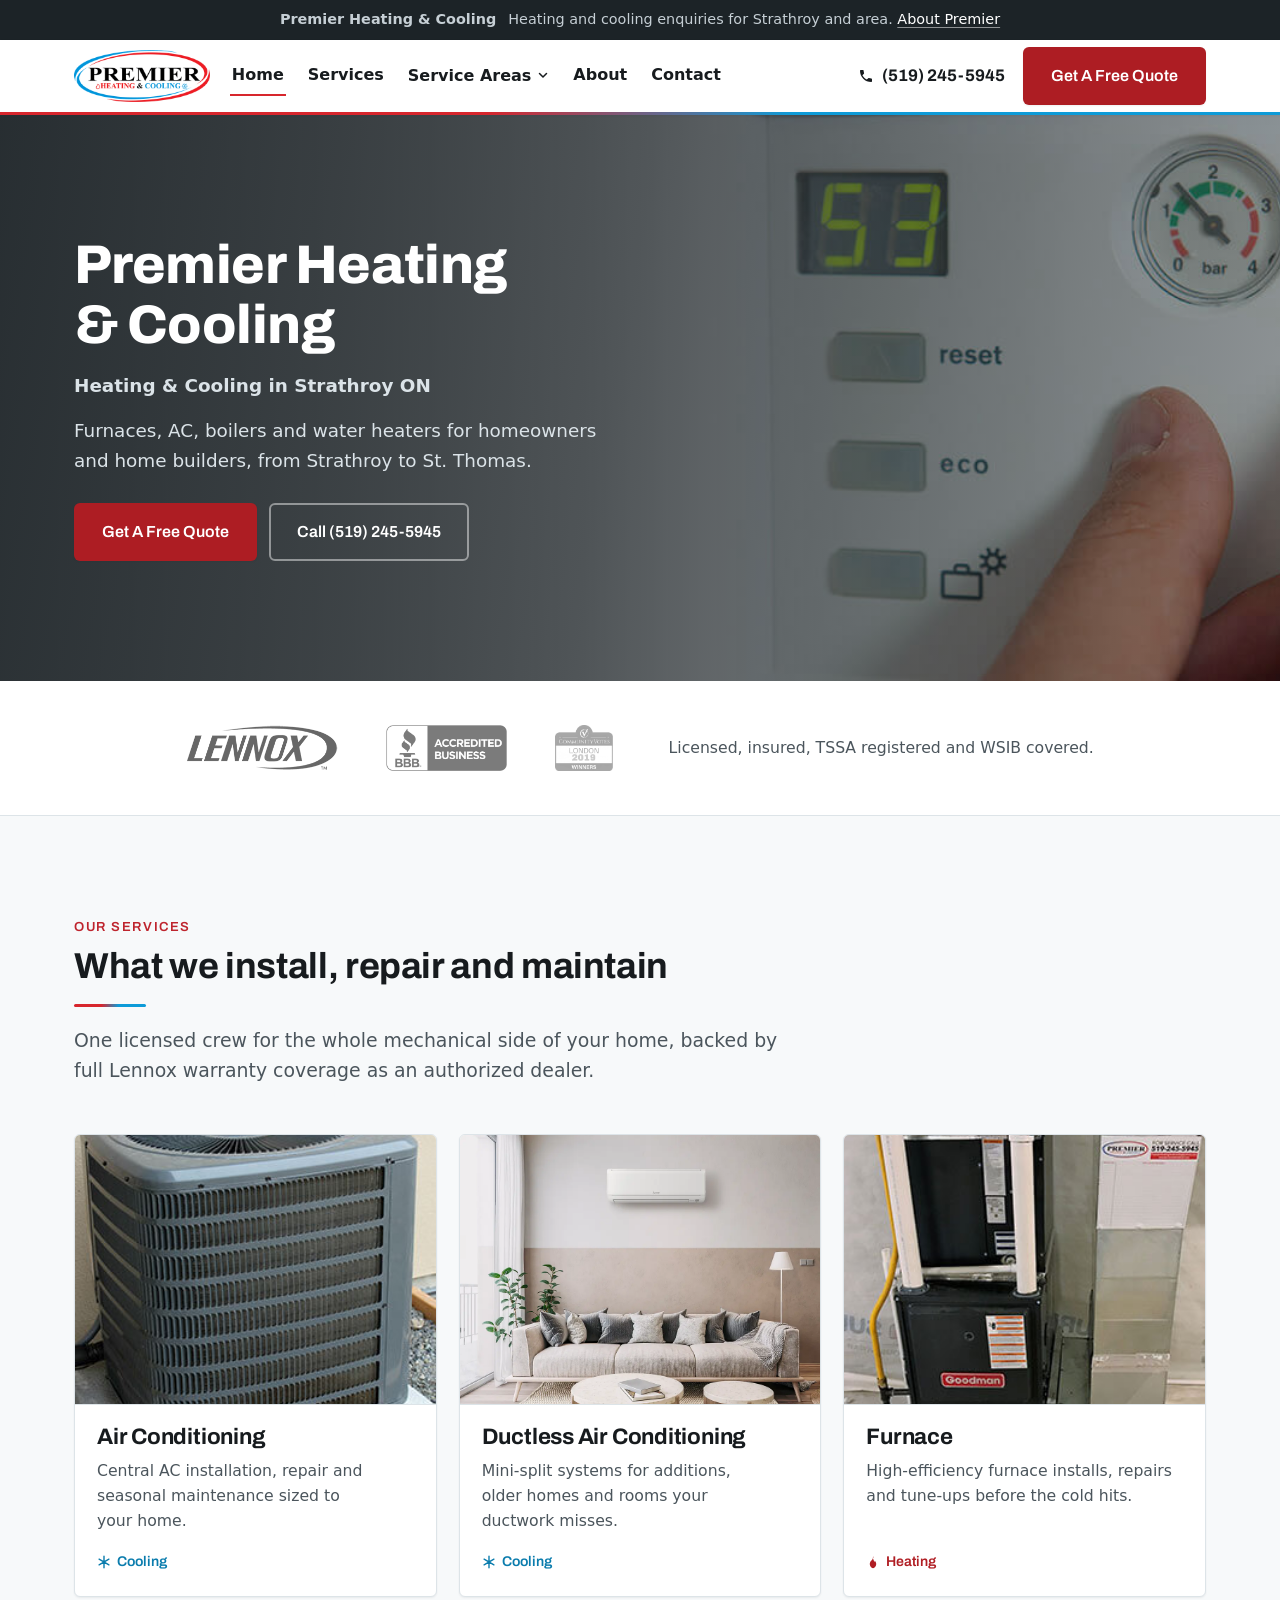
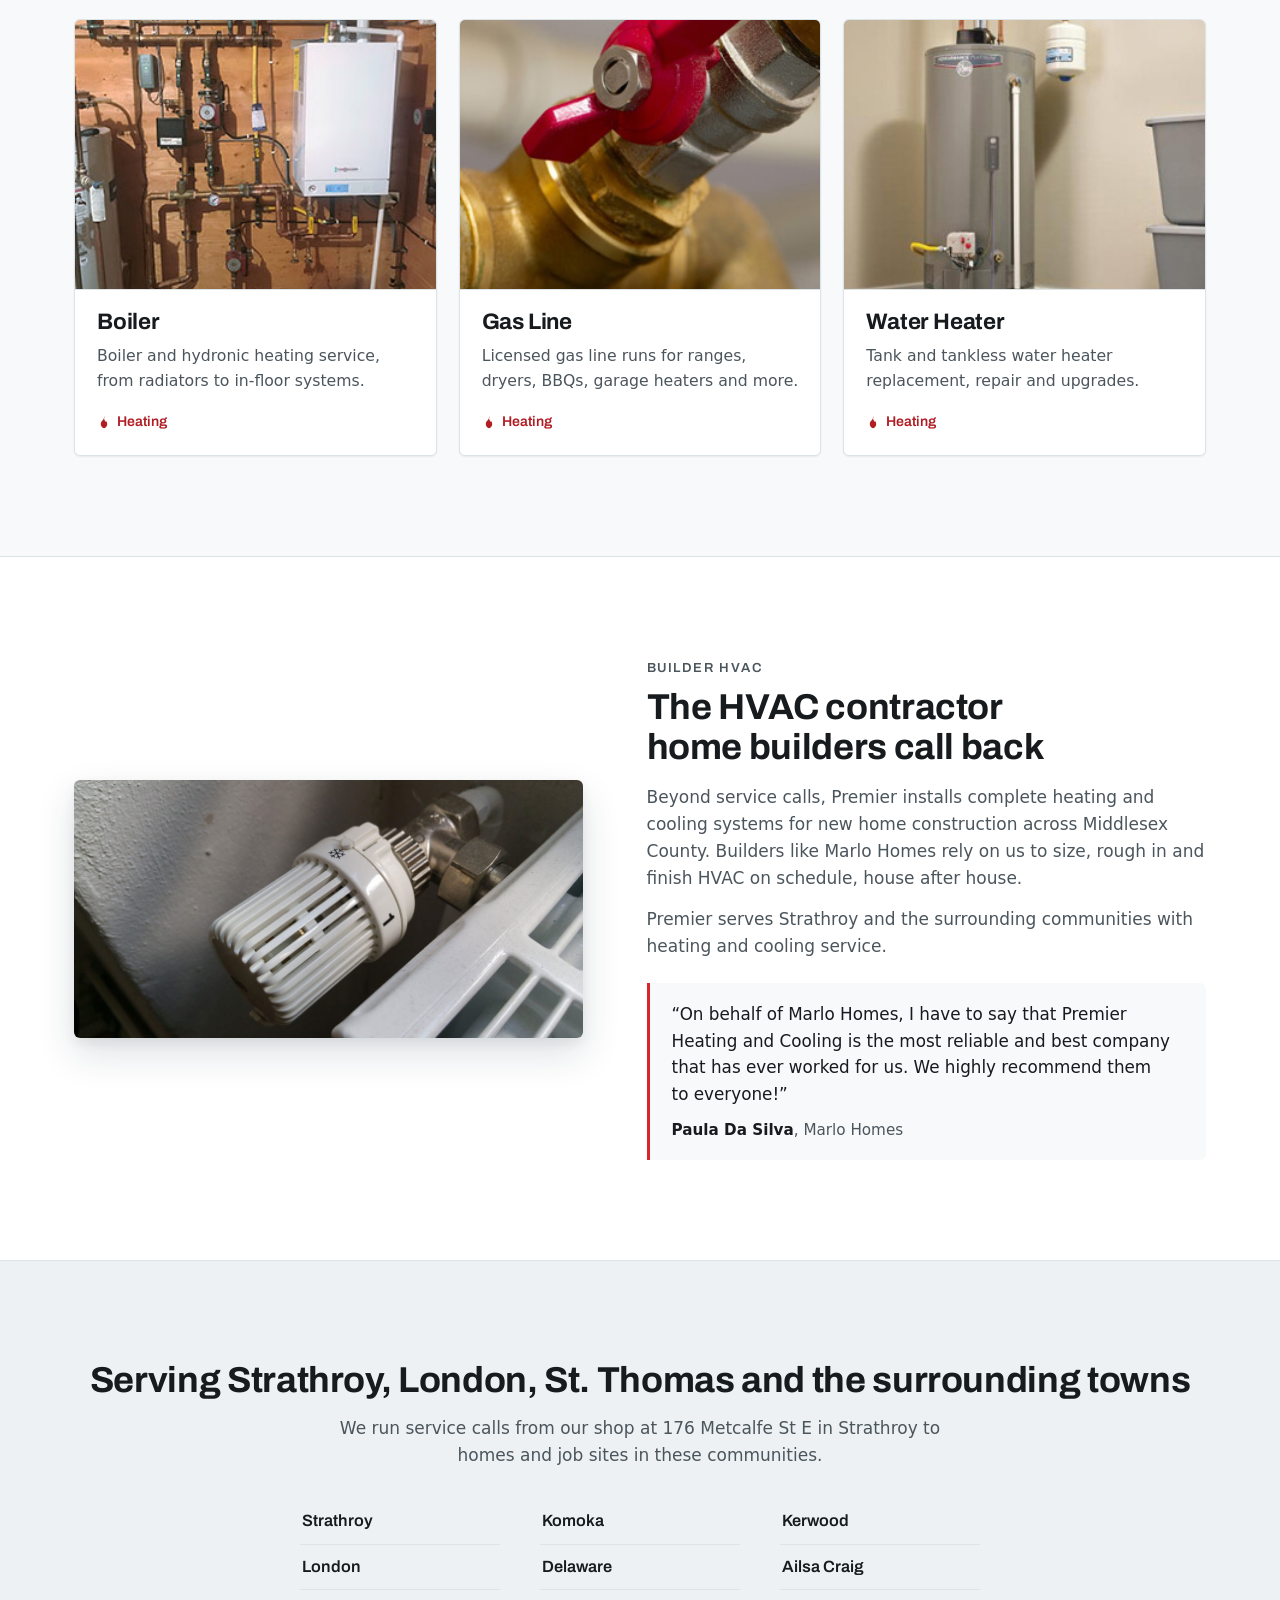
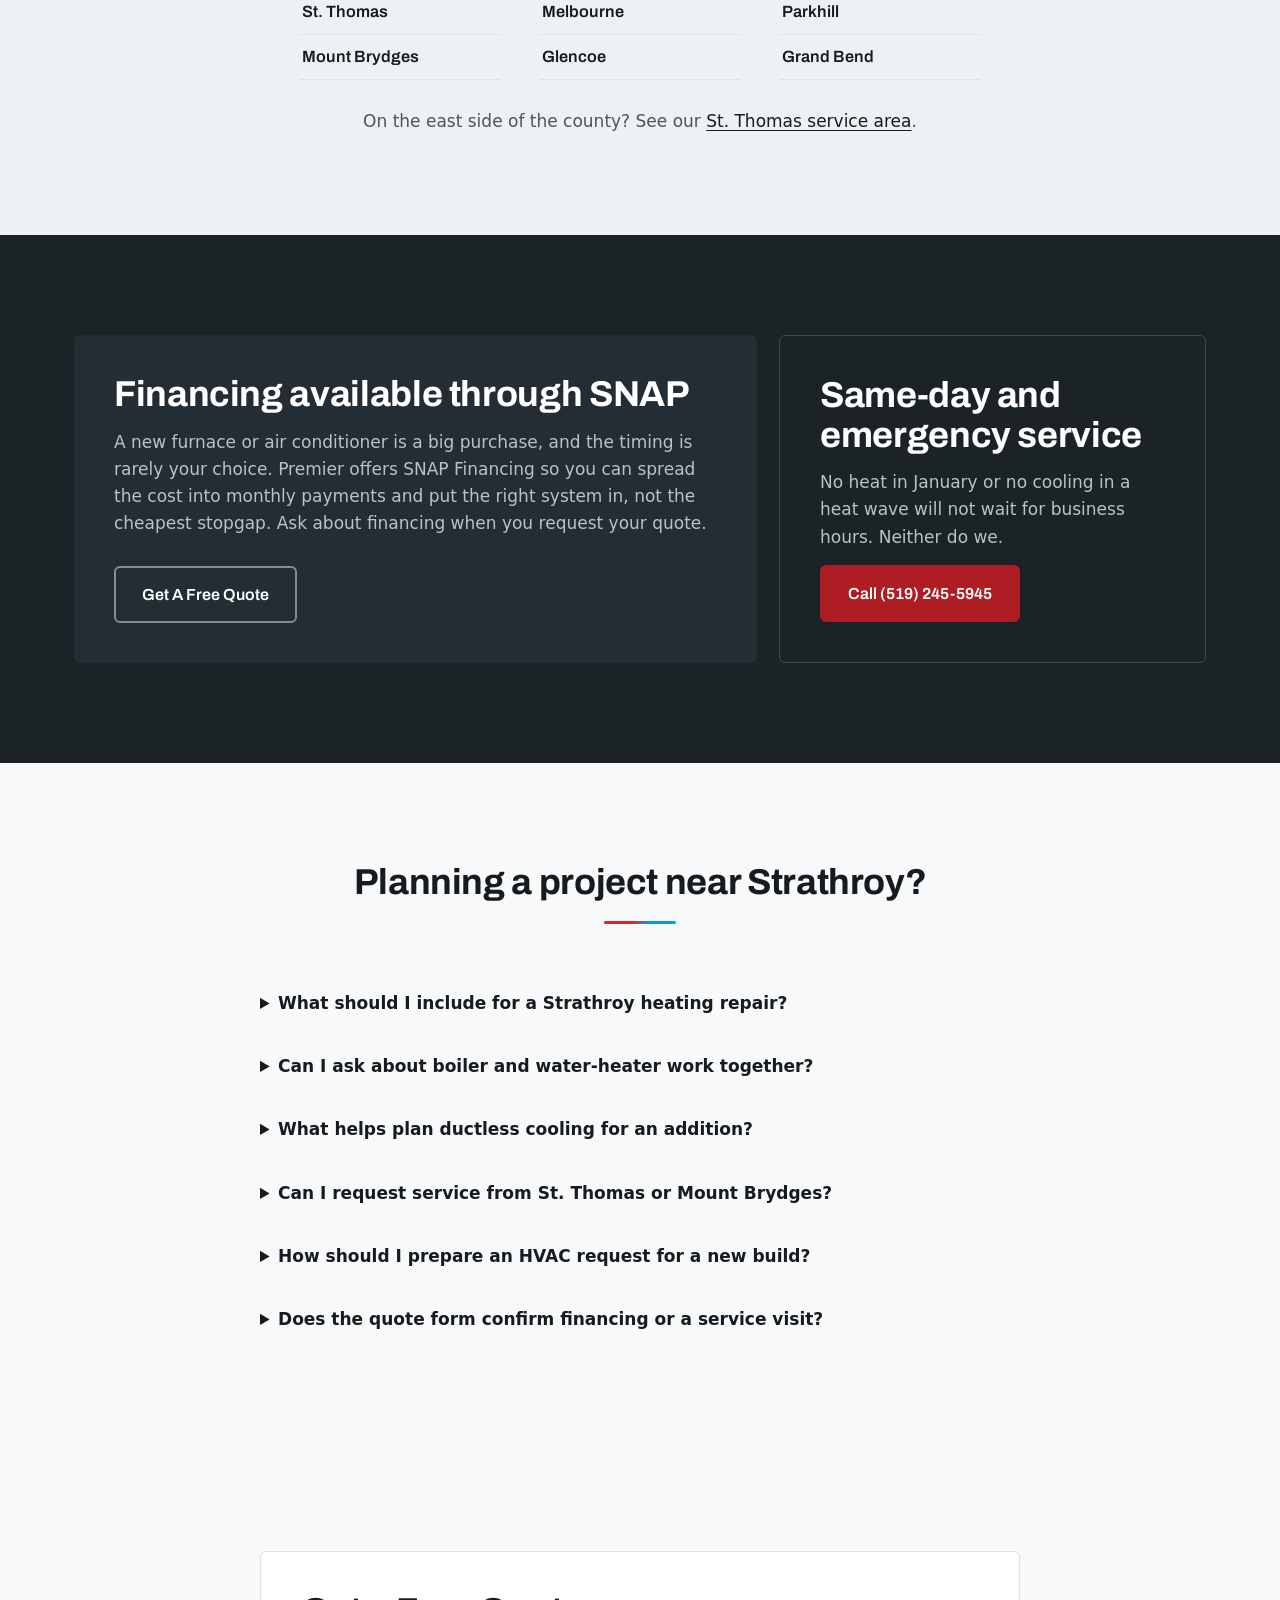
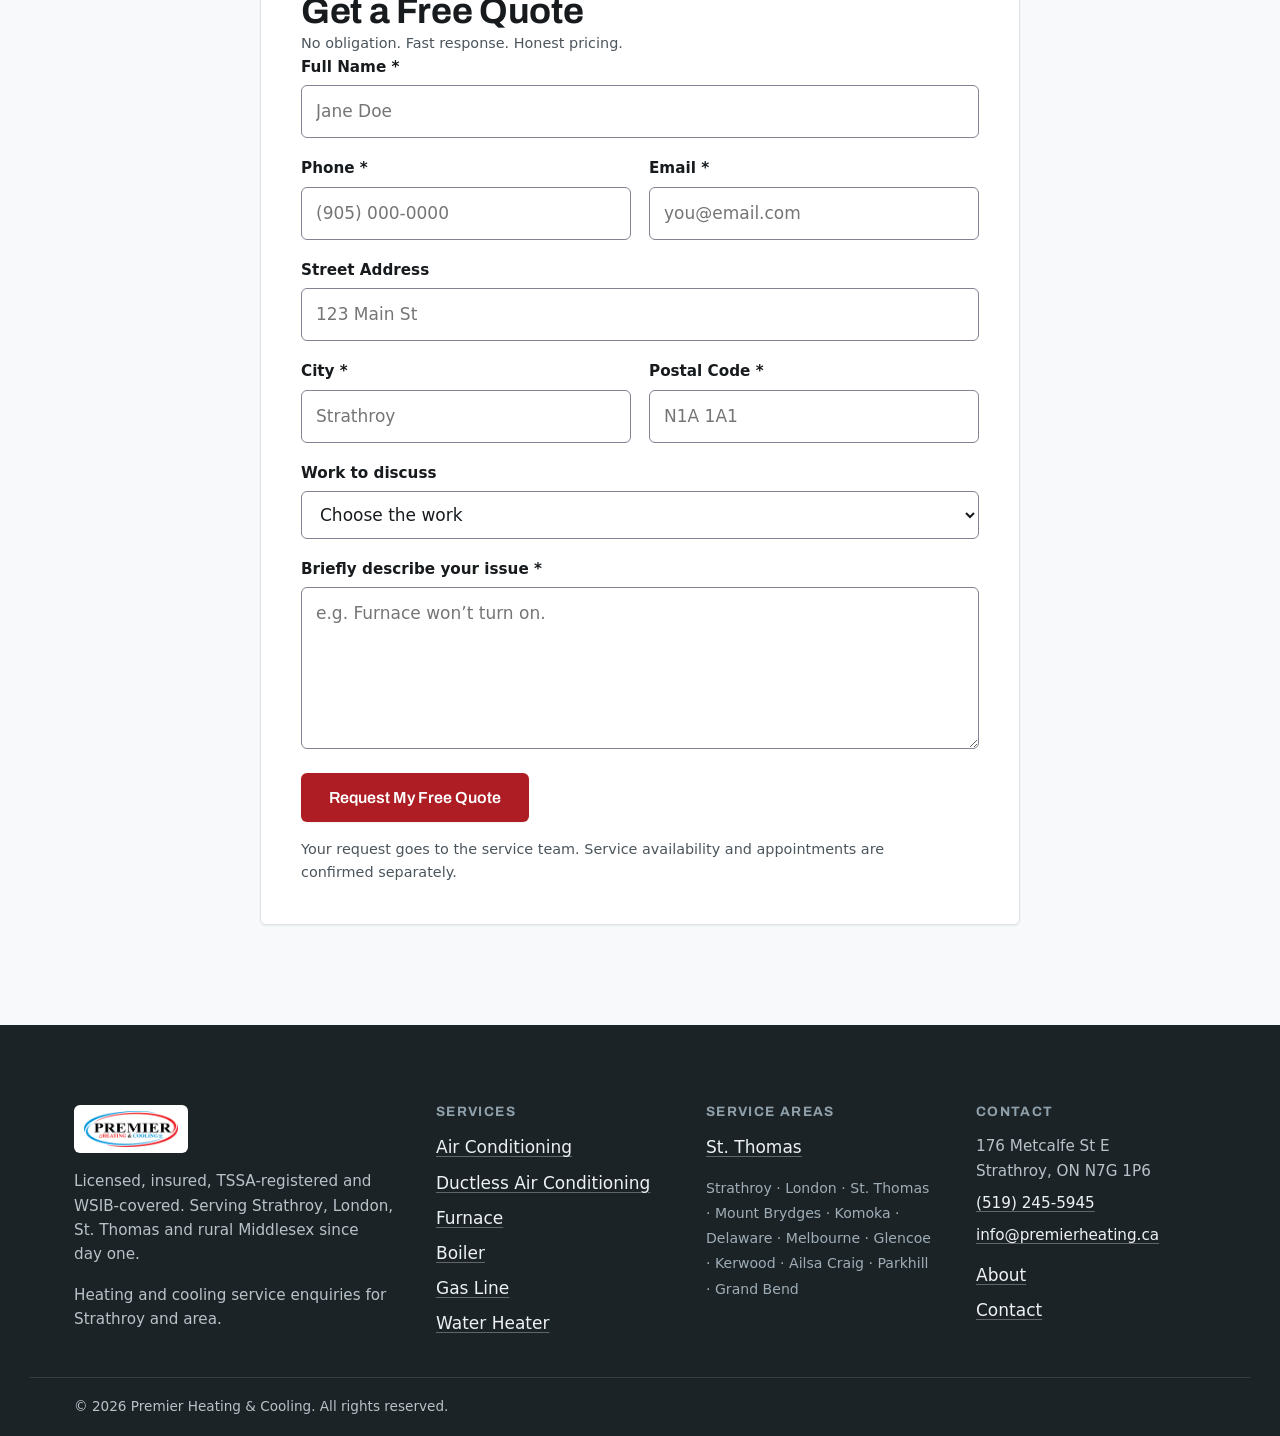
<file: index.html>
<!DOCTYPE html><html lang="en"> <head><meta charset="utf-8"><meta name="viewport" content="width=device-width, initial-scale=1"><!-- Demo build: keep out of the index until this ships to premierheating.ca --><meta name="robots" content="noindex, nofollow"><title>Furnace, AC &amp; HVAC Experts in Strathroy | Premier Heating &amp; Cooling</title><meta name="description" content="Furnace, AC, boiler and water heater service in Strathroy, London and St. Thomas from Premier Heating &#38; Cooling. Lennox authorized dealer, TSSA registered."><link rel="canonical" href="https://premier-demo.headbangermarketing.com/"><meta property="og:type" content="website"><meta property="og:site_name" content="Premier Heating &#38; Cooling"><meta property="og:title" content="Furnace, AC &#38; HVAC Experts in Strathroy | Premier Heating &#38; Cooling"><meta property="og:description" content="Furnace, AC, boiler and water heater service in Strathroy, London and St. Thomas from Premier Heating &#38; Cooling. Lennox authorized dealer, TSSA registered."><meta property="og:url" content="https://premier-demo.headbangermarketing.com/"><meta property="og:image" content="https://premier-demo.headbangermarketing.com/assets/img/og-default.jpg"><meta property="og:locale" content="en_CA"><meta name="twitter:card" content="summary_large_image"><meta name="twitter:title" content="Furnace, AC &#38; HVAC Experts in Strathroy | Premier Heating &#38; Cooling"><meta name="twitter:description" content="Furnace, AC, boiler and water heater service in Strathroy, London and St. Thomas from Premier Heating &#38; Cooling. Lennox authorized dealer, TSSA registered."><meta name="twitter:image" content="https://premier-demo.headbangermarketing.com/assets/img/og-default.jpg"><!-- No favicon for now: the wide wordmark is unreadable at 16px. Needs a
         square mark cropped from the logo ellipse before one goes back in. --><link rel="icon" href="data:,"><script type="application/ld+json">{"@context":"https://schema.org","@type":"HVACBusiness","name":"Premier Heating & Cooling","telephone":"+1-519-245-5945","email":"info@premierheating.ca","address":{"@type":"PostalAddress","streetAddress":"176 Metcalfe St E","addressLocality":"Strathroy","addressRegion":"ON","postalCode":"N7G 1P6","addressCountry":"CA"},"geo":{"@type":"GeoCoordinates","latitude":42.9565,"longitude":-81.6222},"url":"https://premierheating.ca","sameAs":["https://premierheating.ca"],"areaServed":[{"@type":"City","name":"Strathroy"},{"@type":"City","name":"London"},{"@type":"City","name":"St. Thomas"},{"@type":"City","name":"Mount Brydges"},{"@type":"City","name":"Komoka"},{"@type":"City","name":"Delaware"},{"@type":"City","name":"Melbourne"},{"@type":"City","name":"Glencoe"},{"@type":"City","name":"Kerwood"},{"@type":"City","name":"Ailsa Craig"},{"@type":"City","name":"Parkhill"},{"@type":"City","name":"Grand Bend"}]}</script><script type="application/ld+json">{"@context":"https://schema.org","@type":"FAQPage","mainEntity":[{"@type":"Question","name":"What should I include for a Strathroy heating repair?","acceptedAnswer":{"@type":"Answer","text":"Describe the equipment, fuel and symptom, and provide a model number only if the label is safely visible. Mention any previous diagnosis and whether the system still operates. The service team can then review the request before confirming an appointment."}},{"@type":"Question","name":"Can I ask about boiler and water-heater work together?","acceptedAnswer":{"@type":"Answer","text":"Identify each appliance and explain whether the concern involves room heating, domestic hot water or both. For a Strathroy home with hydronic heating, existing system records help distinguish boiler work from a separate water-heater replacement."}},{"@type":"Question","name":"What helps plan ductless cooling for an addition?","acceptedAnswer":{"@type":"Answer","text":"Include the room layout, how the addition is used and any existing heating or cooling connection. Ask how the proposed indoor and outdoor units will serve that space and what installation and finishing work the estimate includes."}},{"@type":"Question","name":"Can I request service from St. Thomas or Mount Brydges?","acceptedAnswer":{"@type":"Answer","text":"The Premier site lists Strathroy and surrounding communities, including St. Thomas, Mount Brydges, Komoka and Delaware. Give the exact address and the equipment involved so the team can confirm coverage and appointment options for your project."}},{"@type":"Question","name":"How should I prepare an HVAC request for a new build?","acceptedAnswer":{"@type":"Answer","text":"Send the plans already available, the construction stage and the decisions still open. Identify any boiler, gas-line or cooling requirements separately. Equipment selection, rough-in timing and the final scope should be agreed before installation is scheduled."}},{"@type":"Question","name":"Does the quote form confirm financing or a service visit?","acceptedAnswer":{"@type":"Answer","text":"A Premier form submission requests follow-up about the work. It does not reserve attendance or approve financing. Ask for the complete installed price and any current finance agreement, including charges and repayment conditions, before deciding."}}]}</script><link rel="stylesheet" href="/_astro/index.B-k-8vod.css">
<link rel="stylesheet" href="/_astro/index.CIqmyE7I.css"></head> <body> <a class="skip-link" href="#main" data-astro-cid-3ef6ksr2>Skip to content</a> <div class="familybar" data-astro-cid-3ef6ksr2> <div class="container familybar__row" data-astro-cid-3ef6ksr2> <span style="font-weight:700" data-astro-cid-3ef6ksr2>Premier Heating &amp; Cooling</span> <p data-astro-cid-3ef6ksr2>
Heating and cooling enquiries for Strathroy and area. <a href="/about/" data-astro-cid-3ef6ksr2>About Premier</a> </p> </div> </div> <header class="header" data-header data-astro-cid-3ef6ksr2> <div class="container header__row" data-astro-cid-3ef6ksr2> <a class="header__brand" href="/" aria-label="Premier Heating & Cooling home" data-astro-cid-3ef6ksr2> <img src="/assets/premier-logo.png" alt="Premier Heating & Cooling" width="418" height="160" loading="eager" fetchpriority="high" data-astro-cid-3ef6ksr2> </a> <button class="header__burger" type="button" aria-expanded="false" aria-controls="site-nav" data-burger data-astro-cid-3ef6ksr2> <span class="header__burger-bars" aria-hidden="true" data-astro-cid-3ef6ksr2><span data-astro-cid-3ef6ksr2></span><span data-astro-cid-3ef6ksr2></span><span data-astro-cid-3ef6ksr2></span></span> <span class="visually-hidden" data-astro-cid-3ef6ksr2>Menu</span> </button> <nav class="header__nav" id="site-nav" aria-label="Main" data-nav data-astro-cid-3ef6ksr2> <a href="/" aria-current="page" data-astro-cid-3ef6ksr2>Home</a> <a href="/services/" data-astro-cid-3ef6ksr2>Services</a> <div class="dd" data-dd data-astro-cid-3ef6ksr2> <button class="dd__toggle" type="button" aria-expanded="false" aria-controls="areas-menu" data-dd-toggle data-astro-cid-3ef6ksr2>
Service Areas
<svg class="dd__chev" width="12" height="12" viewBox="0 0 24 24" fill="none" stroke="currentColor" stroke-width="3" stroke-linecap="round" stroke-linejoin="round" aria-hidden="true" data-astro-cid-3ef6ksr2><path d="M5 9l7 7 7-7" data-astro-cid-3ef6ksr2></path></svg> </button> <ul class="dd__menu" id="areas-menu" data-dd-menu data-astro-cid-3ef6ksr2> <li data-astro-cid-3ef6ksr2> <a href="/locations/st-thomas/" data-astro-cid-3ef6ksr2>St. Thomas</a> </li> <li class="dd__all" data-astro-cid-3ef6ksr2><a href="/contact/#service-area" data-astro-cid-3ef6ksr2>All towns we serve</a></li> </ul> </div> <a href="/about/" data-astro-cid-3ef6ksr2>About</a> <a href="/contact/" data-astro-cid-3ef6ksr2>Contact</a> <div class="header__nav-cta" data-astro-cid-3ef6ksr2> <a class="btn btn--primary" href="/#quote" data-astro-cid-3ef6ksr2>Get A Free Quote</a> </div> </nav> <div class="header__actions" data-astro-cid-3ef6ksr2> <a class="header__phone" href="tel:+15192455945" data-astro-cid-3ef6ksr2> <svg width="16" height="16" viewBox="0 0 24 24" fill="currentColor" aria-hidden="true" data-astro-cid-3ef6ksr2><path d="M6.6 10.8c1.4 2.8 3.8 5.1 6.6 6.6l2.2-2.2c.3-.3.7-.4 1-.2 1.1.4 2.4.6 3.6.6.6 0 1 .4 1 1V20c0 .6-.4 1-1 1C10.6 21 3 13.4 3 4c0-.6.4-1 1-1h3.5c.6 0 1 .4 1 1 0 1.3.2 2.5.6 3.6.1.4 0 .7-.2 1l-2.3 2.2z" data-astro-cid-3ef6ksr2></path></svg> (519) 245-5945 </a> <a class="btn btn--primary header__cta" href="/#quote" data-astro-cid-3ef6ksr2>Get A Free Quote</a> </div> </div> <hr class="temp-rule" aria-hidden="true" data-astro-cid-3ef6ksr2> </header>  <script type="module">const t=document.querySelector("[data-header]");if(t){const d=t.querySelector("[data-burger]"),i=t.querySelector("[data-nav]"),s=t.querySelector("[data-dd]"),r=t.querySelector("[data-dd-toggle]"),o=t.querySelector("[data-dd-menu]"),c=()=>window.matchMedia("(max-width: 900px)").matches,n=e=>{d.setAttribute("aria-expanded",String(e)),e?i.setAttribute("data-open",""):i.removeAttribute("data-open")},a=e=>{r.setAttribute("aria-expanded",String(e)),e?o.setAttribute("data-open",""):o.removeAttribute("data-open")};d.addEventListener("click",()=>{const e=d.getAttribute("aria-expanded")==="true";n(!e),e&&a(!1)}),r.addEventListener("click",()=>a(r.getAttribute("aria-expanded")!=="true")),s.addEventListener("focusout",e=>{!c()&&e.relatedTarget&&!s.contains(e.relatedTarget)&&a(!1)}),document.addEventListener("click",e=>{t.contains(e.target)||(a(!1),n(!1))}),document.addEventListener("keydown",e=>{if(e.key==="Escape"){if(r.getAttribute("aria-expanded")==="true"){a(!1),r.focus();return}d.getAttribute("aria-expanded")==="true"&&(n(!1),d.focus())}}),window.matchMedia("(max-width: 900px)").addEventListener("change",()=>{n(!1),a(!1)})}</script> <main id="main">   <section class="hero" data-astro-cid-j7pv25f6> <img class="hero__img" src="/assets/banner-thermostat-1.jpg" alt="" width="1600" height="470" loading="eager" fetchpriority="high" data-astro-cid-j7pv25f6> <div class="hero__scrim" aria-hidden="true" data-astro-cid-j7pv25f6></div> <div class="container hero__inner" data-astro-cid-j7pv25f6> <h1 data-astro-cid-j7pv25f6>Premier Heating &amp; Cooling</h1> <span class="hero__subtitle" data-astro-cid-j7pv25f6>Heating &amp; Cooling in Strathroy ON</span> <p class="hero__sub" data-astro-cid-j7pv25f6>
Furnaces, AC, boilers and water heaters for homeowners and home builders, from Strathroy to St. Thomas.
</p> <div class="hero__cta" data-astro-cid-j7pv25f6> <a class="btn btn--primary" href="#quote" data-astro-cid-j7pv25f6>Get A Free Quote</a> <a class="btn btn--ghost-light" href="tel:+15192455945" data-astro-cid-j7pv25f6>Call (519) 245-5945</a> </div> </div> </section>  <section class="trust section--tight" data-astro-cid-j7pv25f6> <div class="container trust__inner reveal" data-astro-cid-j7pv25f6> <div class="trust__logos" data-astro-cid-j7pv25f6> <img src="/assets/lennox-logo-small.png" alt="Lennox authorized dealer" width="300" height="91" loading="lazy" data-astro-cid-j7pv25f6><img src="/assets/Better-Business-Bureau-logo-1-450x171.png" alt="Better Business Bureau" width="450" height="171" loading="lazy" data-astro-cid-j7pv25f6><img src="/assets/communityvotes-winner-logo.png" alt="CommunityVotes winner" width="350" height="279" loading="lazy" data-astro-cid-j7pv25f6> </div> <p class="trust__line" data-astro-cid-j7pv25f6>Licensed, insured, TSSA registered and WSIB covered.</p> </div> </section>  <section class="section" data-astro-cid-j7pv25f6> <div class="container reveal" data-astro-cid-j7pv25f6> <div class="section-head" data-astro-cid-j7pv25f6> <p class="eyebrow" data-astro-cid-j7pv25f6>Our services</p> <h2 data-astro-cid-j7pv25f6>What we install, repair and maintain</h2> <hr class="temp-rule temp-rule--short" data-astro-cid-j7pv25f6> <p class="lede" data-astro-cid-j7pv25f6>
One licensed crew for the whole mechanical side of your home, backed by full Lennox warranty coverage as an
          authorized dealer.
</p> </div> <div class="svc-grid" data-astro-cid-j7pv25f6> <a class="card svc" href="/services/#air-conditioning" data-astro-cid-j7pv25f6> <div class="svc__media" data-astro-cid-j7pv25f6> <img src="/assets/air-conditioner-basic-1.jpg" alt="Air Conditioning" width="300" height="300" loading="lazy" data-astro-cid-j7pv25f6> </div> <div class="svc__body" data-astro-cid-j7pv25f6> <h3 data-astro-cid-j7pv25f6>Air Conditioning</h3> <p data-astro-cid-j7pv25f6>Central AC installation, repair and seasonal maintenance sized to your home.</p> <span class="svc__temp svc__temp--cool" data-astro-cid-j7pv25f6> <svg viewBox="0 0 16 16" width="14" height="14" aria-hidden="true" fill="none" stroke="currentColor" stroke-width="1.6" stroke-linecap="round" data-astro-cid-j7pv25f6> <path d="M8 1.5v13M2.4 4.75l11.2 6.5M2.4 11.25l11.2-6.5" data-astro-cid-j7pv25f6></path> </svg> Cooling </span> </div> </a><a class="card svc" href="/services/#ductless-air-conditioning" data-astro-cid-j7pv25f6> <div class="svc__media" data-astro-cid-j7pv25f6> <img src="/assets/ductless-mini-split.webp" alt="Ductless Air Conditioning" width="1024" height="768" loading="lazy" data-astro-cid-j7pv25f6> </div> <div class="svc__body" data-astro-cid-j7pv25f6> <h3 data-astro-cid-j7pv25f6>Ductless Air Conditioning</h3> <p data-astro-cid-j7pv25f6>Mini-split systems for additions, older homes and rooms your ductwork misses.</p> <span class="svc__temp svc__temp--cool" data-astro-cid-j7pv25f6> <svg viewBox="0 0 16 16" width="14" height="14" aria-hidden="true" fill="none" stroke="currentColor" stroke-width="1.6" stroke-linecap="round" data-astro-cid-j7pv25f6> <path d="M8 1.5v13M2.4 4.75l11.2 6.5M2.4 11.25l11.2-6.5" data-astro-cid-j7pv25f6></path> </svg> Cooling </span> </div> </a><a class="card svc" href="/services/#furnace" data-astro-cid-j7pv25f6> <div class="svc__media" data-astro-cid-j7pv25f6> <img src="/assets/furnace-basic-1.jpg" alt="Furnace" width="300" height="300" loading="lazy" data-astro-cid-j7pv25f6> </div> <div class="svc__body" data-astro-cid-j7pv25f6> <h3 data-astro-cid-j7pv25f6>Furnace</h3> <p data-astro-cid-j7pv25f6>High-efficiency furnace installs, repairs and tune-ups before the cold hits.</p> <span class="svc__temp svc__temp--heat" data-astro-cid-j7pv25f6> <svg viewBox="0 0 16 16" width="14" height="14" aria-hidden="true" fill="currentColor" data-astro-cid-j7pv25f6> <path d="M8.4 1c.3 2-.4 3.2-1.5 4.4C5.7 6.7 4.3 8.1 4.3 10.4 4.3 13 6 15 8 15s3.7-2 3.7-4.6c0-1.5-.7-2.7-1.6-3.8-.2.6-.5 1-.9 1.4-.1-1.5-.5-2.9-1.6-4C7.9 3 8.2 2 8.4 1z" data-astro-cid-j7pv25f6></path> </svg> Heating </span> </div> </a><a class="card svc" href="/services/#boiler" data-astro-cid-j7pv25f6> <div class="svc__media" data-astro-cid-j7pv25f6> <img src="/assets/boiler-basic.jpg" alt="Boiler" width="300" height="300" loading="lazy" data-astro-cid-j7pv25f6> </div> <div class="svc__body" data-astro-cid-j7pv25f6> <h3 data-astro-cid-j7pv25f6>Boiler</h3> <p data-astro-cid-j7pv25f6>Boiler and hydronic heating service, from radiators to in-floor systems.</p> <span class="svc__temp svc__temp--heat" data-astro-cid-j7pv25f6> <svg viewBox="0 0 16 16" width="14" height="14" aria-hidden="true" fill="currentColor" data-astro-cid-j7pv25f6> <path d="M8.4 1c.3 2-.4 3.2-1.5 4.4C5.7 6.7 4.3 8.1 4.3 10.4 4.3 13 6 15 8 15s3.7-2 3.7-4.6c0-1.5-.7-2.7-1.6-3.8-.2.6-.5 1-.9 1.4-.1-1.5-.5-2.9-1.6-4C7.9 3 8.2 2 8.4 1z" data-astro-cid-j7pv25f6></path> </svg> Heating </span> </div> </a><a class="card svc" href="/services/#gas-line" data-astro-cid-j7pv25f6> <div class="svc__media" data-astro-cid-j7pv25f6> <img src="/assets/Gas-Line.jpg" alt="Gas Line" width="300" height="300" loading="lazy" data-astro-cid-j7pv25f6> </div> <div class="svc__body" data-astro-cid-j7pv25f6> <h3 data-astro-cid-j7pv25f6>Gas Line</h3> <p data-astro-cid-j7pv25f6>Licensed gas line runs for ranges, dryers, BBQs, garage heaters and more.</p> <span class="svc__temp svc__temp--heat" data-astro-cid-j7pv25f6> <svg viewBox="0 0 16 16" width="14" height="14" aria-hidden="true" fill="currentColor" data-astro-cid-j7pv25f6> <path d="M8.4 1c.3 2-.4 3.2-1.5 4.4C5.7 6.7 4.3 8.1 4.3 10.4 4.3 13 6 15 8 15s3.7-2 3.7-4.6c0-1.5-.7-2.7-1.6-3.8-.2.6-.5 1-.9 1.4-.1-1.5-.5-2.9-1.6-4C7.9 3 8.2 2 8.4 1z" data-astro-cid-j7pv25f6></path> </svg> Heating </span> </div> </a><a class="card svc" href="/services/#water-heater" data-astro-cid-j7pv25f6> <div class="svc__media" data-astro-cid-j7pv25f6> <img src="/assets/Water-Heater.jpg" alt="Water Heater" width="300" height="300" loading="lazy" data-astro-cid-j7pv25f6> </div> <div class="svc__body" data-astro-cid-j7pv25f6> <h3 data-astro-cid-j7pv25f6>Water Heater</h3> <p data-astro-cid-j7pv25f6>Tank and tankless water heater replacement, repair and upgrades.</p> <span class="svc__temp svc__temp--heat" data-astro-cid-j7pv25f6> <svg viewBox="0 0 16 16" width="14" height="14" aria-hidden="true" fill="currentColor" data-astro-cid-j7pv25f6> <path d="M8.4 1c.3 2-.4 3.2-1.5 4.4C5.7 6.7 4.3 8.1 4.3 10.4 4.3 13 6 15 8 15s3.7-2 3.7-4.6c0-1.5-.7-2.7-1.6-3.8-.2.6-.5 1-.9 1.4-.1-1.5-.5-2.9-1.6-4C7.9 3 8.2 2 8.4 1z" data-astro-cid-j7pv25f6></path> </svg> Heating </span> </div> </a> </div> </div> </section>  <section class="section builder" data-astro-cid-j7pv25f6> <div class="container builder__grid reveal" data-astro-cid-j7pv25f6> <figure class="builder__media" data-astro-cid-j7pv25f6> <img src="/assets/crew.jpg" alt="Radiator on a hydronic heating system installed by Premier" width="1030" height="521" loading="lazy" data-astro-cid-j7pv25f6> </figure> <div class="builder__copy" data-astro-cid-j7pv25f6> <p class="eyebrow" data-astro-cid-j7pv25f6>Builder HVAC</p> <h2 data-astro-cid-j7pv25f6>The HVAC contractor home builders call back</h2> <p data-astro-cid-j7pv25f6>
Beyond service calls, Premier installs complete heating and cooling systems for new home construction across
          Middlesex County. Builders like Marlo Homes rely on us to size, rough in and finish HVAC on schedule, house
          after house.
</p> <p data-astro-cid-j7pv25f6>
Premier serves Strathroy and the surrounding communities with heating and cooling service.
</p> <blockquote class="builder__quote" data-astro-cid-j7pv25f6> <p data-astro-cid-j7pv25f6>“On behalf of Marlo Homes, I have to say that Premier Heating and Cooling is the most reliable and best company that has ever worked for us. We highly recommend them to everyone!”</p> <footer data-astro-cid-j7pv25f6> <cite data-astro-cid-j7pv25f6>Paula Da Silva</cite>, Marlo Homes </footer> </blockquote> </div> </div> </section>  <section class="section bg-steel areas" data-astro-cid-j7pv25f6> <div class="container areas__inner reveal" data-astro-cid-j7pv25f6> <h2 data-astro-cid-j7pv25f6>Serving Strathroy, London, St. Thomas and the surrounding towns</h2> <p class="areas__note" data-astro-cid-j7pv25f6>
We run service calls from our shop at 176 Metcalfe St E in Strathroy to homes and job sites in these communities.
</p> <ul class="area-list" data-astro-cid-j7pv25f6> <li data-astro-cid-j7pv25f6>Strathroy</li><li data-astro-cid-j7pv25f6>London</li><li data-astro-cid-j7pv25f6>St. Thomas</li><li data-astro-cid-j7pv25f6>Mount Brydges</li><li data-astro-cid-j7pv25f6>Komoka</li><li data-astro-cid-j7pv25f6>Delaware</li><li data-astro-cid-j7pv25f6>Melbourne</li><li data-astro-cid-j7pv25f6>Glencoe</li><li data-astro-cid-j7pv25f6>Kerwood</li><li data-astro-cid-j7pv25f6>Ailsa Craig</li><li data-astro-cid-j7pv25f6>Parkhill</li><li data-astro-cid-j7pv25f6>Grand Bend</li> </ul> <p class="areas__link" data-astro-cid-j7pv25f6>
On the east side of the county? See our <a href="/locations/st-thomas/" data-astro-cid-j7pv25f6>St. Thomas service area</a>.
</p> </div> </section>  <section class="section bg-graphite" data-astro-cid-j7pv25f6> <div class="container band-grid reveal" data-astro-cid-j7pv25f6> <div class="band-panel band-panel--wide" data-astro-cid-j7pv25f6> <h2 data-astro-cid-j7pv25f6>Financing available through SNAP</h2> <p data-astro-cid-j7pv25f6>
A new furnace or air conditioner is a big purchase, and the timing is rarely your choice. Premier offers SNAP
          Financing so you can spread the cost into monthly payments and put the right system in, not the cheapest
          stopgap. Ask about financing when you request your quote.
</p> <a class="btn btn--ghost-light" href="#quote" data-astro-cid-j7pv25f6>Get A Free Quote</a> </div> <div class="band-panel band-panel--narrow" data-astro-cid-j7pv25f6> <h2 data-astro-cid-j7pv25f6>Same-day and emergency service</h2> <p data-astro-cid-j7pv25f6>No heat in January or no cooling in a heat wave will not wait for business hours. Neither do we.</p> <a class="btn btn--primary" href="tel:+15192455945" data-astro-cid-j7pv25f6>Call (519) 245-5945</a> </div> </div> </section> <section class="section premier-faq" data-astro-cid-j7pv25f6> <div class="container" data-astro-cid-j7pv25f6> <div class="section-head section-head--center" data-astro-cid-j7pv25f6><h2 data-astro-cid-j7pv25f6>Planning a project near Strathroy?</h2><hr class="temp-rule temp-rule--short" data-astro-cid-j7pv25f6></div> <div class="premier-faq__list" data-astro-cid-j7pv25f6><details data-astro-cid-j7pv25f6><summary data-astro-cid-j7pv25f6>What should I include for a Strathroy heating repair?</summary><p data-astro-cid-j7pv25f6>Describe the equipment, fuel and symptom, and provide a model number only if the label is safely visible. Mention any previous diagnosis and whether the system still operates. The service team can then review the request before confirming an appointment.</p></details><details data-astro-cid-j7pv25f6><summary data-astro-cid-j7pv25f6>Can I ask about boiler and water-heater work together?</summary><p data-astro-cid-j7pv25f6>Identify each appliance and explain whether the concern involves room heating, domestic hot water or both. For a Strathroy home with hydronic heating, existing system records help distinguish boiler work from a separate water-heater replacement.</p></details><details data-astro-cid-j7pv25f6><summary data-astro-cid-j7pv25f6>What helps plan ductless cooling for an addition?</summary><p data-astro-cid-j7pv25f6>Include the room layout, how the addition is used and any existing heating or cooling connection. Ask how the proposed indoor and outdoor units will serve that space and what installation and finishing work the estimate includes.</p></details><details data-astro-cid-j7pv25f6><summary data-astro-cid-j7pv25f6>Can I request service from St. Thomas or Mount Brydges?</summary><p data-astro-cid-j7pv25f6>The Premier site lists Strathroy and surrounding communities, including St. Thomas, Mount Brydges, Komoka and Delaware. Give the exact address and the equipment involved so the team can confirm coverage and appointment options for your project.</p></details><details data-astro-cid-j7pv25f6><summary data-astro-cid-j7pv25f6>How should I prepare an HVAC request for a new build?</summary><p data-astro-cid-j7pv25f6>Send the plans already available, the construction stage and the decisions still open. Identify any boiler, gas-line or cooling requirements separately. Equipment selection, rough-in timing and the final scope should be agreed before installation is scheduled.</p></details><details data-astro-cid-j7pv25f6><summary data-astro-cid-j7pv25f6>Does the quote form confirm financing or a service visit?</summary><p data-astro-cid-j7pv25f6>A Premier form submission requests follow-up about the work. It does not reserve attendance or approve financing. Ask for the complete installed price and any current finance agreement, including charges and repayment conditions, before deciding.</p></details></div> </div> </section>  <section class="section" id="quote" data-astro-cid-j7pv25f6> <div class="container quote reveal" data-astro-cid-j7pv25f6> <form class="card quote__card" id="quote-form" action="https://auto.sdagents.ai/webhook/hvac-sites" method="POST" onsubmit="if(this.dataset.intakeReady !== 'true') return false" data-quote-contract="2026-10-15" novalidate data-astro-cid-j7pv25f6> <h2 data-quote-heading data-astro-cid-j7pv25f6>Get a Free Quote</h2> <p class="quote__hint" data-quote-support data-astro-cid-j7pv25f6>No obligation. Fast response. Honest pricing.</p> <div class="form-grid" data-astro-cid-j7pv25f6> <div class="field field--full" data-astro-cid-j7pv25f6><label for="q-name" data-astro-cid-j7pv25f6>Full Name *</label><input id="q-name" name="name" data-quote-field="name" type="text" autocomplete="name" placeholder="Jane Doe" required data-astro-cid-j7pv25f6><p class="error" id="q-name-error" data-astro-cid-j7pv25f6>Enter your full name.</p></div> <div class="field" data-contact-field="phone" data-astro-cid-j7pv25f6><label for="q-phone" data-astro-cid-j7pv25f6>Phone *</label><input id="q-phone" name="phone" data-quote-field="phone" type="tel" autocomplete="tel" placeholder="(905) 000-0000" required data-astro-cid-j7pv25f6><p class="error" id="q-phone-error" data-astro-cid-j7pv25f6>Enter a valid phone number with at least 10 digits.</p></div> <div class="field" data-contact-field="email" data-astro-cid-j7pv25f6><label for="q-email" data-astro-cid-j7pv25f6>Email *</label><input id="q-email" name="email" data-quote-field="email" type="email" autocomplete="email" placeholder="you@email.com" required data-astro-cid-j7pv25f6><p class="error" id="q-email-error" data-astro-cid-j7pv25f6>Enter a valid email address.</p></div> <div class="field field--full" data-astro-cid-j7pv25f6><label for="q-address" data-astro-cid-j7pv25f6>Street Address</label><input id="q-address" name="address" data-quote-field="address" type="text" autocomplete="address-line1" placeholder="123 Main St" data-astro-cid-j7pv25f6></div> <div class="field" data-astro-cid-j7pv25f6><label for="q-city" data-astro-cid-j7pv25f6>City *</label><input id="q-city" name="city" data-quote-field="city" type="text" autocomplete="address-level2" placeholder="Strathroy" required data-astro-cid-j7pv25f6><p class="error" id="q-city-error" data-astro-cid-j7pv25f6>Enter the property city.</p></div> <div class="field" data-astro-cid-j7pv25f6><label for="q-postal" data-astro-cid-j7pv25f6>Postal Code *</label><input id="q-postal" name="postal" data-quote-field="postal" type="text" autocomplete="postal-code" placeholder="N1A 1A1" required data-astro-cid-j7pv25f6><p class="error" id="q-postal-error" data-astro-cid-j7pv25f6>Enter a valid Canadian postal code.</p></div> <div class="field field--full" data-astro-cid-j7pv25f6><label for="q-service" data-astro-cid-j7pv25f6>Work to discuss</label><select id="q-service" name="service" data-quote-field="service" data-astro-cid-j7pv25f6><option value="" data-astro-cid-j7pv25f6>Choose the work</option><option data-astro-cid-j7pv25f6>Furnace repair</option><option data-astro-cid-j7pv25f6>Air conditioning</option><option data-astro-cid-j7pv25f6>Boilers</option><option data-astro-cid-j7pv25f6>Water heaters</option><option data-astro-cid-j7pv25f6>Gas lines</option><option data-astro-cid-j7pv25f6>Other heating or cooling work</option></select></div> <div class="field field--full" data-astro-cid-j7pv25f6><label for="q-message" data-astro-cid-j7pv25f6>Briefly describe your issue *</label><textarea id="q-message" name="message" data-quote-field="message" rows="5" autocomplete="off" placeholder="e.g. Furnace won’t turn on." required data-astro-cid-j7pv25f6></textarea><p class="error" id="q-message-error" data-astro-cid-j7pv25f6>Briefly describe the work you need.</p></div> <div class="visually-hidden" aria-hidden="true" data-astro-cid-j7pv25f6><label for="q-company" data-astro-cid-j7pv25f6>Company</label><input id="q-company" name="company" type="text" tabindex="-1" autocomplete="off" data-astro-cid-j7pv25f6></div> </div> <div class="quote__actions" data-astro-cid-j7pv25f6> <button class="btn btn--primary" type="submit" disabled data-astro-cid-j7pv25f6>Request My Free Quote</button> <p class="quote__hint form-fallback" data-astro-cid-j7pv25f6>If this form has not loaded, <a href="mailto:info@premierheating.ca" data-astro-cid-j7pv25f6>email us</a> to request a follow-up.</p> <p class="quote__hint" role="status" aria-live="polite" aria-atomic="true" data-astro-cid-j7pv25f6>Your request goes to the service team. Service availability and appointments are confirmed separately.</p> </div> </form> <div id="quote-success" class="card quote__card quote__success" role="status" hidden data-astro-cid-j7pv25f6> <h3 data-astro-cid-j7pv25f6>Request received</h3> <p data-astro-cid-j7pv25f6>Your request has been accepted. The service team will review it and confirm service availability and the next step.</p> <p data-astro-cid-j7pv25f6>
If you need to discuss the request, call <a href="tel:+15192455945" data-astro-cid-j7pv25f6>(519) 245-5945</a> or email
<a href="mailto:info@premierheating.ca" data-astro-cid-j7pv25f6>info@premierheating.ca</a> and we will take the details over the phone.
</p> </div> </div> </section> <script>
    (function () {
      var form = document.getElementById('quote-form');
      if (!form) return;
      var success = document.getElementById('quote-success');
      var preferred = { value: 'email' };
      var received = false;
      var submitButton = form.querySelector('button[type="submit"]');
      var fallback = form.querySelector('.form-fallback');
      if (!submitButton || !success) return;
      form.querySelectorAll('[data-contact-field]').forEach(function (field) {
        field.hidden = false;
        field.querySelector('input').required = true;
      });

      var rules = [
        { id: 'q-name', valid: function (v) { return v.trim().length >= 2; } },
        { id: 'q-phone', valid: function (v) { var digits = v.replace(/\D/g, ''); return /^[+()\d\s.\-]+$/.test(v) && digits.length >= 10 && digits.length <= 15; } },
        { id: 'q-email', valid: function (v) { return /^[^\s@]+@[^\s@]+\.[^\s@]+$/.test(v.trim()); } },
        { id: 'q-city', valid: function (v) { return Boolean(v.trim()); } },
        { id: 'q-postal', valid: function (v) { return /^[ABCEGHJ-NPRSTVXY]\d[ABCEGHJ-NPRSTVWXYZ][ -]?\d[ABCEGHJ-NPRSTVWXYZ]\d$/i.test(v.trim()); } },
        { id: 'q-message', valid: function (v) { return Boolean(v.trim()); } },
      ];

      function check(rule) {
        var input = document.getElementById(rule.id);
        var field = input.closest('.field');
        var ok = rule.valid(input.value);
        field.classList.toggle('invalid', !ok);
        input.setAttribute('aria-invalid', ok ? 'false' : 'true');
        if (ok) {
          input.removeAttribute('aria-describedby');
        } else {
          input.setAttribute('aria-describedby', rule.id + '-error');
        }
        return ok;
      }

      rules.forEach(function (rule) {
        var input = document.getElementById(rule.id);
        input.addEventListener('blur', function () {
          check(rule);
        });
        input.addEventListener('input', function () {
          if (input.closest('.field').classList.contains('invalid')) check(rule);
        });
      });

      form.addEventListener('submit', async function (e) {
        e.preventDefault();
        if (received) return;
        // Honeypot: real visitors never see or fill this field.
        var trap = document.getElementById('q-company');
        if (trap && trap.value) return;

        var firstBad = null;
        rules.forEach(function (rule) {
          if (!check(rule) && !firstBad) firstBad = document.getElementById(rule.id);
        });
        if (firstBad) {
          firstBad.focus();
          return;
        }

        var button = form.querySelector('button[type="submit"]');
        var status = form.querySelector('[role="status"]');
        if (!button || button.disabled) return;
        var fields = Array.from(form.querySelectorAll('input, select, textarea'));
        var data = new FormData(form);
        var submittedChannel = preferred.value;
        var payload = new URLSearchParams({
          '1.3': String(data.get('name') || '').trim(), '4': String(data.get('phone') || '').trim(),
          '2': String(data.get('email') || '').trim(), '3': (data.get('service') ? 'Service: ' + data.get('service') + ' | ' : '') + String(data.get('message') || '').trim(),
          '5.1': String(data.get('address') || '').trim(), '5.3': String(data.get('city') || '').trim(), '5.5': String(data.get('postal') || '').trim(), source_url: window.location.href, date_created: new Date().toISOString(),
        });
        button.disabled = true;
        button.textContent = 'Sending...';
        fields.forEach(function (field) { field.disabled = true; });
        form.setAttribute('aria-busy', 'true');
        if (status) status.textContent = 'Sending your request...';
        var controller = new AbortController();
        var timer = window.setTimeout(function () { controller.abort(); }, 90000);
        try {
          var response = await fetch(form.action, {
            method: 'POST', mode: 'cors', headers: { 'Content-Type': 'application/x-www-form-urlencoded;charset=UTF-8' },
            body: payload.toString(), signal: controller.signal,
          });
          var result = await response.json();
          if (!response.ok || !result || typeof result !== 'object' || Array.isArray(result) || result.error || result.success === false || result.accepted === false || result.ok === false || result.failed === true || result.rejected === true || result.receipt === 'not_confirmed'
            || (Array.isArray(result.errors) ? result.errors.length > 0 : Boolean(result.errors)) || /^(error|failed|failure|rejected|denied)$/i.test(String(result.status || ''))
            || (result.success !== true && result.accepted !== true)) throw new Error('Acceptance not confirmed');
          received = true;
          form.hidden = true;
          success.querySelector('p').textContent = 'Your request has been accepted. The service team will follow up by ' + (submittedChannel === 'email' ? 'email' : 'phone') + ' to confirm service availability and the next step. Submission does not book an appointment.';
          success.hidden = false;
          var heading = success.querySelector('h2, h3');
          heading.setAttribute('tabindex', '-1');
          heading.focus();
        } catch (error) {
          if (fallback) fallback.hidden = false;
          if (status) status.textContent = 'We could not confirm your request. Your details are still here. Please try again, call (519) 245-5945 or use the email link below.';
        } finally {
          window.clearTimeout(timer);
          button.disabled = received;
          button.textContent = 'Request My Free Quote';
          fields.forEach(function (field) { field.disabled = false; });
          form.removeAttribute('aria-busy');
        }
      });
      form.dataset.intakeReady = 'true';
      submitButton.disabled = false;
      if (fallback) fallback.hidden = true;
    })();
  </script>  </main> <footer class="footer bg-graphite" data-astro-cid-sz7xmlte> <div class="container footer__grid" data-astro-cid-sz7xmlte> <div class="footer__brand" data-astro-cid-sz7xmlte> <img src="/assets/premier-logo.png" alt="Premier Heating & Cooling" width="418" height="160" loading="lazy" data-astro-cid-sz7xmlte> <p data-astro-cid-sz7xmlte>
Licensed, insured, TSSA-registered and WSIB-covered. Serving Strathroy,
        London, St. Thomas and rural Middlesex since day one.
</p> <p class="footer__family" data-astro-cid-sz7xmlte>
Heating and cooling service enquiries for Strathroy and area.
</p> </div> <nav class="footer__col" aria-label="Services" data-astro-cid-sz7xmlte> <h3 data-astro-cid-sz7xmlte>Services</h3> <ul data-astro-cid-sz7xmlte> <li data-astro-cid-sz7xmlte><a href="/services/#air-conditioning" data-astro-cid-sz7xmlte>Air Conditioning</a></li><li data-astro-cid-sz7xmlte><a href="/services/#ductless-air-conditioning" data-astro-cid-sz7xmlte>Ductless Air Conditioning</a></li><li data-astro-cid-sz7xmlte><a href="/services/#furnace" data-astro-cid-sz7xmlte>Furnace</a></li><li data-astro-cid-sz7xmlte><a href="/services/#boiler" data-astro-cid-sz7xmlte>Boiler</a></li><li data-astro-cid-sz7xmlte><a href="/services/#gas-line" data-astro-cid-sz7xmlte>Gas Line</a></li><li data-astro-cid-sz7xmlte><a href="/services/#water-heater" data-astro-cid-sz7xmlte>Water Heater</a></li> </ul> </nav> <nav class="footer__col" aria-label="Service areas" data-astro-cid-sz7xmlte> <h3 data-astro-cid-sz7xmlte>Service Areas</h3> <ul data-astro-cid-sz7xmlte> <li data-astro-cid-sz7xmlte><a href="/locations/st-thomas/" data-astro-cid-sz7xmlte>St. Thomas</a></li> </ul> <p class="footer__areas" data-astro-cid-sz7xmlte>Strathroy · London · St. Thomas · Mount Brydges · Komoka · Delaware · Melbourne · Glencoe · Kerwood · Ailsa Craig · Parkhill · Grand Bend</p> </nav> <div class="footer__col" data-astro-cid-sz7xmlte> <h3 data-astro-cid-sz7xmlte>Contact</h3> <address data-astro-cid-sz7xmlte> <p data-astro-cid-sz7xmlte>176 Metcalfe St E<br data-astro-cid-sz7xmlte>Strathroy, ON N7G 1P6</p> <p data-astro-cid-sz7xmlte><a href="tel:+15192455945" data-astro-cid-sz7xmlte>(519) 245-5945</a></p> <p data-astro-cid-sz7xmlte><a href="mailto:info@premierheating.ca" data-astro-cid-sz7xmlte>info@premierheating.ca</a></p> </address> <ul class="footer__pages" data-astro-cid-sz7xmlte> <li data-astro-cid-sz7xmlte><a href="/about/" data-astro-cid-sz7xmlte>About</a></li> <li data-astro-cid-sz7xmlte><a href="/contact/" data-astro-cid-sz7xmlte>Contact</a></li> </ul> </div> </div> <div class="container footer__legal" data-astro-cid-sz7xmlte> <p data-astro-cid-sz7xmlte>&copy; 2026 Premier Heating &amp; Cooling. All rights reserved.</p> </div> </footer>  <div class="callbar"> <a class="btn btn--primary" href="tel:+15192455945">Call (519) 245-5945</a> <a class="btn btn--ghost-light" href="/#quote">Get A Free Quote</a> </div> <script type="module">const t=()=>{document.getElementById(location.hash.slice(1))?.querySelector('input:not([tabindex="-1"]), select, textarea')?.focus({preventScroll:!0})};window.addEventListener("hashchange",t);window.addEventListener("load",()=>window.requestAnimationFrame(t));document.addEventListener("click",n=>{const e=n.target.closest('a[href*="#"]');e&&e.origin===location.origin&&e.pathname===location.pathname&&window.setTimeout(t,0)});t();</script> </body> </html>
</file>
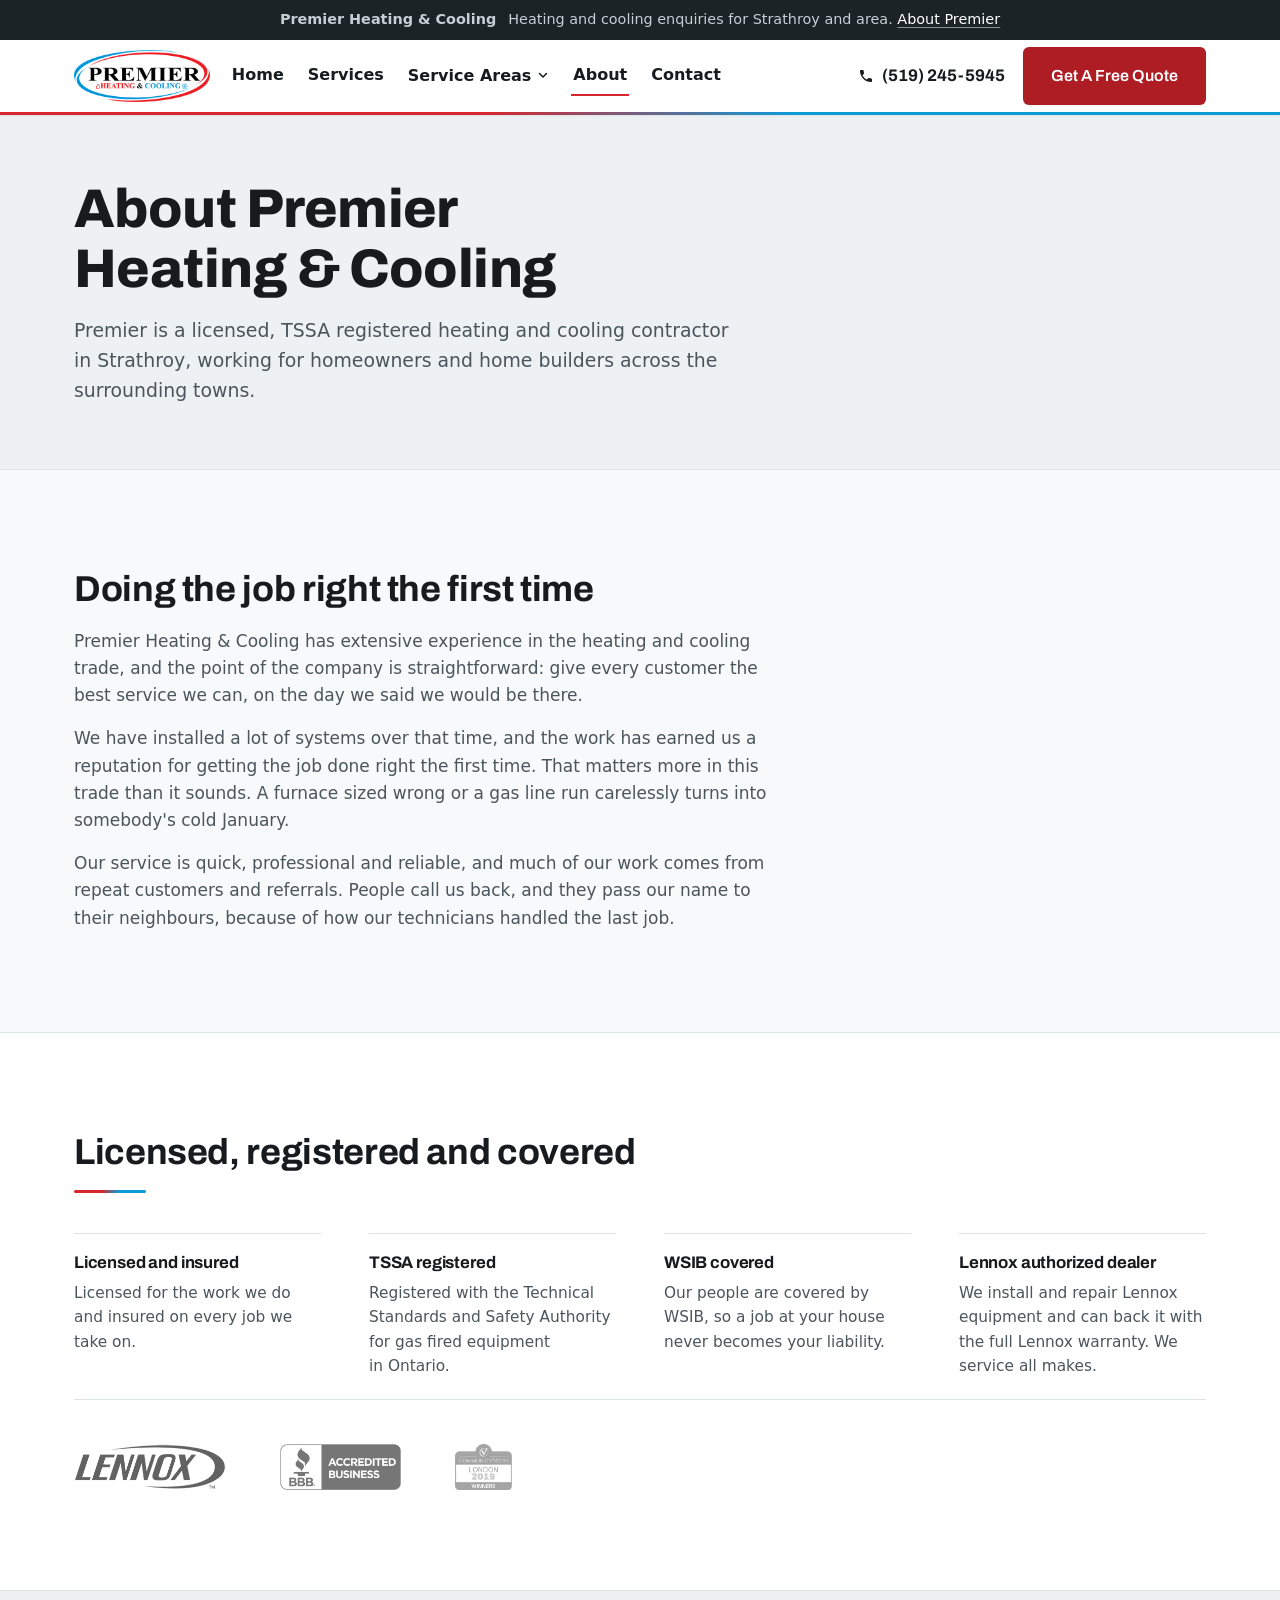
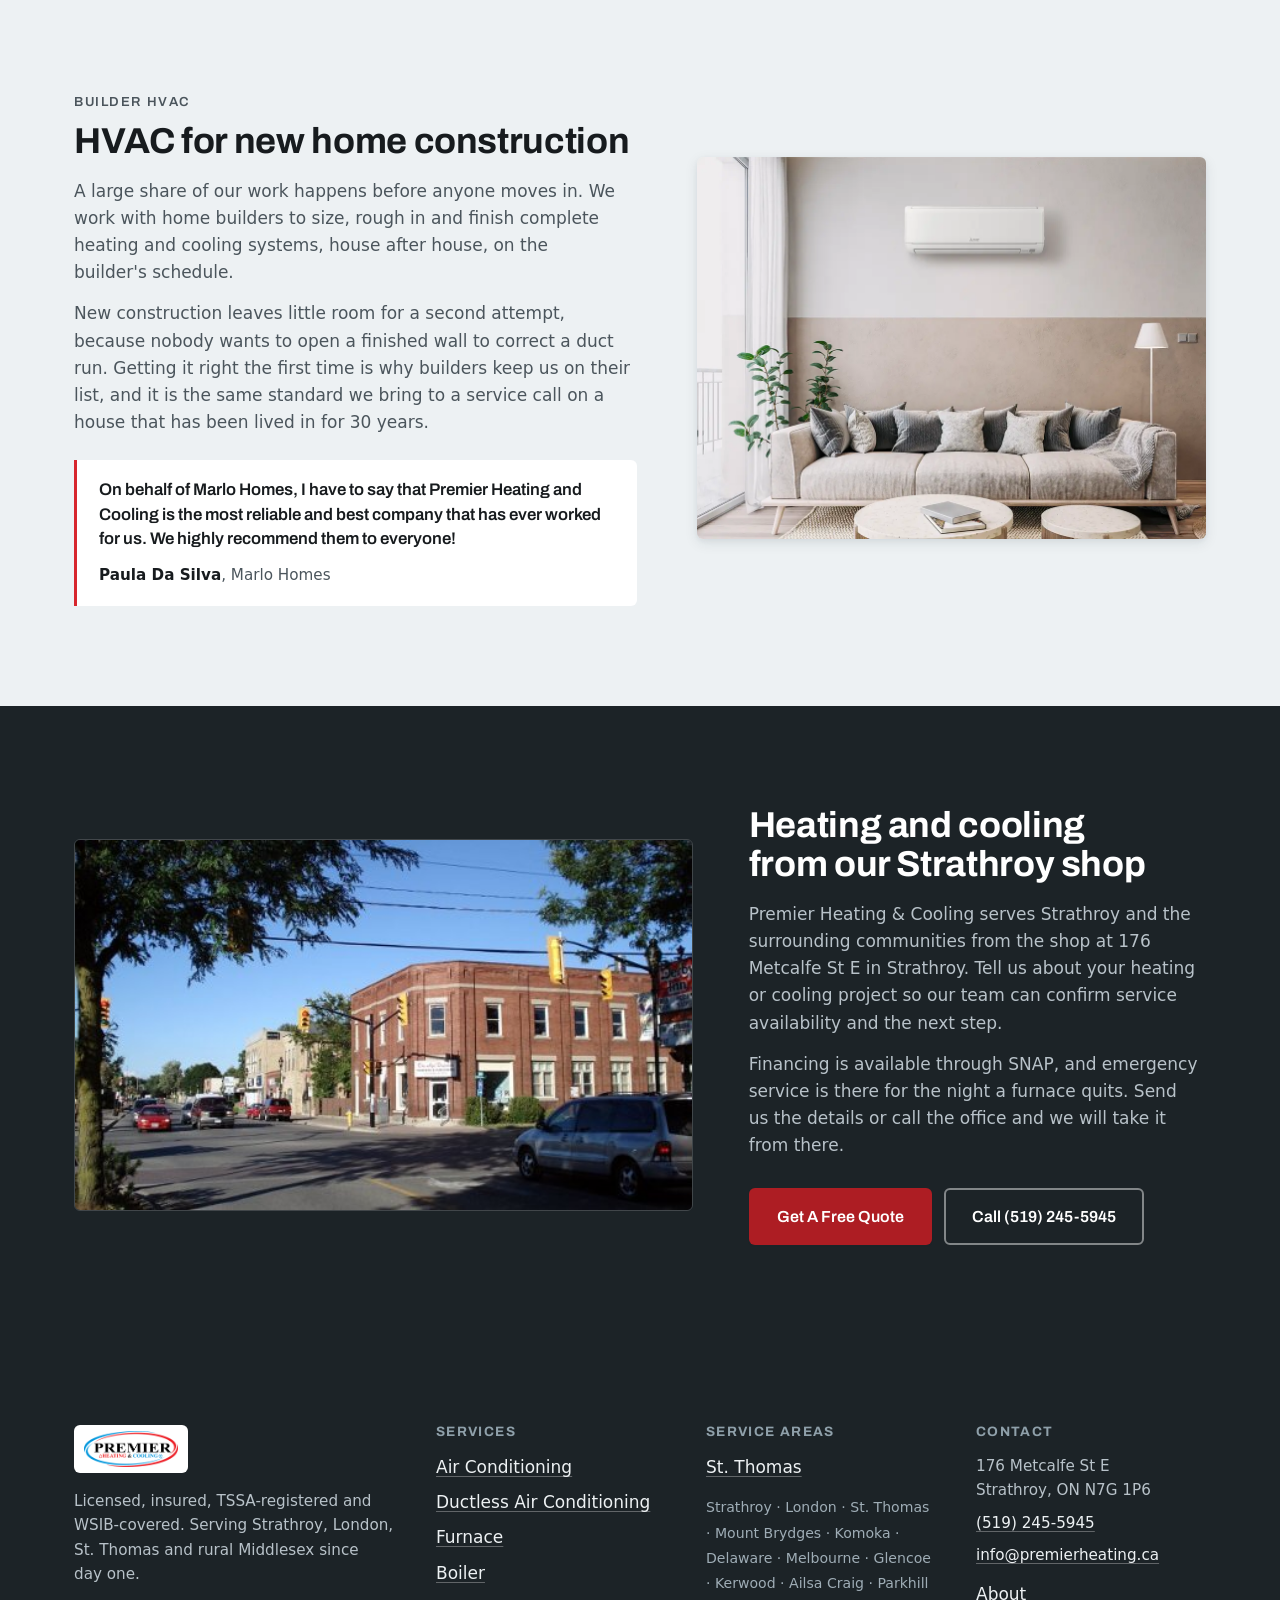
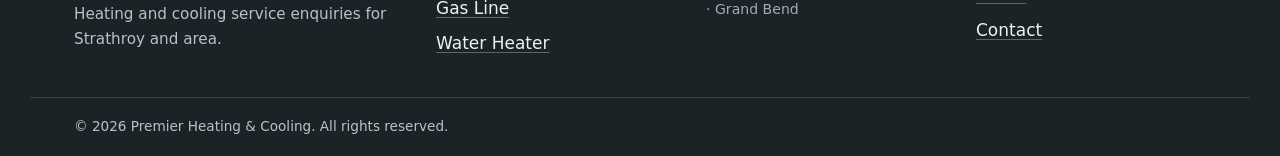
<file: about/index.html>
<!DOCTYPE html><html lang="en"> <head><meta charset="utf-8"><meta name="viewport" content="width=device-width, initial-scale=1"><!-- Demo build: keep out of the index until this ships to premierheating.ca --><meta name="robots" content="noindex, nofollow"><title>About Premier Heating &amp; Cooling | Strathroy HVAC Contractor</title><meta name="description" content="Premier Heating &#38; Cooling is a licensed, TSSA registered HVAC contractor in Strathroy, Ontario, serving homeowners and home builders across the area."><link rel="canonical" href="https://premier-demo.headbangermarketing.com/about/"><meta property="og:type" content="website"><meta property="og:site_name" content="Premier Heating &#38; Cooling"><meta property="og:title" content="About Premier Heating &#38; Cooling | Strathroy HVAC Contractor"><meta property="og:description" content="Premier Heating &#38; Cooling is a licensed, TSSA registered HVAC contractor in Strathroy, Ontario, serving homeowners and home builders across the area."><meta property="og:url" content="https://premier-demo.headbangermarketing.com/about/"><meta property="og:image" content="https://premier-demo.headbangermarketing.com/assets/img/og-default.jpg"><meta property="og:locale" content="en_CA"><meta name="twitter:card" content="summary_large_image"><meta name="twitter:title" content="About Premier Heating &#38; Cooling | Strathroy HVAC Contractor"><meta name="twitter:description" content="Premier Heating &#38; Cooling is a licensed, TSSA registered HVAC contractor in Strathroy, Ontario, serving homeowners and home builders across the area."><meta name="twitter:image" content="https://premier-demo.headbangermarketing.com/assets/img/og-default.jpg"><!-- No favicon for now: the wide wordmark is unreadable at 16px. Needs a
         square mark cropped from the logo ellipse before one goes back in. --><link rel="icon" href="data:,"><script type="application/ld+json">{"@context":"https://schema.org","@type":"HVACBusiness","name":"Premier Heating & Cooling","telephone":"+1-519-245-5945","email":"info@premierheating.ca","address":{"@type":"PostalAddress","streetAddress":"176 Metcalfe St E","addressLocality":"Strathroy","addressRegion":"ON","postalCode":"N7G 1P6","addressCountry":"CA"},"geo":{"@type":"GeoCoordinates","latitude":42.9565,"longitude":-81.6222},"url":"https://premierheating.ca","sameAs":["https://premierheating.ca"],"areaServed":[{"@type":"City","name":"Strathroy"},{"@type":"City","name":"London"},{"@type":"City","name":"St. Thomas"},{"@type":"City","name":"Mount Brydges"},{"@type":"City","name":"Komoka"},{"@type":"City","name":"Delaware"},{"@type":"City","name":"Melbourne"},{"@type":"City","name":"Glencoe"},{"@type":"City","name":"Kerwood"},{"@type":"City","name":"Ailsa Craig"},{"@type":"City","name":"Parkhill"},{"@type":"City","name":"Grand Bend"}]}</script><link rel="stylesheet" href="/_astro/index.B-k-8vod.css">
<link rel="stylesheet" href="/_astro/index.B241pxTt.css"></head> <body> <a class="skip-link" href="#main" data-astro-cid-3ef6ksr2>Skip to content</a> <div class="familybar" data-astro-cid-3ef6ksr2> <div class="container familybar__row" data-astro-cid-3ef6ksr2> <span style="font-weight:700" data-astro-cid-3ef6ksr2>Premier Heating &amp; Cooling</span> <p data-astro-cid-3ef6ksr2>
Heating and cooling enquiries for Strathroy and area. <a href="/about/" data-astro-cid-3ef6ksr2>About Premier</a> </p> </div> </div> <header class="header" data-header data-astro-cid-3ef6ksr2> <div class="container header__row" data-astro-cid-3ef6ksr2> <a class="header__brand" href="/" aria-label="Premier Heating & Cooling home" data-astro-cid-3ef6ksr2> <img src="/assets/premier-logo.png" alt="Premier Heating & Cooling" width="418" height="160" loading="eager" fetchpriority="high" data-astro-cid-3ef6ksr2> </a> <button class="header__burger" type="button" aria-expanded="false" aria-controls="site-nav" data-burger data-astro-cid-3ef6ksr2> <span class="header__burger-bars" aria-hidden="true" data-astro-cid-3ef6ksr2><span data-astro-cid-3ef6ksr2></span><span data-astro-cid-3ef6ksr2></span><span data-astro-cid-3ef6ksr2></span></span> <span class="visually-hidden" data-astro-cid-3ef6ksr2>Menu</span> </button> <nav class="header__nav" id="site-nav" aria-label="Main" data-nav data-astro-cid-3ef6ksr2> <a href="/" data-astro-cid-3ef6ksr2>Home</a> <a href="/services/" data-astro-cid-3ef6ksr2>Services</a> <div class="dd" data-dd data-astro-cid-3ef6ksr2> <button class="dd__toggle" type="button" aria-expanded="false" aria-controls="areas-menu" data-dd-toggle data-astro-cid-3ef6ksr2>
Service Areas
<svg class="dd__chev" width="12" height="12" viewBox="0 0 24 24" fill="none" stroke="currentColor" stroke-width="3" stroke-linecap="round" stroke-linejoin="round" aria-hidden="true" data-astro-cid-3ef6ksr2><path d="M5 9l7 7 7-7" data-astro-cid-3ef6ksr2></path></svg> </button> <ul class="dd__menu" id="areas-menu" data-dd-menu data-astro-cid-3ef6ksr2> <li data-astro-cid-3ef6ksr2> <a href="/locations/st-thomas/" data-astro-cid-3ef6ksr2>St. Thomas</a> </li> <li class="dd__all" data-astro-cid-3ef6ksr2><a href="/contact/#service-area" data-astro-cid-3ef6ksr2>All towns we serve</a></li> </ul> </div> <a href="/about/" aria-current="page" data-astro-cid-3ef6ksr2>About</a> <a href="/contact/" data-astro-cid-3ef6ksr2>Contact</a> <div class="header__nav-cta" data-astro-cid-3ef6ksr2> <a class="btn btn--primary" href="/#quote" data-astro-cid-3ef6ksr2>Get A Free Quote</a> </div> </nav> <div class="header__actions" data-astro-cid-3ef6ksr2> <a class="header__phone" href="tel:+15192455945" data-astro-cid-3ef6ksr2> <svg width="16" height="16" viewBox="0 0 24 24" fill="currentColor" aria-hidden="true" data-astro-cid-3ef6ksr2><path d="M6.6 10.8c1.4 2.8 3.8 5.1 6.6 6.6l2.2-2.2c.3-.3.7-.4 1-.2 1.1.4 2.4.6 3.6.6.6 0 1 .4 1 1V20c0 .6-.4 1-1 1C10.6 21 3 13.4 3 4c0-.6.4-1 1-1h3.5c.6 0 1 .4 1 1 0 1.3.2 2.5.6 3.6.1.4 0 .7-.2 1l-2.3 2.2z" data-astro-cid-3ef6ksr2></path></svg> (519) 245-5945 </a> <a class="btn btn--primary header__cta" href="/#quote" data-astro-cid-3ef6ksr2>Get A Free Quote</a> </div> </div> <hr class="temp-rule" aria-hidden="true" data-astro-cid-3ef6ksr2> </header>  <script type="module">const t=document.querySelector("[data-header]");if(t){const d=t.querySelector("[data-burger]"),i=t.querySelector("[data-nav]"),s=t.querySelector("[data-dd]"),r=t.querySelector("[data-dd-toggle]"),o=t.querySelector("[data-dd-menu]"),c=()=>window.matchMedia("(max-width: 900px)").matches,n=e=>{d.setAttribute("aria-expanded",String(e)),e?i.setAttribute("data-open",""):i.removeAttribute("data-open")},a=e=>{r.setAttribute("aria-expanded",String(e)),e?o.setAttribute("data-open",""):o.removeAttribute("data-open")};d.addEventListener("click",()=>{const e=d.getAttribute("aria-expanded")==="true";n(!e),e&&a(!1)}),r.addEventListener("click",()=>a(r.getAttribute("aria-expanded")!=="true")),s.addEventListener("focusout",e=>{!c()&&e.relatedTarget&&!s.contains(e.relatedTarget)&&a(!1)}),document.addEventListener("click",e=>{t.contains(e.target)||(a(!1),n(!1))}),document.addEventListener("keydown",e=>{if(e.key==="Escape"){if(r.getAttribute("aria-expanded")==="true"){a(!1),r.focus();return}d.getAttribute("aria-expanded")==="true"&&(n(!1),d.focus())}}),window.matchMedia("(max-width: 900px)").addEventListener("change",()=>{n(!1),a(!1)})}</script> <main id="main">   <section class="section section--tight bg-steel pagehead" data-astro-cid-fwdcsva6> <div class="container" data-astro-cid-fwdcsva6> <h1 data-astro-cid-fwdcsva6>About Premier Heating &amp; Cooling</h1> <p class="lede" data-astro-cid-fwdcsva6>
Premier is a licensed, TSSA registered heating and cooling contractor in Strathroy,
        working for homeowners and home builders across the surrounding towns.
</p> </div> </section>  <section class="section" data-astro-cid-fwdcsva6> <div class="container" data-astro-cid-fwdcsva6> <div class="story" data-astro-cid-fwdcsva6> <h2 data-astro-cid-fwdcsva6>Doing the job right the first time</h2> <p data-astro-cid-fwdcsva6>
Premier Heating &amp; Cooling has extensive experience in the heating and cooling
          trade, and the point of the company is straightforward: give every customer the
          best service we can, on the day we said we would be there.
</p> <p data-astro-cid-fwdcsva6>
We have installed a lot of systems over that time, and the work has earned us a
          reputation for getting the job done right the first time. That matters more in
          this trade than it sounds. A furnace sized wrong or a gas line run carelessly
          turns into somebody's cold January.
</p> <p data-astro-cid-fwdcsva6>
Our service is quick, professional and reliable, and much of our work comes from
          repeat customers and referrals. People call us back, and they pass our name to
          their neighbours, because of how our technicians handled the last job.
</p> </div> </div> </section>  <section class="section creds" data-astro-cid-fwdcsva6> <div class="container reveal" data-astro-cid-fwdcsva6> <h2 data-astro-cid-fwdcsva6>Licensed, registered and covered</h2> <hr class="temp-rule temp-rule--short" aria-hidden="true" data-astro-cid-fwdcsva6> <ul class="cred-grid" data-astro-cid-fwdcsva6> <li class="cred" data-astro-cid-fwdcsva6> <h3 data-astro-cid-fwdcsva6>Licensed and insured</h3> <p data-astro-cid-fwdcsva6>Licensed for the work we do and insured on every job we take on.</p> </li><li class="cred" data-astro-cid-fwdcsva6> <h3 data-astro-cid-fwdcsva6>TSSA registered</h3> <p data-astro-cid-fwdcsva6>Registered with the Technical Standards and Safety Authority for gas fired equipment in Ontario.</p> </li><li class="cred" data-astro-cid-fwdcsva6> <h3 data-astro-cid-fwdcsva6>WSIB covered</h3> <p data-astro-cid-fwdcsva6>Our people are covered by WSIB, so a job at your house never becomes your liability.</p> </li><li class="cred" data-astro-cid-fwdcsva6> <h3 data-astro-cid-fwdcsva6>Lennox authorized dealer</h3> <p data-astro-cid-fwdcsva6>We install and repair Lennox equipment and can back it with the full Lennox warranty. We service all makes.</p> </li> </ul> <div class="cred-logos" data-astro-cid-fwdcsva6> <img src="/assets/lennox-logo-small.png" alt="Lennox authorized dealer" width="300" height="91" loading="eager" fetchpriority="high" decoding="async" data-astro-cid-fwdcsva6><img src="/assets/Better-Business-Bureau-logo-1-450x171.png" alt="Better Business Bureau" width="450" height="171" loading="lazy" fetchpriority="auto" decoding="async" data-astro-cid-fwdcsva6><img src="/assets/communityvotes-winner-logo.png" alt="CommunityVotes winner" width="350" height="279" loading="lazy" fetchpriority="auto" decoding="async" data-astro-cid-fwdcsva6> </div> </div> </section>  <section class="section bg-steel" data-astro-cid-fwdcsva6> <div class="container builder reveal" data-astro-cid-fwdcsva6> <div class="builder__copy" data-astro-cid-fwdcsva6> <p class="eyebrow" data-astro-cid-fwdcsva6>Builder HVAC</p> <h2 data-astro-cid-fwdcsva6>HVAC for new home construction</h2> <p data-astro-cid-fwdcsva6>
A large share of our work happens before anyone moves in. We work with home
          builders to size, rough in and finish complete heating and cooling systems,
          house after house, on the builder's schedule.
</p> <p data-astro-cid-fwdcsva6>
New construction leaves little room for a second attempt, because nobody wants
          to open a finished wall to correct a duct run. Getting it right the first time
          is why builders keep us on their list, and it is the same standard we bring to a
          service call on a house that has been lived in for 30 years.
</p> <blockquote class="builder__quote" data-astro-cid-fwdcsva6> <p data-astro-cid-fwdcsva6>On behalf of Marlo Homes, I have to say that Premier Heating and Cooling is the most reliable and best company that has ever worked for us. We highly recommend them to everyone!</p> <footer data-astro-cid-fwdcsva6> <cite data-astro-cid-fwdcsva6>Paula Da Silva</cite>, Marlo Homes </footer> </blockquote> </div> <figure class="builder__media" data-astro-cid-fwdcsva6> <img src="/assets/ductless-mini-split.webp" alt="Wall mounted ductless mini-split head above a living room window" width="1024" height="768" loading="lazy" decoding="async" data-astro-cid-fwdcsva6> </figure> </div> </section>  <section class="section bg-graphite" data-astro-cid-fwdcsva6> <div class="container jayden" data-astro-cid-fwdcsva6> <div class="jayden__copy" data-astro-cid-fwdcsva6> <h2 data-astro-cid-fwdcsva6>Heating and cooling from our Strathroy shop</h2> <p data-astro-cid-fwdcsva6>Premier Heating &amp; Cooling serves Strathroy and the surrounding communities from the shop at 176 Metcalfe St E in Strathroy. Tell us about your heating or cooling project so our team can confirm service availability and the next step.</p> <p data-astro-cid-fwdcsva6>
Financing is available through SNAP, and emergency service is there for the
          night a furnace quits. Send us the details or call the office and we will take
          it from there.
</p> <div class="jayden__actions" data-astro-cid-fwdcsva6> <a class="btn btn--primary" href="/#quote" data-astro-cid-fwdcsva6>Get A Free Quote</a> <a class="btn btn--ghost-light" href="tel:+15192455945" data-astro-cid-fwdcsva6>Call (519) 245-5945</a> </div> </div> <figure class="jayden__media" data-astro-cid-fwdcsva6> <img src="/assets/strathroy.jpg" alt="Street in Strathroy, Ontario, where Premier is based" width="500" height="300" loading="lazy" decoding="async" data-astro-cid-fwdcsva6> </figure> </div> </section>  </main> <footer class="footer bg-graphite" data-astro-cid-sz7xmlte> <div class="container footer__grid" data-astro-cid-sz7xmlte> <div class="footer__brand" data-astro-cid-sz7xmlte> <img src="/assets/premier-logo.png" alt="Premier Heating & Cooling" width="418" height="160" loading="lazy" data-astro-cid-sz7xmlte> <p data-astro-cid-sz7xmlte>
Licensed, insured, TSSA-registered and WSIB-covered. Serving Strathroy,
        London, St. Thomas and rural Middlesex since day one.
</p> <p class="footer__family" data-astro-cid-sz7xmlte>
Heating and cooling service enquiries for Strathroy and area.
</p> </div> <nav class="footer__col" aria-label="Services" data-astro-cid-sz7xmlte> <h3 data-astro-cid-sz7xmlte>Services</h3> <ul data-astro-cid-sz7xmlte> <li data-astro-cid-sz7xmlte><a href="/services/#air-conditioning" data-astro-cid-sz7xmlte>Air Conditioning</a></li><li data-astro-cid-sz7xmlte><a href="/services/#ductless-air-conditioning" data-astro-cid-sz7xmlte>Ductless Air Conditioning</a></li><li data-astro-cid-sz7xmlte><a href="/services/#furnace" data-astro-cid-sz7xmlte>Furnace</a></li><li data-astro-cid-sz7xmlte><a href="/services/#boiler" data-astro-cid-sz7xmlte>Boiler</a></li><li data-astro-cid-sz7xmlte><a href="/services/#gas-line" data-astro-cid-sz7xmlte>Gas Line</a></li><li data-astro-cid-sz7xmlte><a href="/services/#water-heater" data-astro-cid-sz7xmlte>Water Heater</a></li> </ul> </nav> <nav class="footer__col" aria-label="Service areas" data-astro-cid-sz7xmlte> <h3 data-astro-cid-sz7xmlte>Service Areas</h3> <ul data-astro-cid-sz7xmlte> <li data-astro-cid-sz7xmlte><a href="/locations/st-thomas/" data-astro-cid-sz7xmlte>St. Thomas</a></li> </ul> <p class="footer__areas" data-astro-cid-sz7xmlte>Strathroy · London · St. Thomas · Mount Brydges · Komoka · Delaware · Melbourne · Glencoe · Kerwood · Ailsa Craig · Parkhill · Grand Bend</p> </nav> <div class="footer__col" data-astro-cid-sz7xmlte> <h3 data-astro-cid-sz7xmlte>Contact</h3> <address data-astro-cid-sz7xmlte> <p data-astro-cid-sz7xmlte>176 Metcalfe St E<br data-astro-cid-sz7xmlte>Strathroy, ON N7G 1P6</p> <p data-astro-cid-sz7xmlte><a href="tel:+15192455945" data-astro-cid-sz7xmlte>(519) 245-5945</a></p> <p data-astro-cid-sz7xmlte><a href="mailto:info@premierheating.ca" data-astro-cid-sz7xmlte>info@premierheating.ca</a></p> </address> <ul class="footer__pages" data-astro-cid-sz7xmlte> <li data-astro-cid-sz7xmlte><a href="/about/" data-astro-cid-sz7xmlte>About</a></li> <li data-astro-cid-sz7xmlte><a href="/contact/" data-astro-cid-sz7xmlte>Contact</a></li> </ul> </div> </div> <div class="container footer__legal" data-astro-cid-sz7xmlte> <p data-astro-cid-sz7xmlte>&copy; 2026 Premier Heating &amp; Cooling. All rights reserved.</p> </div> </footer>  <div class="callbar"> <a class="btn btn--primary" href="tel:+15192455945">Call (519) 245-5945</a> <a class="btn btn--ghost-light" href="/#quote">Get A Free Quote</a> </div> <script type="module">const t=()=>{document.getElementById(location.hash.slice(1))?.querySelector('input:not([tabindex="-1"]), select, textarea')?.focus({preventScroll:!0})};window.addEventListener("hashchange",t);window.addEventListener("load",()=>window.requestAnimationFrame(t));document.addEventListener("click",n=>{const e=n.target.closest('a[href*="#"]');e&&e.origin===location.origin&&e.pathname===location.pathname&&window.setTimeout(t,0)});t();</script> </body> </html>
</file>
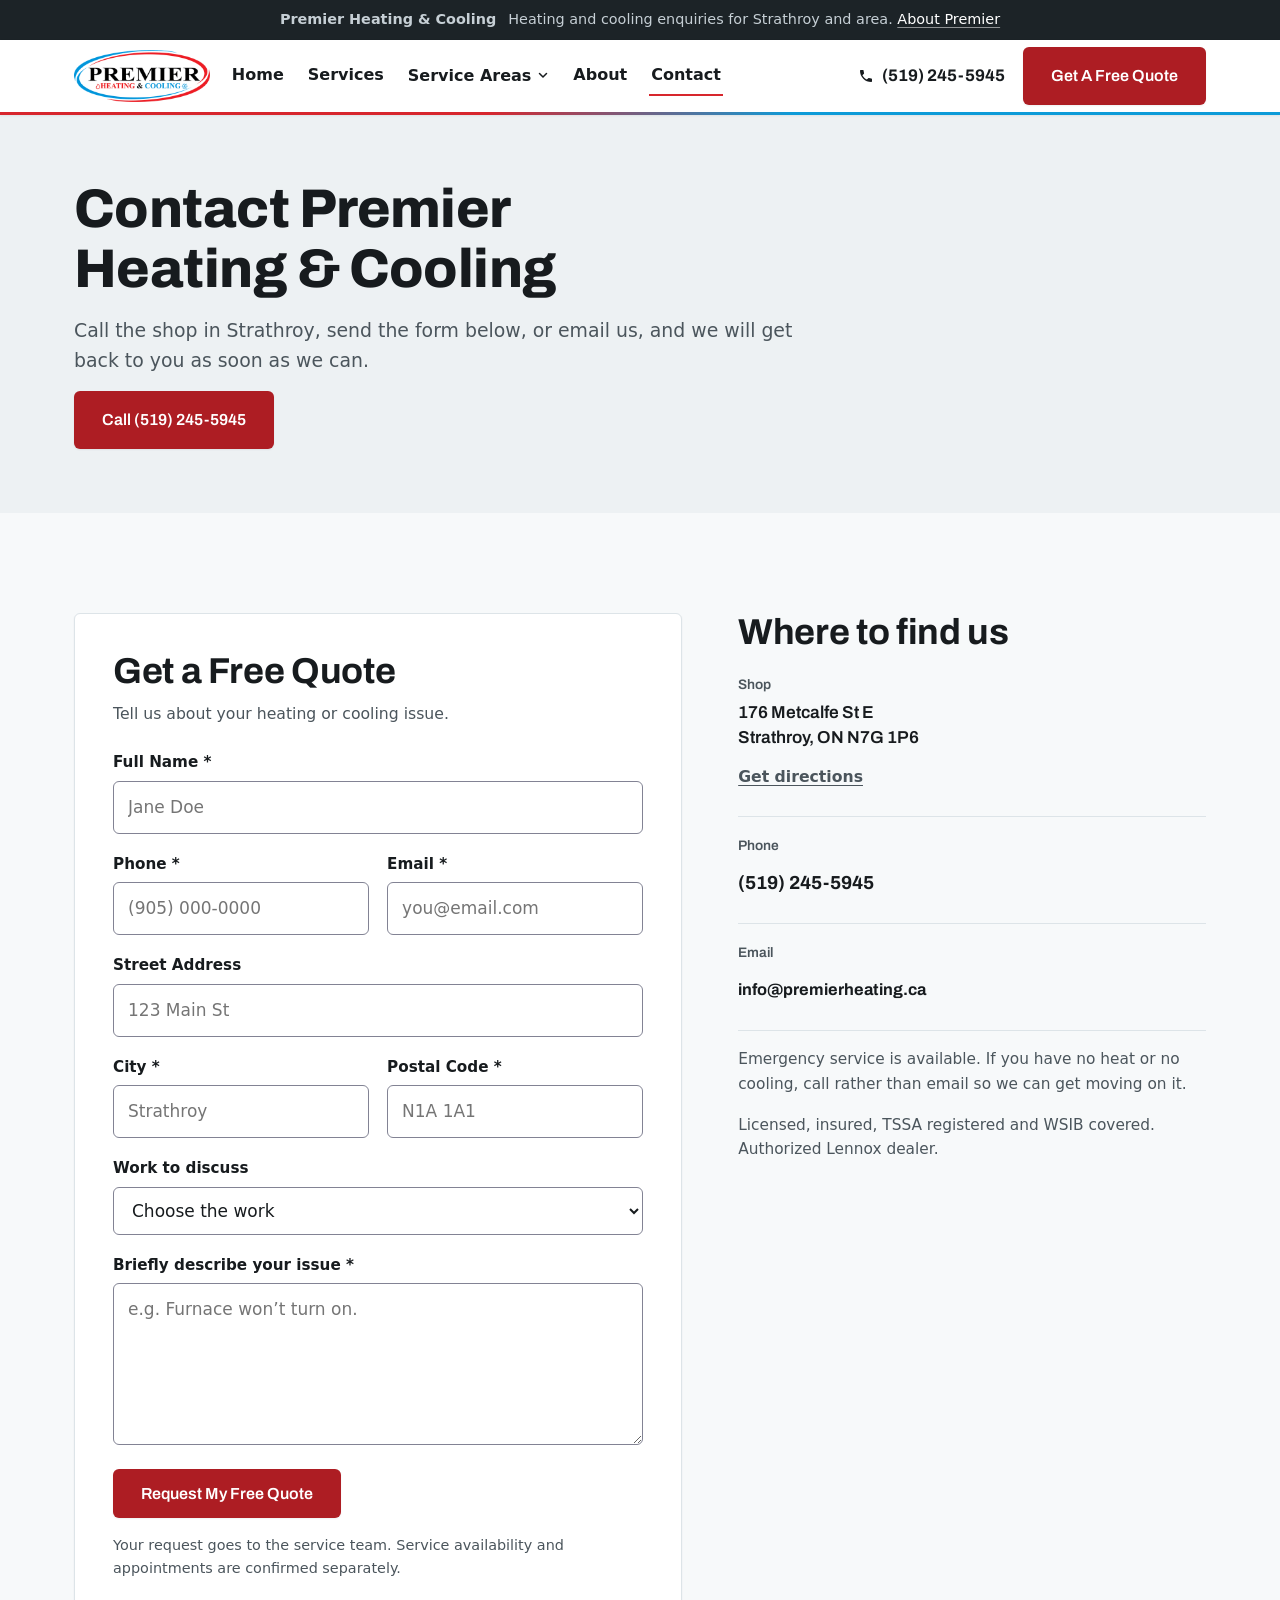
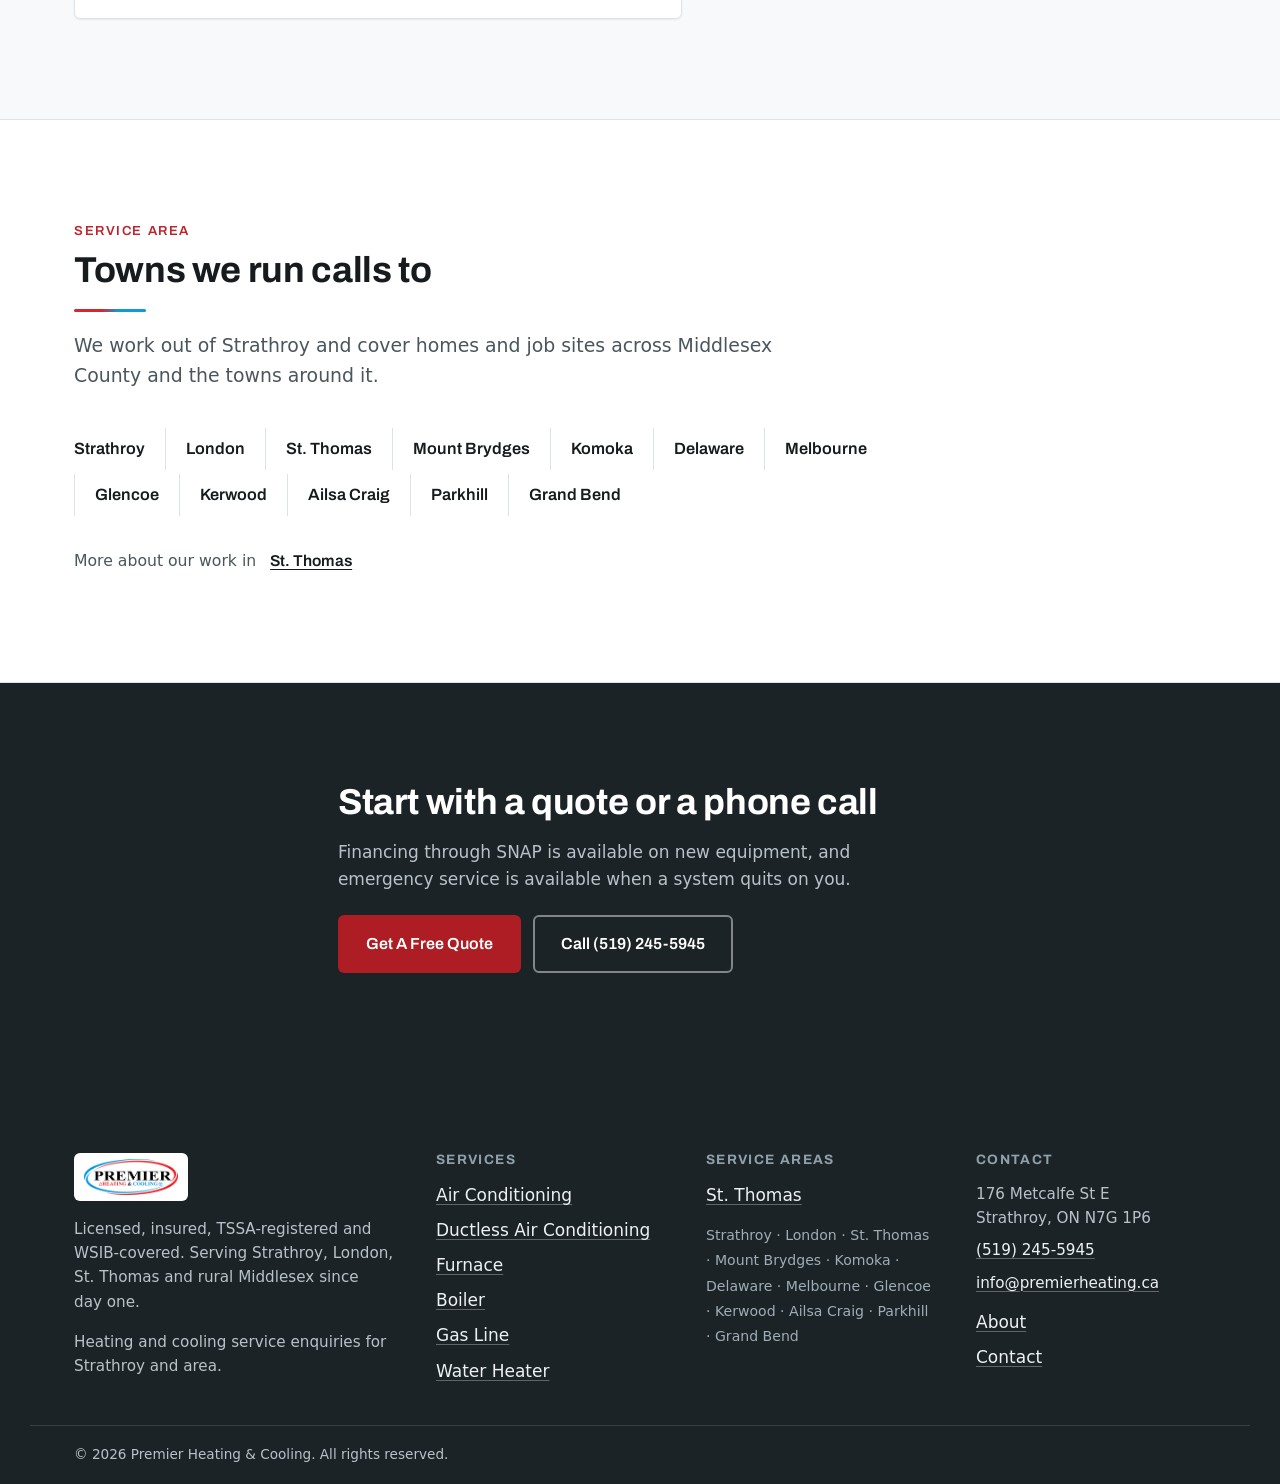
<file: contact/index.html>
<!DOCTYPE html><html lang="en"> <head><meta charset="utf-8"><meta name="viewport" content="width=device-width, initial-scale=1"><!-- Demo build: keep out of the index until this ships to premierheating.ca --><meta name="robots" content="noindex, nofollow"><title>Contact Premier Heating &amp; Cooling | Strathroy and London</title><meta name="description" content="Contact Premier Heating &#38; Cooling in Strathroy. Call (519) 245-5945, email info@premierheating.ca or send the form. Serving London, St. Thomas and area."><link rel="canonical" href="https://premier-demo.headbangermarketing.com/contact/"><meta property="og:type" content="website"><meta property="og:site_name" content="Premier Heating &#38; Cooling"><meta property="og:title" content="Contact Premier Heating &#38; Cooling | Strathroy and London"><meta property="og:description" content="Contact Premier Heating &#38; Cooling in Strathroy. Call (519) 245-5945, email info@premierheating.ca or send the form. Serving London, St. Thomas and area."><meta property="og:url" content="https://premier-demo.headbangermarketing.com/contact/"><meta property="og:image" content="https://premier-demo.headbangermarketing.com/assets/img/og-default.jpg"><meta property="og:locale" content="en_CA"><meta name="twitter:card" content="summary_large_image"><meta name="twitter:title" content="Contact Premier Heating &#38; Cooling | Strathroy and London"><meta name="twitter:description" content="Contact Premier Heating &#38; Cooling in Strathroy. Call (519) 245-5945, email info@premierheating.ca or send the form. Serving London, St. Thomas and area."><meta name="twitter:image" content="https://premier-demo.headbangermarketing.com/assets/img/og-default.jpg"><!-- No favicon for now: the wide wordmark is unreadable at 16px. Needs a
         square mark cropped from the logo ellipse before one goes back in. --><link rel="icon" href="data:,"><script type="application/ld+json">{"@context":"https://schema.org","@type":"HVACBusiness","name":"Premier Heating & Cooling","telephone":"+1-519-245-5945","email":"info@premierheating.ca","address":{"@type":"PostalAddress","streetAddress":"176 Metcalfe St E","addressLocality":"Strathroy","addressRegion":"ON","postalCode":"N7G 1P6","addressCountry":"CA"},"geo":{"@type":"GeoCoordinates","latitude":42.9565,"longitude":-81.6222},"url":"https://premierheating.ca","sameAs":["https://premierheating.ca"],"areaServed":[{"@type":"City","name":"Strathroy"},{"@type":"City","name":"London"},{"@type":"City","name":"St. Thomas"},{"@type":"City","name":"Mount Brydges"},{"@type":"City","name":"Komoka"},{"@type":"City","name":"Delaware"},{"@type":"City","name":"Melbourne"},{"@type":"City","name":"Glencoe"},{"@type":"City","name":"Kerwood"},{"@type":"City","name":"Ailsa Craig"},{"@type":"City","name":"Parkhill"},{"@type":"City","name":"Grand Bend"}]}</script><link rel="stylesheet" href="/_astro/index.B-k-8vod.css">
<link rel="stylesheet" href="/_astro/index.B38d591r.css"></head> <body> <a class="skip-link" href="#main" data-astro-cid-3ef6ksr2>Skip to content</a> <div class="familybar" data-astro-cid-3ef6ksr2> <div class="container familybar__row" data-astro-cid-3ef6ksr2> <span style="font-weight:700" data-astro-cid-3ef6ksr2>Premier Heating &amp; Cooling</span> <p data-astro-cid-3ef6ksr2>
Heating and cooling enquiries for Strathroy and area. <a href="/about/" data-astro-cid-3ef6ksr2>About Premier</a> </p> </div> </div> <header class="header" data-header data-astro-cid-3ef6ksr2> <div class="container header__row" data-astro-cid-3ef6ksr2> <a class="header__brand" href="/" aria-label="Premier Heating & Cooling home" data-astro-cid-3ef6ksr2> <img src="/assets/premier-logo.png" alt="Premier Heating & Cooling" width="418" height="160" loading="eager" fetchpriority="high" data-astro-cid-3ef6ksr2> </a> <button class="header__burger" type="button" aria-expanded="false" aria-controls="site-nav" data-burger data-astro-cid-3ef6ksr2> <span class="header__burger-bars" aria-hidden="true" data-astro-cid-3ef6ksr2><span data-astro-cid-3ef6ksr2></span><span data-astro-cid-3ef6ksr2></span><span data-astro-cid-3ef6ksr2></span></span> <span class="visually-hidden" data-astro-cid-3ef6ksr2>Menu</span> </button> <nav class="header__nav" id="site-nav" aria-label="Main" data-nav data-astro-cid-3ef6ksr2> <a href="/" data-astro-cid-3ef6ksr2>Home</a> <a href="/services/" data-astro-cid-3ef6ksr2>Services</a> <div class="dd" data-dd data-astro-cid-3ef6ksr2> <button class="dd__toggle" type="button" aria-expanded="false" aria-controls="areas-menu" data-dd-toggle data-astro-cid-3ef6ksr2>
Service Areas
<svg class="dd__chev" width="12" height="12" viewBox="0 0 24 24" fill="none" stroke="currentColor" stroke-width="3" stroke-linecap="round" stroke-linejoin="round" aria-hidden="true" data-astro-cid-3ef6ksr2><path d="M5 9l7 7 7-7" data-astro-cid-3ef6ksr2></path></svg> </button> <ul class="dd__menu" id="areas-menu" data-dd-menu data-astro-cid-3ef6ksr2> <li data-astro-cid-3ef6ksr2> <a href="/locations/st-thomas/" data-astro-cid-3ef6ksr2>St. Thomas</a> </li> <li class="dd__all" data-astro-cid-3ef6ksr2><a href="/contact/#service-area" data-astro-cid-3ef6ksr2>All towns we serve</a></li> </ul> </div> <a href="/about/" data-astro-cid-3ef6ksr2>About</a> <a href="/contact/" aria-current="page" data-astro-cid-3ef6ksr2>Contact</a> <div class="header__nav-cta" data-astro-cid-3ef6ksr2> <a class="btn btn--primary" href="/#quote" data-astro-cid-3ef6ksr2>Get A Free Quote</a> </div> </nav> <div class="header__actions" data-astro-cid-3ef6ksr2> <a class="header__phone" href="tel:+15192455945" data-astro-cid-3ef6ksr2> <svg width="16" height="16" viewBox="0 0 24 24" fill="currentColor" aria-hidden="true" data-astro-cid-3ef6ksr2><path d="M6.6 10.8c1.4 2.8 3.8 5.1 6.6 6.6l2.2-2.2c.3-.3.7-.4 1-.2 1.1.4 2.4.6 3.6.6.6 0 1 .4 1 1V20c0 .6-.4 1-1 1C10.6 21 3 13.4 3 4c0-.6.4-1 1-1h3.5c.6 0 1 .4 1 1 0 1.3.2 2.5.6 3.6.1.4 0 .7-.2 1l-2.3 2.2z" data-astro-cid-3ef6ksr2></path></svg> (519) 245-5945 </a> <a class="btn btn--primary header__cta" href="/#quote" data-astro-cid-3ef6ksr2>Get A Free Quote</a> </div> </div> <hr class="temp-rule" aria-hidden="true" data-astro-cid-3ef6ksr2> </header>  <script type="module">const t=document.querySelector("[data-header]");if(t){const d=t.querySelector("[data-burger]"),i=t.querySelector("[data-nav]"),s=t.querySelector("[data-dd]"),r=t.querySelector("[data-dd-toggle]"),o=t.querySelector("[data-dd-menu]"),c=()=>window.matchMedia("(max-width: 900px)").matches,n=e=>{d.setAttribute("aria-expanded",String(e)),e?i.setAttribute("data-open",""):i.removeAttribute("data-open")},a=e=>{r.setAttribute("aria-expanded",String(e)),e?o.setAttribute("data-open",""):o.removeAttribute("data-open")};d.addEventListener("click",()=>{const e=d.getAttribute("aria-expanded")==="true";n(!e),e&&a(!1)}),r.addEventListener("click",()=>a(r.getAttribute("aria-expanded")!=="true")),s.addEventListener("focusout",e=>{!c()&&e.relatedTarget&&!s.contains(e.relatedTarget)&&a(!1)}),document.addEventListener("click",e=>{t.contains(e.target)||(a(!1),n(!1))}),document.addEventListener("keydown",e=>{if(e.key==="Escape"){if(r.getAttribute("aria-expanded")==="true"){a(!1),r.focus();return}d.getAttribute("aria-expanded")==="true"&&(n(!1),d.focus())}}),window.matchMedia("(max-width: 900px)").addEventListener("change",()=>{n(!1),a(!1)})}</script> <main id="main">   <section class="section section--tight bg-steel page-head" data-astro-cid-ahc3q4vw> <div class="container page-head__inner" data-astro-cid-ahc3q4vw> <h1 data-astro-cid-ahc3q4vw>Contact Premier Heating &amp; Cooling</h1> <p class="lede" data-astro-cid-ahc3q4vw>
Call the shop in Strathroy, send the form below, or email us, and we will get back to you as soon as we can.
</p> <a class="btn btn--primary" href="tel:+15192455945" data-astro-cid-ahc3q4vw>Call (519) 245-5945</a> </div> </section>  <section class="section contact" data-astro-cid-ahc3q4vw> <div class="container contact__grid reveal" data-astro-cid-ahc3q4vw> <form class="card contact-form" id="contact-form" action="https://auto.sdagents.ai/webhook/hvac-sites" method="POST" onsubmit="if(this.dataset.intakeReady !== 'true') return false" data-quote-contract="2026-10-15" novalidate data-astro-cid-ahc3q4vw> <h2 data-quote-heading data-astro-cid-ahc3q4vw>Get a Free Quote</h2> <p class="contact-form__note" data-quote-support data-astro-cid-ahc3q4vw>Tell us about your heating or cooling issue.</p> <div class="form-grid" data-astro-cid-ahc3q4vw> <div class="field field--full" data-astro-cid-ahc3q4vw><label for="c-name" data-astro-cid-ahc3q4vw>Full Name *</label><input id="c-name" name="name" data-quote-field="name" type="text" autocomplete="name" placeholder="Jane Doe" required data-astro-cid-ahc3q4vw><p class="error" id="c-name-error" data-astro-cid-ahc3q4vw>Enter your full name.</p></div> <div class="field" data-contact-field="phone" data-astro-cid-ahc3q4vw><label for="c-phone" data-astro-cid-ahc3q4vw>Phone *</label><input id="c-phone" name="phone" data-quote-field="phone" type="tel" autocomplete="tel" placeholder="(905) 000-0000" required data-astro-cid-ahc3q4vw><p class="error" id="c-phone-error" data-astro-cid-ahc3q4vw>Enter a valid phone number with at least 10 digits.</p></div> <div class="field" data-contact-field="email" data-astro-cid-ahc3q4vw><label for="c-email" data-astro-cid-ahc3q4vw>Email *</label><input id="c-email" name="email" data-quote-field="email" type="email" autocomplete="email" placeholder="you@email.com" required data-astro-cid-ahc3q4vw><p class="error" id="c-email-error" data-astro-cid-ahc3q4vw>Enter a valid email address.</p></div> <div class="field field--full" data-astro-cid-ahc3q4vw><label for="c-address" data-astro-cid-ahc3q4vw>Street Address</label><input id="c-address" name="address" data-quote-field="address" type="text" autocomplete="address-line1" placeholder="123 Main St" data-astro-cid-ahc3q4vw></div> <div class="field" data-astro-cid-ahc3q4vw><label for="c-city" data-astro-cid-ahc3q4vw>City *</label><input id="c-city" name="city" data-quote-field="city" type="text" autocomplete="address-level2" placeholder="Strathroy" required data-astro-cid-ahc3q4vw><p class="error" id="c-city-error" data-astro-cid-ahc3q4vw>Enter the property city.</p></div> <div class="field" data-astro-cid-ahc3q4vw><label for="c-postal" data-astro-cid-ahc3q4vw>Postal Code *</label><input id="c-postal" name="postal" data-quote-field="postal" type="text" autocomplete="postal-code" placeholder="N1A 1A1" required data-astro-cid-ahc3q4vw><p class="error" id="c-postal-error" data-astro-cid-ahc3q4vw>Enter a valid Canadian postal code.</p></div> <div class="field field--full" data-astro-cid-ahc3q4vw><label for="c-service" data-astro-cid-ahc3q4vw>Work to discuss</label><select id="c-service" name="service" data-quote-field="service" data-astro-cid-ahc3q4vw><option value="" data-astro-cid-ahc3q4vw>Choose the work</option><option data-astro-cid-ahc3q4vw>Furnace repair</option><option data-astro-cid-ahc3q4vw>Air conditioning</option><option data-astro-cid-ahc3q4vw>Boilers</option><option data-astro-cid-ahc3q4vw>Water heaters</option><option data-astro-cid-ahc3q4vw>Gas lines</option><option data-astro-cid-ahc3q4vw>Other heating or cooling work</option></select></div> <div class="field field--full" data-astro-cid-ahc3q4vw><label for="c-message" data-astro-cid-ahc3q4vw>Briefly describe your issue *</label><textarea id="c-message" name="message" data-quote-field="message" rows="5" autocomplete="off" placeholder="e.g. Furnace won’t turn on." required data-astro-cid-ahc3q4vw></textarea><p class="error" id="c-message-error" data-astro-cid-ahc3q4vw>Briefly describe the work you need.</p></div> <div class="visually-hidden" aria-hidden="true" data-astro-cid-ahc3q4vw><label for="c-company" data-astro-cid-ahc3q4vw>Company</label><input id="c-company" name="company" type="text" tabindex="-1" autocomplete="off" data-astro-cid-ahc3q4vw></div> </div> <div class="contact-form__actions" data-astro-cid-ahc3q4vw> <button class="btn btn--primary" type="submit" disabled data-astro-cid-ahc3q4vw>Request My Free Quote</button> <p class="contact-form__hint form-fallback" data-astro-cid-ahc3q4vw>If this form has not loaded, <a href="mailto:info@premierheating.ca" data-astro-cid-ahc3q4vw>email us</a> to request a follow-up.</p> <p class="contact-form__hint" role="status" aria-live="polite" aria-atomic="true" data-astro-cid-ahc3q4vw>Your request goes to the service team. Service availability and appointments are confirmed separately.</p> </div> </form> <div id="contact-success" class="card contact-success" role="status" hidden data-astro-cid-ahc3q4vw> <h2 id="contact-success-title" tabindex="-1" data-astro-cid-ahc3q4vw>Request received</h2> <p data-astro-cid-ahc3q4vw>Your request has been accepted. The service team will review it and confirm service availability and the next step.</p> <p data-astro-cid-ahc3q4vw>If you need to discuss the request, call us:</p> <p class="contact-success__phone" data-astro-cid-ahc3q4vw> <a href="tel:+15192455945" data-astro-cid-ahc3q4vw>(519) 245-5945</a> </p> <p data-astro-cid-ahc3q4vw>
You can also email <a href="mailto:info@premierheating.ca" data-astro-cid-ahc3q4vw>info@premierheating.ca</a> directly.
</p> </div> <div class="details" data-astro-cid-ahc3q4vw> <h2 data-astro-cid-ahc3q4vw>Where to find us</h2> <ul class="details__list" data-astro-cid-ahc3q4vw> <li data-astro-cid-ahc3q4vw> <span class="details__label" data-astro-cid-ahc3q4vw>Shop</span> <address data-astro-cid-ahc3q4vw> 176 Metcalfe St E<br data-astro-cid-ahc3q4vw> Strathroy, ON N7G 1P6 </address> <a class="details__action" href="https://www.google.com/maps/search/?api=1&query=176+Metcalfe+St+E+Strathroy+ON+N7G+1P6" target="_blank" rel="noopener" data-astro-cid-ahc3q4vw>
Get directions<span class="visually-hidden" data-astro-cid-ahc3q4vw> (opens in a new tab)</span> </a> </li> <li data-astro-cid-ahc3q4vw> <span class="details__label" data-astro-cid-ahc3q4vw>Phone</span> <a class="details__value" href="tel:+15192455945" data-astro-cid-ahc3q4vw>(519) 245-5945</a> </li> <li data-astro-cid-ahc3q4vw> <span class="details__label" data-astro-cid-ahc3q4vw>Email</span> <a class="details__value details__value--email" href="mailto:info@premierheating.ca" data-astro-cid-ahc3q4vw>info@premierheating.ca</a> </li> </ul> <p class="details__note" data-astro-cid-ahc3q4vw>
Emergency service is available. If you have no heat or no cooling, call rather than email so we can get moving
          on it.
</p> <p class="details__note" data-astro-cid-ahc3q4vw>Licensed, insured, TSSA registered and WSIB covered. Authorized Lennox dealer.</p> <p class="details__note" data-astro-cid-ahc3q4vw></p> </div> </div> </section>  <section class="section areas" id="service-area" data-astro-cid-ahc3q4vw> <div class="container reveal" data-astro-cid-ahc3q4vw> <div class="areas__head" data-astro-cid-ahc3q4vw> <p class="eyebrow" data-astro-cid-ahc3q4vw>Service area</p> <h2 data-astro-cid-ahc3q4vw>Towns we run calls to</h2> <hr class="temp-rule temp-rule--short" data-astro-cid-ahc3q4vw> <p class="lede" data-astro-cid-ahc3q4vw>
We work out of Strathroy and cover homes and job sites across Middlesex County and the towns around it.
</p> </div> <ul class="area-list" data-astro-cid-ahc3q4vw> <li data-astro-cid-ahc3q4vw>Strathroy</li><li data-astro-cid-ahc3q4vw>London</li><li data-astro-cid-ahc3q4vw>St. Thomas</li><li data-astro-cid-ahc3q4vw>Mount Brydges</li><li data-astro-cid-ahc3q4vw>Komoka</li><li data-astro-cid-ahc3q4vw>Delaware</li><li data-astro-cid-ahc3q4vw>Melbourne</li><li data-astro-cid-ahc3q4vw>Glencoe</li><li data-astro-cid-ahc3q4vw>Kerwood</li><li data-astro-cid-ahc3q4vw>Ailsa Craig</li><li data-astro-cid-ahc3q4vw>Parkhill</li><li data-astro-cid-ahc3q4vw>Grand Bend</li> </ul> <p class="area-links" data-astro-cid-ahc3q4vw> <span class="area-links__label" data-astro-cid-ahc3q4vw>More about our work in</span> <a href="/locations/st-thomas/" data-astro-cid-ahc3q4vw>St. Thomas</a> </p> </div> </section>  <section class="section bg-graphite close" data-astro-cid-ahc3q4vw> <div class="container close__inner" data-astro-cid-ahc3q4vw> <h2 data-astro-cid-ahc3q4vw>Start with a quote or a phone call</h2> <p data-astro-cid-ahc3q4vw>
Financing through SNAP is available on new equipment, and emergency service is available when a system quits on
        you.
</p> <div class="close__cta" data-astro-cid-ahc3q4vw> <a class="btn btn--primary" href="#contact-form" data-astro-cid-ahc3q4vw>Get A Free Quote</a> <a class="btn btn--ghost-light" href="tel:+15192455945" data-astro-cid-ahc3q4vw>Call (519) 245-5945</a> </div> </div> </section> <script>
    (function () {
      var form = document.getElementById('contact-form');
      if (!form) return;
      var success = document.getElementById('contact-success');
      var preferred = { value: 'email' };
      var received = false;
      var submitButton = form.querySelector('button[type="submit"]');
      var fallback = form.querySelector('.form-fallback');
      if (!submitButton || !success) return;
      form.querySelectorAll('[data-contact-field]').forEach(function (field) {
        field.hidden = false;
        field.querySelector('input').required = true;
      });

      var rules = [
        { id: 'c-name', valid: function (v) { return v.trim().length >= 2; } },
        { id: 'c-phone', valid: function (v) { var digits = v.replace(/\D/g, ''); return /^[+()\d\s.\-]+$/.test(v) && digits.length >= 10 && digits.length <= 15; } },
        { id: 'c-email', valid: function (v) { return /^[^\s@]+@[^\s@]+\.[^\s@]+$/.test(v.trim()); } },
        { id: 'c-city', valid: function (v) { return Boolean(v.trim()); } },
        { id: 'c-postal', valid: function (v) { return /^[ABCEGHJ-NPRSTVXY]\d[ABCEGHJ-NPRSTVWXYZ][ -]?\d[ABCEGHJ-NPRSTVWXYZ]\d$/i.test(v.trim()); } },
        { id: 'c-message', valid: function (v) { return Boolean(v.trim()); } },
      ];

      function check(rule) {
        var input = document.getElementById(rule.id);
        var field = input.closest('.field');
        var ok = rule.valid(input.value);
        field.classList.toggle('invalid', !ok);
        input.setAttribute('aria-invalid', ok ? 'false' : 'true');
        if (ok) {
          input.removeAttribute('aria-describedby');
        } else {
          input.setAttribute('aria-describedby', rule.id + '-error');
        }
        return ok;
      }

      rules.forEach(function (rule) {
        var input = document.getElementById(rule.id);
        input.addEventListener('blur', function () {
          check(rule);
        });
        input.addEventListener('input', function () {
          if (input.closest('.field').classList.contains('invalid')) check(rule);
        });
      });

      form.addEventListener('submit', async function (e) {
        e.preventDefault();
        if (received) return;
        // Honeypot: real visitors never see or fill this field.
        var trap = document.getElementById('c-company');
        if (trap && trap.value) return;

        var firstBad = null;
        rules.forEach(function (rule) {
          if (!check(rule) && !firstBad) firstBad = document.getElementById(rule.id);
        });
        if (firstBad) {
          firstBad.focus();
          return;
        }

        var button = form.querySelector('button[type="submit"]');
        var status = form.querySelector('[role="status"]');
        if (!button || button.disabled) return;
        var fields = Array.from(form.querySelectorAll('input, select, textarea'));
        var data = new FormData(form);
        var submittedChannel = preferred.value;
        var payload = new URLSearchParams({
          '1.3': String(data.get('name') || '').trim(), '4': String(data.get('phone') || '').trim(),
          '2': String(data.get('email') || '').trim(), '3': (data.get('service') ? 'Service: ' + data.get('service') + ' | ' : '') + String(data.get('message') || '').trim(),
          '5.1': String(data.get('address') || '').trim(), '5.3': String(data.get('city') || '').trim(), '5.5': String(data.get('postal') || '').trim(), source_url: window.location.href, date_created: new Date().toISOString(),
        });
        button.disabled = true;
        button.textContent = 'Sending...';
        fields.forEach(function (field) { field.disabled = true; });
        form.setAttribute('aria-busy', 'true');
        if (status) status.textContent = 'Sending your request...';
        var controller = new AbortController();
        var timer = window.setTimeout(function () { controller.abort(); }, 90000);
        try {
          var response = await fetch(form.action, {
            method: 'POST', mode: 'cors', headers: { 'Content-Type': 'application/x-www-form-urlencoded;charset=UTF-8' },
            body: payload.toString(), signal: controller.signal,
          });
          var result = await response.json();
          if (!response.ok || !result || typeof result !== 'object' || Array.isArray(result) || result.error || result.success === false || result.accepted === false || result.ok === false || result.failed === true || result.rejected === true || result.receipt === 'not_confirmed'
            || (Array.isArray(result.errors) ? result.errors.length > 0 : Boolean(result.errors)) || /^(error|failed|failure|rejected|denied)$/i.test(String(result.status || ''))
            || (result.success !== true && result.accepted !== true)) throw new Error('Acceptance not confirmed');
          received = true;
          form.hidden = true;
          success.querySelector('p').textContent = 'Your request has been accepted. The service team will follow up by ' + (submittedChannel === 'email' ? 'email' : 'phone') + ' to confirm service availability and the next step. Submission does not book an appointment.';
          success.hidden = false;
          var heading = success.querySelector('h2, h3');
          heading.setAttribute('tabindex', '-1');
          heading.focus();
        } catch (error) {
          if (fallback) fallback.hidden = false;
          if (status) status.textContent = 'We could not confirm your request. Your details are still here. Please try again, call (519) 245-5945 or use the email link below.';
        } finally {
          window.clearTimeout(timer);
          button.disabled = received;
          button.textContent = 'Request My Free Quote';
          fields.forEach(function (field) { field.disabled = false; });
          form.removeAttribute('aria-busy');
        }
      });
      form.dataset.intakeReady = 'true';
      submitButton.disabled = false;
      if (fallback) fallback.hidden = true;
    })();
  </script>  </main> <footer class="footer bg-graphite" data-astro-cid-sz7xmlte> <div class="container footer__grid" data-astro-cid-sz7xmlte> <div class="footer__brand" data-astro-cid-sz7xmlte> <img src="/assets/premier-logo.png" alt="Premier Heating & Cooling" width="418" height="160" loading="lazy" data-astro-cid-sz7xmlte> <p data-astro-cid-sz7xmlte>
Licensed, insured, TSSA-registered and WSIB-covered. Serving Strathroy,
        London, St. Thomas and rural Middlesex since day one.
</p> <p class="footer__family" data-astro-cid-sz7xmlte>
Heating and cooling service enquiries for Strathroy and area.
</p> </div> <nav class="footer__col" aria-label="Services" data-astro-cid-sz7xmlte> <h3 data-astro-cid-sz7xmlte>Services</h3> <ul data-astro-cid-sz7xmlte> <li data-astro-cid-sz7xmlte><a href="/services/#air-conditioning" data-astro-cid-sz7xmlte>Air Conditioning</a></li><li data-astro-cid-sz7xmlte><a href="/services/#ductless-air-conditioning" data-astro-cid-sz7xmlte>Ductless Air Conditioning</a></li><li data-astro-cid-sz7xmlte><a href="/services/#furnace" data-astro-cid-sz7xmlte>Furnace</a></li><li data-astro-cid-sz7xmlte><a href="/services/#boiler" data-astro-cid-sz7xmlte>Boiler</a></li><li data-astro-cid-sz7xmlte><a href="/services/#gas-line" data-astro-cid-sz7xmlte>Gas Line</a></li><li data-astro-cid-sz7xmlte><a href="/services/#water-heater" data-astro-cid-sz7xmlte>Water Heater</a></li> </ul> </nav> <nav class="footer__col" aria-label="Service areas" data-astro-cid-sz7xmlte> <h3 data-astro-cid-sz7xmlte>Service Areas</h3> <ul data-astro-cid-sz7xmlte> <li data-astro-cid-sz7xmlte><a href="/locations/st-thomas/" data-astro-cid-sz7xmlte>St. Thomas</a></li> </ul> <p class="footer__areas" data-astro-cid-sz7xmlte>Strathroy · London · St. Thomas · Mount Brydges · Komoka · Delaware · Melbourne · Glencoe · Kerwood · Ailsa Craig · Parkhill · Grand Bend</p> </nav> <div class="footer__col" data-astro-cid-sz7xmlte> <h3 data-astro-cid-sz7xmlte>Contact</h3> <address data-astro-cid-sz7xmlte> <p data-astro-cid-sz7xmlte>176 Metcalfe St E<br data-astro-cid-sz7xmlte>Strathroy, ON N7G 1P6</p> <p data-astro-cid-sz7xmlte><a href="tel:+15192455945" data-astro-cid-sz7xmlte>(519) 245-5945</a></p> <p data-astro-cid-sz7xmlte><a href="mailto:info@premierheating.ca" data-astro-cid-sz7xmlte>info@premierheating.ca</a></p> </address> <ul class="footer__pages" data-astro-cid-sz7xmlte> <li data-astro-cid-sz7xmlte><a href="/about/" data-astro-cid-sz7xmlte>About</a></li> <li data-astro-cid-sz7xmlte><a href="/contact/" data-astro-cid-sz7xmlte>Contact</a></li> </ul> </div> </div> <div class="container footer__legal" data-astro-cid-sz7xmlte> <p data-astro-cid-sz7xmlte>&copy; 2026 Premier Heating &amp; Cooling. All rights reserved.</p> </div> </footer>  <div class="callbar"> <a class="btn btn--primary" href="tel:+15192455945">Call (519) 245-5945</a> <a class="btn btn--ghost-light" href="/#quote">Get A Free Quote</a> </div> <script type="module">const t=()=>{document.getElementById(location.hash.slice(1))?.querySelector('input:not([tabindex="-1"]), select, textarea')?.focus({preventScroll:!0})};window.addEventListener("hashchange",t);window.addEventListener("load",()=>window.requestAnimationFrame(t));document.addEventListener("click",n=>{const e=n.target.closest('a[href*="#"]');e&&e.origin===location.origin&&e.pathname===location.pathname&&window.setTimeout(t,0)});t();</script> </body> </html>
</file>
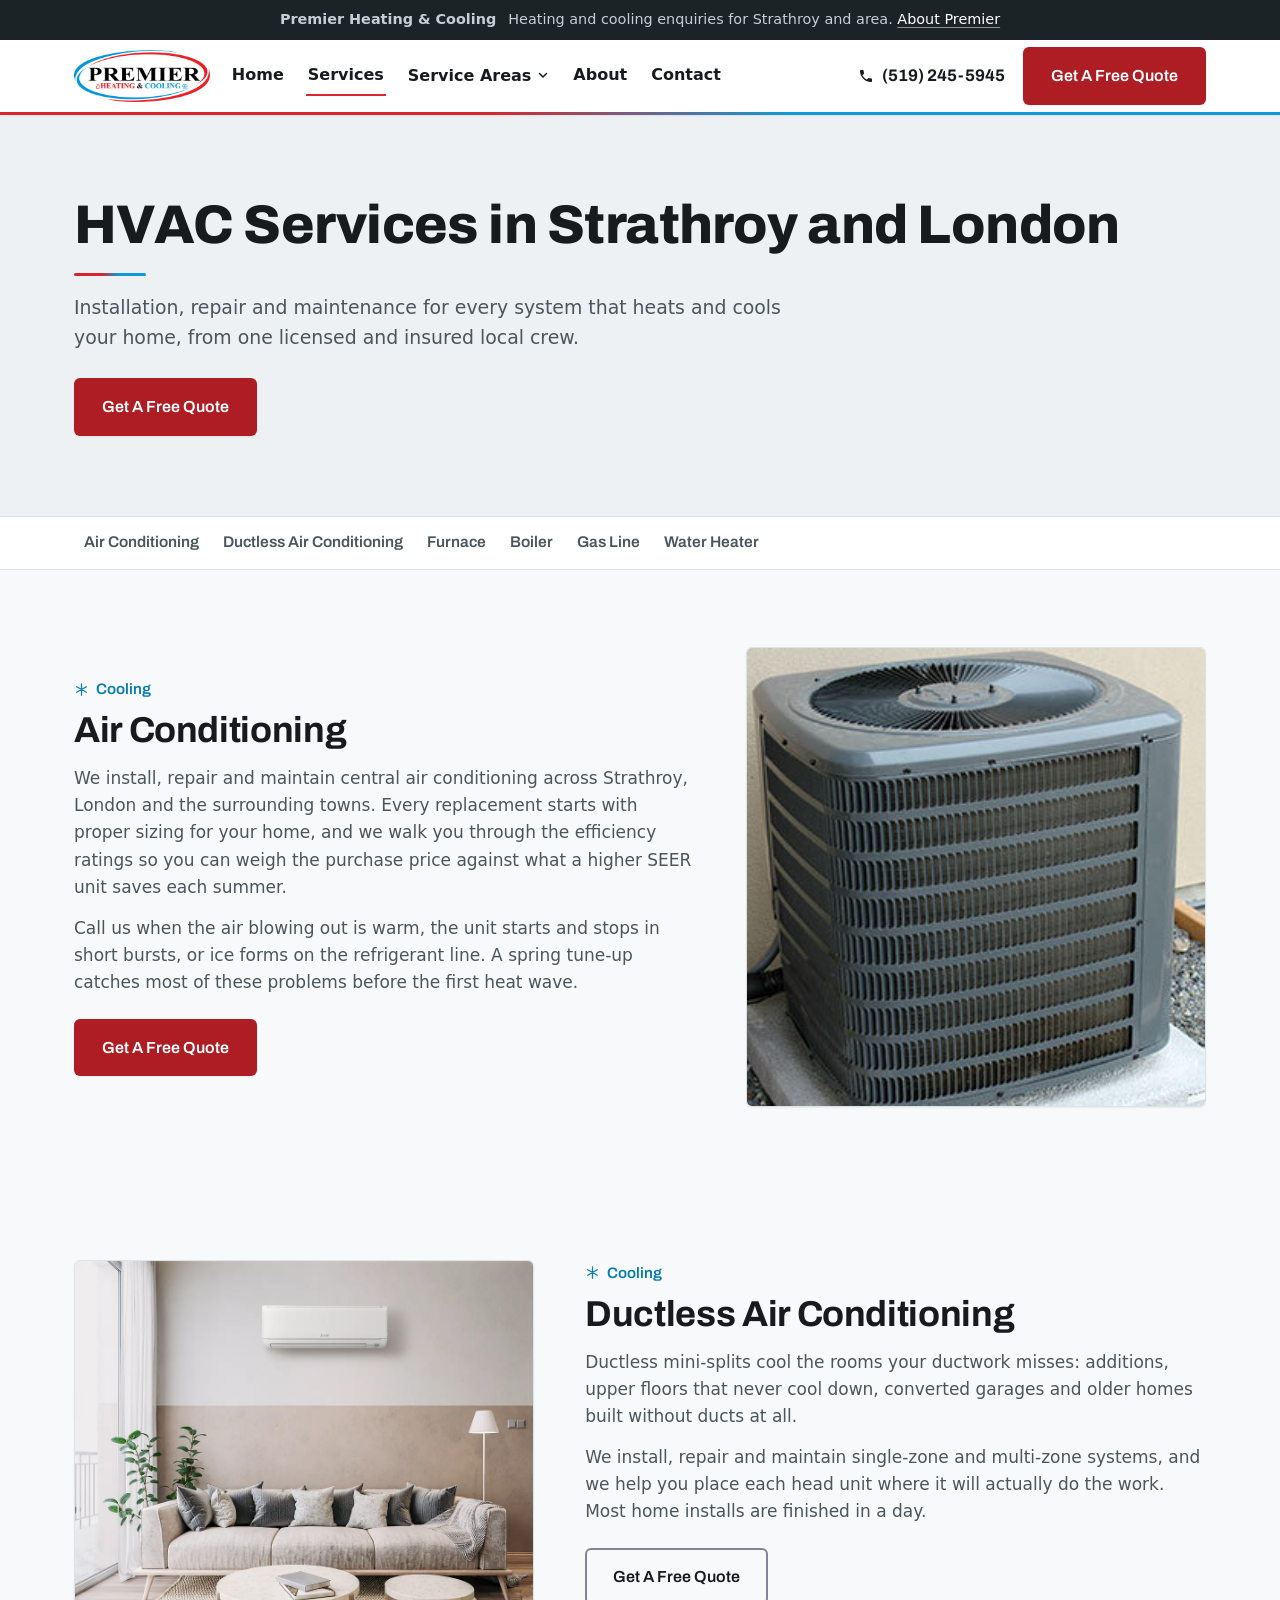
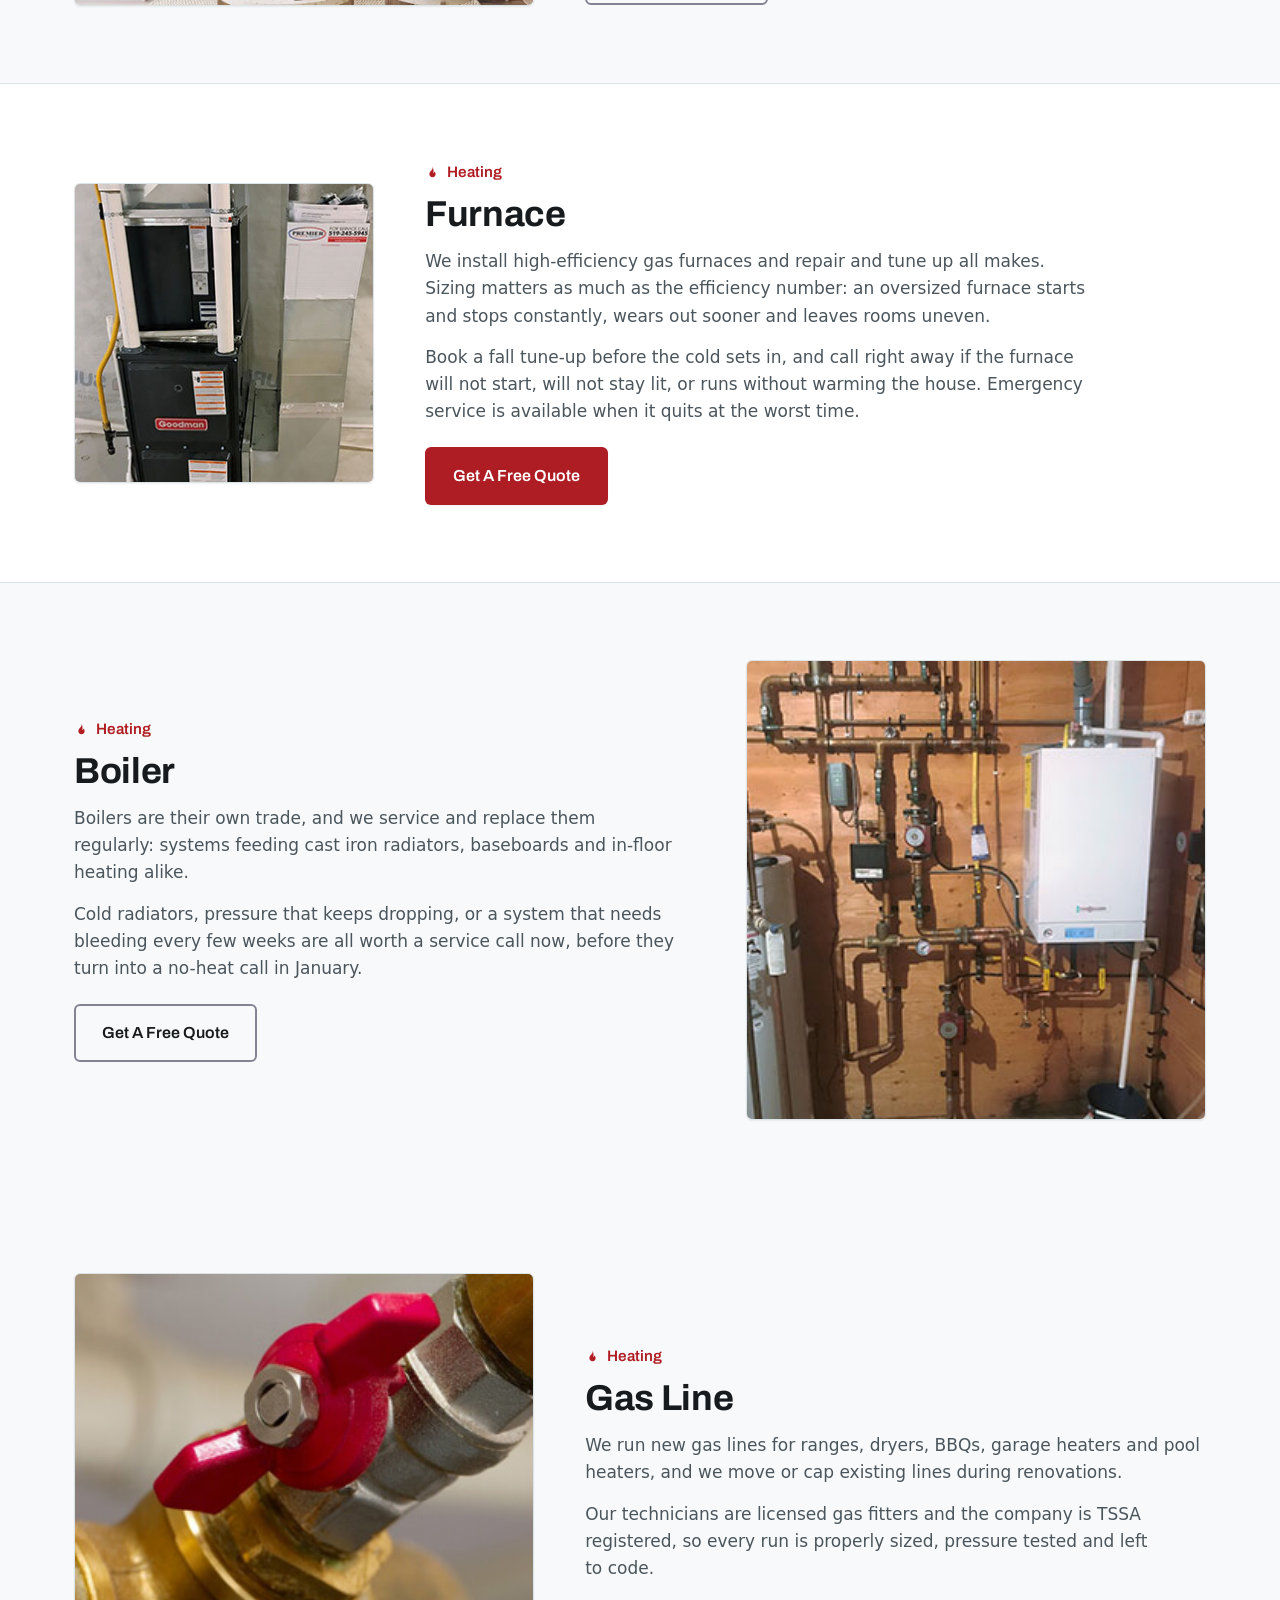
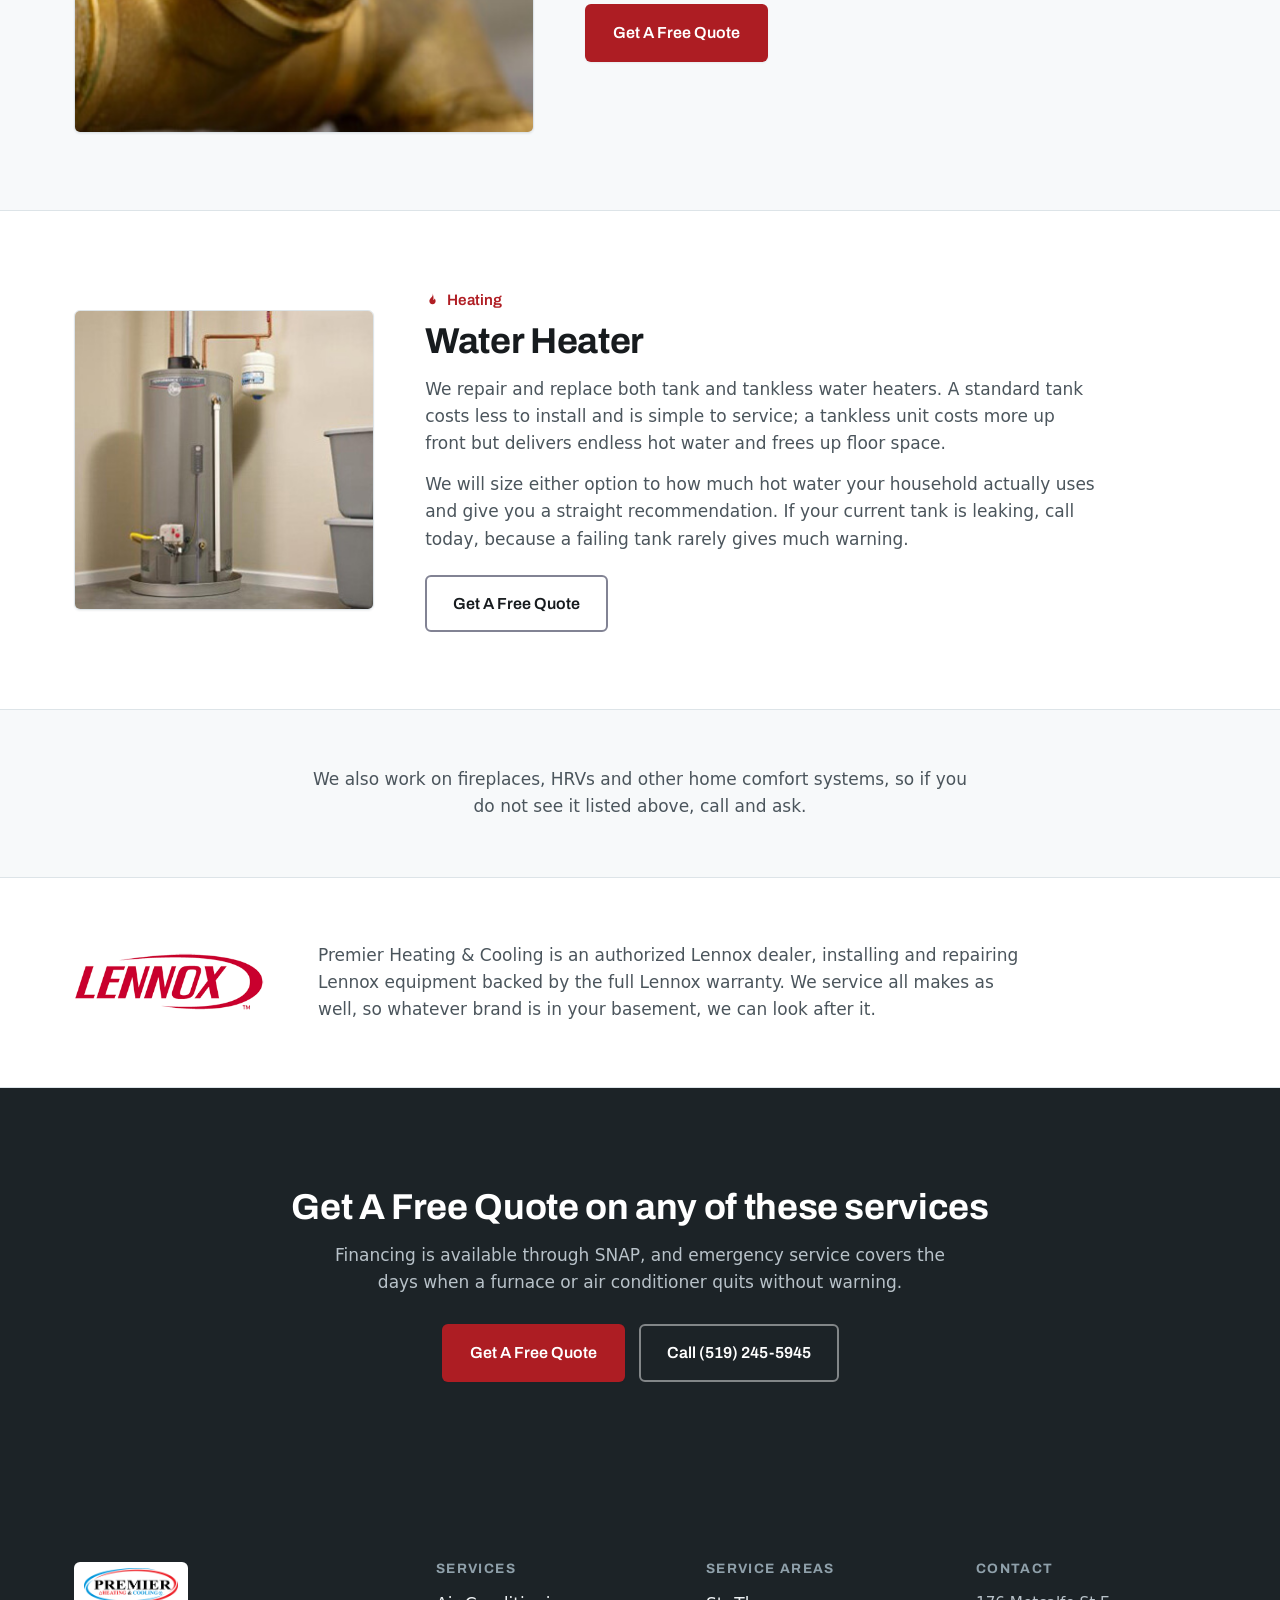
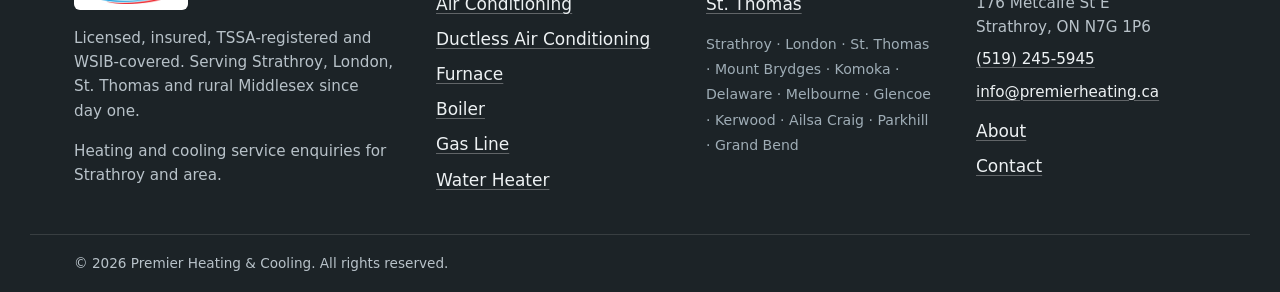
<file: services/index.html>
<!DOCTYPE html><html lang="en"> <head><meta charset="utf-8"><meta name="viewport" content="width=device-width, initial-scale=1"><!-- Demo build: keep out of the index until this ships to premierheating.ca --><meta name="robots" content="noindex, nofollow"><title>HVAC Services in Strathroy &amp; London | Premier Heating &amp; Cooling</title><meta name="description" content="Central and ductless AC, furnace, boiler, water heater and gas line service in Strathroy and London. Authorized Lennox dealer, licensed and TSSA registered."><link rel="canonical" href="https://premier-demo.headbangermarketing.com/services/"><meta property="og:type" content="website"><meta property="og:site_name" content="Premier Heating &#38; Cooling"><meta property="og:title" content="HVAC Services in Strathroy &#38; London | Premier Heating &#38; Cooling"><meta property="og:description" content="Central and ductless AC, furnace, boiler, water heater and gas line service in Strathroy and London. Authorized Lennox dealer, licensed and TSSA registered."><meta property="og:url" content="https://premier-demo.headbangermarketing.com/services/"><meta property="og:image" content="https://premier-demo.headbangermarketing.com/assets/img/og-default.jpg"><meta property="og:locale" content="en_CA"><meta name="twitter:card" content="summary_large_image"><meta name="twitter:title" content="HVAC Services in Strathroy &#38; London | Premier Heating &#38; Cooling"><meta name="twitter:description" content="Central and ductless AC, furnace, boiler, water heater and gas line service in Strathroy and London. Authorized Lennox dealer, licensed and TSSA registered."><meta name="twitter:image" content="https://premier-demo.headbangermarketing.com/assets/img/og-default.jpg"><!-- No favicon for now: the wide wordmark is unreadable at 16px. Needs a
         square mark cropped from the logo ellipse before one goes back in. --><link rel="icon" href="data:,"><script type="application/ld+json">{"@context":"https://schema.org","@type":"HVACBusiness","name":"Premier Heating & Cooling","telephone":"+1-519-245-5945","email":"info@premierheating.ca","address":{"@type":"PostalAddress","streetAddress":"176 Metcalfe St E","addressLocality":"Strathroy","addressRegion":"ON","postalCode":"N7G 1P6","addressCountry":"CA"},"geo":{"@type":"GeoCoordinates","latitude":42.9565,"longitude":-81.6222},"url":"https://premierheating.ca","sameAs":["https://premierheating.ca"],"areaServed":[{"@type":"City","name":"Strathroy"},{"@type":"City","name":"London"},{"@type":"City","name":"St. Thomas"},{"@type":"City","name":"Mount Brydges"},{"@type":"City","name":"Komoka"},{"@type":"City","name":"Delaware"},{"@type":"City","name":"Melbourne"},{"@type":"City","name":"Glencoe"},{"@type":"City","name":"Kerwood"},{"@type":"City","name":"Ailsa Craig"},{"@type":"City","name":"Parkhill"},{"@type":"City","name":"Grand Bend"}]}</script><link rel="stylesheet" href="/_astro/index.B-k-8vod.css">
<style>.svc-hero[data-astro-cid-52q5xhqt]{padding:clamp(44px,7vw,80px) 0}.svc-hero[data-astro-cid-52q5xhqt] .temp-rule--short[data-astro-cid-52q5xhqt]{margin:18px 0 16px}.svc-hero[data-astro-cid-52q5xhqt] .lede[data-astro-cid-52q5xhqt]{margin-bottom:26px}.svc-index[data-astro-cid-52q5xhqt]{background:var(--white);border-block:1px solid var(--steel-200)}.svc-index[data-astro-cid-52q5xhqt] nav[data-astro-cid-52q5xhqt]{display:flex;flex-wrap:wrap;align-items:center;column-gap:4px;padding-block:4px}.svc-index[data-astro-cid-52q5xhqt] a[data-astro-cid-52q5xhqt]{display:inline-flex;align-items:center;min-height:44px;padding:0 10px;font-family:var(--font-display);font-weight:600;font-size:.97rem;color:var(--ink-soft);text-decoration:none}.svc-index[data-astro-cid-52q5xhqt] a[data-astro-cid-52q5xhqt]:hover{color:var(--red);text-decoration:underline;text-underline-offset:4px}.svc[data-astro-cid-52q5xhqt]{padding:clamp(44px,6vw,80px) 0;scroll-margin-top:96px}.svc--band[data-astro-cid-52q5xhqt]{background:var(--white);border-block:1px solid var(--steel-200)}.svc-split[data-astro-cid-52q5xhqt],.svc-band[data-astro-cid-52q5xhqt]{display:grid;gap:clamp(24px,4vw,52px);align-items:center}.svc-marker[data-astro-cid-52q5xhqt]{display:inline-flex;align-items:center;gap:7px;font-family:var(--font-display);font-weight:600;font-size:.95rem;margin-bottom:10px}.svc-marker[data-astro-cid-52q5xhqt] svg[data-astro-cid-52q5xhqt]{flex:none}.svc-marker--heat[data-astro-cid-52q5xhqt]{color:var(--red-deep)}.svc-marker--cool[data-astro-cid-52q5xhqt]{color:var(--blue-deep)}.svc-copy[data-astro-cid-52q5xhqt] h2[data-astro-cid-52q5xhqt]{margin-bottom:14px}.svc-copy[data-astro-cid-52q5xhqt] p[data-astro-cid-52q5xhqt]:not(.svc-marker){color:var(--ink-soft);margin-bottom:14px;max-width:62ch}.svc-copy[data-astro-cid-52q5xhqt] .btn[data-astro-cid-52q5xhqt]{margin-top:8px}.svc-media[data-astro-cid-52q5xhqt] img[data-astro-cid-52q5xhqt]{width:100%;border:1px solid var(--steel-200);border-radius:var(--radius);box-shadow:var(--shadow-sm)}.svc-band[data-astro-cid-52q5xhqt] .svc-media[data-astro-cid-52q5xhqt] img[data-astro-cid-52q5xhqt]{max-width:320px}@media(min-width:880px){.svc-split[data-astro-cid-52q5xhqt]{grid-template-columns:minmax(0,1fr) minmax(0,460px)}.svc--flip[data-astro-cid-52q5xhqt] .svc-split[data-astro-cid-52q5xhqt]{grid-template-columns:minmax(0,460px) minmax(0,1fr)}.svc--flip[data-astro-cid-52q5xhqt] .svc-media[data-astro-cid-52q5xhqt]{order:-1}.svc-band[data-astro-cid-52q5xhqt]{grid-template-columns:minmax(0,300px) minmax(0,1fr)}.svc-band[data-astro-cid-52q5xhqt] .svc-media[data-astro-cid-52q5xhqt]{order:-1}}.svc-other[data-astro-cid-52q5xhqt]{padding:clamp(36px,5vw,56px) 0;text-align:center}.svc-other[data-astro-cid-52q5xhqt] p[data-astro-cid-52q5xhqt]{color:var(--ink-soft);max-width:62ch;margin-inline:auto}.lennox[data-astro-cid-52q5xhqt]{background:var(--white);border-block:1px solid var(--steel-200);padding:clamp(40px,5vw,64px) 0}.lennox__row[data-astro-cid-52q5xhqt]{display:grid;gap:24px;align-items:center}.lennox[data-astro-cid-52q5xhqt] img[data-astro-cid-52q5xhqt]{width:190px;height:auto}.lennox[data-astro-cid-52q5xhqt] p[data-astro-cid-52q5xhqt]{color:var(--ink-soft);max-width:66ch}@media(min-width:760px){.lennox__row[data-astro-cid-52q5xhqt]{grid-template-columns:220px minmax(0,1fr)}}.closing[data-astro-cid-52q5xhqt]{text-align:center}.closing[data-astro-cid-52q5xhqt] p[data-astro-cid-52q5xhqt]{max-width:58ch;margin:14px auto 28px}.closing__actions[data-astro-cid-52q5xhqt]{display:flex;flex-wrap:wrap;justify-content:center;gap:14px}
</style></head> <body> <a class="skip-link" href="#main" data-astro-cid-3ef6ksr2>Skip to content</a> <div class="familybar" data-astro-cid-3ef6ksr2> <div class="container familybar__row" data-astro-cid-3ef6ksr2> <span style="font-weight:700" data-astro-cid-3ef6ksr2>Premier Heating &amp; Cooling</span> <p data-astro-cid-3ef6ksr2>
Heating and cooling enquiries for Strathroy and area. <a href="/about/" data-astro-cid-3ef6ksr2>About Premier</a> </p> </div> </div> <header class="header" data-header data-astro-cid-3ef6ksr2> <div class="container header__row" data-astro-cid-3ef6ksr2> <a class="header__brand" href="/" aria-label="Premier Heating & Cooling home" data-astro-cid-3ef6ksr2> <img src="/assets/premier-logo.png" alt="Premier Heating & Cooling" width="418" height="160" loading="eager" fetchpriority="high" data-astro-cid-3ef6ksr2> </a> <button class="header__burger" type="button" aria-expanded="false" aria-controls="site-nav" data-burger data-astro-cid-3ef6ksr2> <span class="header__burger-bars" aria-hidden="true" data-astro-cid-3ef6ksr2><span data-astro-cid-3ef6ksr2></span><span data-astro-cid-3ef6ksr2></span><span data-astro-cid-3ef6ksr2></span></span> <span class="visually-hidden" data-astro-cid-3ef6ksr2>Menu</span> </button> <nav class="header__nav" id="site-nav" aria-label="Main" data-nav data-astro-cid-3ef6ksr2> <a href="/" data-astro-cid-3ef6ksr2>Home</a> <a href="/services/" aria-current="page" data-astro-cid-3ef6ksr2>Services</a> <div class="dd" data-dd data-astro-cid-3ef6ksr2> <button class="dd__toggle" type="button" aria-expanded="false" aria-controls="areas-menu" data-dd-toggle data-astro-cid-3ef6ksr2>
Service Areas
<svg class="dd__chev" width="12" height="12" viewBox="0 0 24 24" fill="none" stroke="currentColor" stroke-width="3" stroke-linecap="round" stroke-linejoin="round" aria-hidden="true" data-astro-cid-3ef6ksr2><path d="M5 9l7 7 7-7" data-astro-cid-3ef6ksr2></path></svg> </button> <ul class="dd__menu" id="areas-menu" data-dd-menu data-astro-cid-3ef6ksr2> <li data-astro-cid-3ef6ksr2> <a href="/locations/st-thomas/" data-astro-cid-3ef6ksr2>St. Thomas</a> </li> <li class="dd__all" data-astro-cid-3ef6ksr2><a href="/contact/#service-area" data-astro-cid-3ef6ksr2>All towns we serve</a></li> </ul> </div> <a href="/about/" data-astro-cid-3ef6ksr2>About</a> <a href="/contact/" data-astro-cid-3ef6ksr2>Contact</a> <div class="header__nav-cta" data-astro-cid-3ef6ksr2> <a class="btn btn--primary" href="/#quote" data-astro-cid-3ef6ksr2>Get A Free Quote</a> </div> </nav> <div class="header__actions" data-astro-cid-3ef6ksr2> <a class="header__phone" href="tel:+15192455945" data-astro-cid-3ef6ksr2> <svg width="16" height="16" viewBox="0 0 24 24" fill="currentColor" aria-hidden="true" data-astro-cid-3ef6ksr2><path d="M6.6 10.8c1.4 2.8 3.8 5.1 6.6 6.6l2.2-2.2c.3-.3.7-.4 1-.2 1.1.4 2.4.6 3.6.6.6 0 1 .4 1 1V20c0 .6-.4 1-1 1C10.6 21 3 13.4 3 4c0-.6.4-1 1-1h3.5c.6 0 1 .4 1 1 0 1.3.2 2.5.6 3.6.1.4 0 .7-.2 1l-2.3 2.2z" data-astro-cid-3ef6ksr2></path></svg> (519) 245-5945 </a> <a class="btn btn--primary header__cta" href="/#quote" data-astro-cid-3ef6ksr2>Get A Free Quote</a> </div> </div> <hr class="temp-rule" aria-hidden="true" data-astro-cid-3ef6ksr2> </header>  <script type="module">const t=document.querySelector("[data-header]");if(t){const d=t.querySelector("[data-burger]"),i=t.querySelector("[data-nav]"),s=t.querySelector("[data-dd]"),r=t.querySelector("[data-dd-toggle]"),o=t.querySelector("[data-dd-menu]"),c=()=>window.matchMedia("(max-width: 900px)").matches,n=e=>{d.setAttribute("aria-expanded",String(e)),e?i.setAttribute("data-open",""):i.removeAttribute("data-open")},a=e=>{r.setAttribute("aria-expanded",String(e)),e?o.setAttribute("data-open",""):o.removeAttribute("data-open")};d.addEventListener("click",()=>{const e=d.getAttribute("aria-expanded")==="true";n(!e),e&&a(!1)}),r.addEventListener("click",()=>a(r.getAttribute("aria-expanded")!=="true")),s.addEventListener("focusout",e=>{!c()&&e.relatedTarget&&!s.contains(e.relatedTarget)&&a(!1)}),document.addEventListener("click",e=>{t.contains(e.target)||(a(!1),n(!1))}),document.addEventListener("keydown",e=>{if(e.key==="Escape"){if(r.getAttribute("aria-expanded")==="true"){a(!1),r.focus();return}d.getAttribute("aria-expanded")==="true"&&(n(!1),d.focus())}}),window.matchMedia("(max-width: 900px)").addEventListener("change",()=>{n(!1),a(!1)})}</script> <main id="main">   <section class="svc-hero bg-steel" data-astro-cid-52q5xhqt> <div class="container" data-astro-cid-52q5xhqt> <h1 data-astro-cid-52q5xhqt>HVAC Services in Strathroy and London</h1> <hr class="temp-rule temp-rule--short" aria-hidden="true" data-astro-cid-52q5xhqt> <p class="lede" data-astro-cid-52q5xhqt>
Installation, repair and maintenance for every system that heats and cools your home, from one licensed and insured local crew.
</p> <a class="btn btn--primary" href="/#quote" data-astro-cid-52q5xhqt>Get A Free Quote</a> </div> </section>  <div class="svc-index" data-astro-cid-52q5xhqt> <div class="container" data-astro-cid-52q5xhqt> <nav aria-label="Services on this page" data-astro-cid-52q5xhqt> <a href="#air-conditioning" data-astro-cid-52q5xhqt>Air Conditioning</a><a href="#ductless-air-conditioning" data-astro-cid-52q5xhqt>Ductless Air Conditioning</a><a href="#furnace" data-astro-cid-52q5xhqt>Furnace</a><a href="#boiler" data-astro-cid-52q5xhqt>Boiler</a><a href="#gas-line" data-astro-cid-52q5xhqt>Gas Line</a><a href="#water-heater" data-astro-cid-52q5xhqt>Water Heater</a> </nav> </div> </div>  <section class="svc  " id="air-conditioning" data-astro-cid-52q5xhqt> <div class="container svc-split" data-astro-cid-52q5xhqt> <div class="svc-copy" data-astro-cid-52q5xhqt> <p class="svc-marker svc-marker--cool" data-astro-cid-52q5xhqt> <svg width="15" height="15" viewBox="0 0 24 24" fill="none" stroke="currentColor" stroke-width="2" stroke-linecap="round" aria-hidden="true" data-astro-cid-52q5xhqt><path d="M12 3v18M4.2 7.5l15.6 9M19.8 7.5l-15.6 9" data-astro-cid-52q5xhqt></path></svg> <span data-astro-cid-52q5xhqt>Cooling</span> </p> <h2 data-astro-cid-52q5xhqt>Air Conditioning</h2> <p data-astro-cid-52q5xhqt>We install, repair and maintain central air conditioning across Strathroy, London and the surrounding towns. Every replacement starts with proper sizing for your home, and we walk you through the efficiency ratings so you can weigh the purchase price against what a higher SEER unit saves each summer.</p><p data-astro-cid-52q5xhqt>Call us when the air blowing out is warm, the unit starts and stops in short bursts, or ice forms on the refrigerant line. A spring tune-up catches most of these problems before the first heat wave.</p> <a class="btn btn--primary" href="/#quote" data-astro-cid-52q5xhqt>Get A Free Quote</a> </div> <div class="svc-media" data-astro-cid-52q5xhqt> <img src="/assets/air-conditioner-basic-1.jpg" alt="Outdoor central air conditioning unit" width="300" height="300" loading="lazy" data-astro-cid-52q5xhqt> </div> </div> </section><section class="svc  svc--flip" id="ductless-air-conditioning" data-astro-cid-52q5xhqt> <div class="container svc-split" data-astro-cid-52q5xhqt> <div class="svc-copy" data-astro-cid-52q5xhqt> <p class="svc-marker svc-marker--cool" data-astro-cid-52q5xhqt> <svg width="15" height="15" viewBox="0 0 24 24" fill="none" stroke="currentColor" stroke-width="2" stroke-linecap="round" aria-hidden="true" data-astro-cid-52q5xhqt><path d="M12 3v18M4.2 7.5l15.6 9M19.8 7.5l-15.6 9" data-astro-cid-52q5xhqt></path></svg> <span data-astro-cid-52q5xhqt>Cooling</span> </p> <h2 data-astro-cid-52q5xhqt>Ductless Air Conditioning</h2> <p data-astro-cid-52q5xhqt>Ductless mini-splits cool the rooms your ductwork misses: additions, upper floors that never cool down, converted garages and older homes built without ducts at all.</p><p data-astro-cid-52q5xhqt>We install, repair and maintain single-zone and multi-zone systems, and we help you place each head unit where it will actually do the work. Most home installs are finished in a day.</p> <a class="btn btn--ghost" href="/#quote" data-astro-cid-52q5xhqt>Get A Free Quote</a> </div> <div class="svc-media" data-astro-cid-52q5xhqt> <img src="/assets/ductless-mini-split.webp" alt="Wall mounted ductless mini-split head cooling a living room" width="1024" height="768" loading="lazy" data-astro-cid-52q5xhqt> </div> </div> </section><section class="svc svc--band " id="furnace" data-astro-cid-52q5xhqt> <div class="container svc-band" data-astro-cid-52q5xhqt> <div class="svc-copy" data-astro-cid-52q5xhqt> <p class="svc-marker svc-marker--heat" data-astro-cid-52q5xhqt> <svg width="15" height="15" viewBox="0 0 24 24" fill="currentColor" aria-hidden="true" data-astro-cid-52q5xhqt><path d="M12 2c1.2 3-.4 5-2 6.8C8.5 10.5 7 12.2 7 14.5a5 5 0 0 0 10 0c0-1.6-.6-3-1.5-4.2-.4 1.1-1.1 1.9-2.2 2.3.7-2.8.3-7-1.3-10.6z" data-astro-cid-52q5xhqt></path></svg> <span data-astro-cid-52q5xhqt>Heating</span> </p> <h2 data-astro-cid-52q5xhqt>Furnace</h2> <p data-astro-cid-52q5xhqt>We install high-efficiency gas furnaces and repair and tune up all makes. Sizing matters as much as the efficiency number: an oversized furnace starts and stops constantly, wears out sooner and leaves rooms uneven.</p><p data-astro-cid-52q5xhqt>Book a fall tune-up before the cold sets in, and call right away if the furnace will not start, will not stay lit, or runs without warming the house. Emergency service is available when it quits at the worst time.</p> <a class="btn btn--primary" href="/#quote" data-astro-cid-52q5xhqt>Get A Free Quote</a> </div> <div class="svc-media" data-astro-cid-52q5xhqt> <img src="/assets/furnace-basic-1.jpg" alt="Residential gas furnace" width="300" height="300" loading="lazy" data-astro-cid-52q5xhqt> </div> </div> </section><section class="svc  " id="boiler" data-astro-cid-52q5xhqt> <div class="container svc-split" data-astro-cid-52q5xhqt> <div class="svc-copy" data-astro-cid-52q5xhqt> <p class="svc-marker svc-marker--heat" data-astro-cid-52q5xhqt> <svg width="15" height="15" viewBox="0 0 24 24" fill="currentColor" aria-hidden="true" data-astro-cid-52q5xhqt><path d="M12 2c1.2 3-.4 5-2 6.8C8.5 10.5 7 12.2 7 14.5a5 5 0 0 0 10 0c0-1.6-.6-3-1.5-4.2-.4 1.1-1.1 1.9-2.2 2.3.7-2.8.3-7-1.3-10.6z" data-astro-cid-52q5xhqt></path></svg> <span data-astro-cid-52q5xhqt>Heating</span> </p> <h2 data-astro-cid-52q5xhqt>Boiler</h2> <p data-astro-cid-52q5xhqt>Boilers are their own trade, and we service and replace them regularly: systems feeding cast iron radiators, baseboards and in-floor heating alike.</p><p data-astro-cid-52q5xhqt>Cold radiators, pressure that keeps dropping, or a system that needs bleeding every few weeks are all worth a service call now, before they turn into a no-heat call in January.</p> <a class="btn btn--ghost" href="/#quote" data-astro-cid-52q5xhqt>Get A Free Quote</a> </div> <div class="svc-media" data-astro-cid-52q5xhqt> <img src="/assets/boiler-basic.jpg" alt="Residential boiler system" width="300" height="300" loading="lazy" data-astro-cid-52q5xhqt> </div> </div> </section><section class="svc  svc--flip" id="gas-line" data-astro-cid-52q5xhqt> <div class="container svc-split" data-astro-cid-52q5xhqt> <div class="svc-copy" data-astro-cid-52q5xhqt> <p class="svc-marker svc-marker--heat" data-astro-cid-52q5xhqt> <svg width="15" height="15" viewBox="0 0 24 24" fill="currentColor" aria-hidden="true" data-astro-cid-52q5xhqt><path d="M12 2c1.2 3-.4 5-2 6.8C8.5 10.5 7 12.2 7 14.5a5 5 0 0 0 10 0c0-1.6-.6-3-1.5-4.2-.4 1.1-1.1 1.9-2.2 2.3.7-2.8.3-7-1.3-10.6z" data-astro-cid-52q5xhqt></path></svg> <span data-astro-cid-52q5xhqt>Heating</span> </p> <h2 data-astro-cid-52q5xhqt>Gas Line</h2> <p data-astro-cid-52q5xhqt>We run new gas lines for ranges, dryers, BBQs, garage heaters and pool heaters, and we move or cap existing lines during renovations.</p><p data-astro-cid-52q5xhqt>Our technicians are licensed gas fitters and the company is TSSA registered, so every run is properly sized, pressure tested and left to code.</p> <a class="btn btn--primary" href="/#quote" data-astro-cid-52q5xhqt>Get A Free Quote</a> </div> <div class="svc-media" data-astro-cid-52q5xhqt> <img src="/assets/Gas-Line.jpg" alt="Gas line piping" width="300" height="300" loading="lazy" data-astro-cid-52q5xhqt> </div> </div> </section><section class="svc svc--band " id="water-heater" data-astro-cid-52q5xhqt> <div class="container svc-band" data-astro-cid-52q5xhqt> <div class="svc-copy" data-astro-cid-52q5xhqt> <p class="svc-marker svc-marker--heat" data-astro-cid-52q5xhqt> <svg width="15" height="15" viewBox="0 0 24 24" fill="currentColor" aria-hidden="true" data-astro-cid-52q5xhqt><path d="M12 2c1.2 3-.4 5-2 6.8C8.5 10.5 7 12.2 7 14.5a5 5 0 0 0 10 0c0-1.6-.6-3-1.5-4.2-.4 1.1-1.1 1.9-2.2 2.3.7-2.8.3-7-1.3-10.6z" data-astro-cid-52q5xhqt></path></svg> <span data-astro-cid-52q5xhqt>Heating</span> </p> <h2 data-astro-cid-52q5xhqt>Water Heater</h2> <p data-astro-cid-52q5xhqt>We repair and replace both tank and tankless water heaters. A standard tank costs less to install and is simple to service; a tankless unit costs more up front but delivers endless hot water and frees up floor space.</p><p data-astro-cid-52q5xhqt>We will size either option to how much hot water your household actually uses and give you a straight recommendation. If your current tank is leaking, call today, because a failing tank rarely gives much warning.</p> <a class="btn btn--ghost" href="/#quote" data-astro-cid-52q5xhqt>Get A Free Quote</a> </div> <div class="svc-media" data-astro-cid-52q5xhqt> <img src="/assets/Water-Heater.jpg" alt="Residential water heater tank" width="300" height="300" loading="lazy" data-astro-cid-52q5xhqt> </div> </div> </section> <section class="svc-other section--tight" data-astro-cid-52q5xhqt> <div class="container reveal" data-astro-cid-52q5xhqt> <p data-astro-cid-52q5xhqt>We also work on fireplaces, HRVs and other home comfort systems, so if you do not see it listed above, call and ask.</p> </div> </section>  <section class="lennox" data-astro-cid-52q5xhqt> <div class="container lennox__row reveal" data-astro-cid-52q5xhqt> <img src="/assets/lennox-logo-small.png" alt="Lennox authorized dealer" width="300" height="91" loading="lazy" data-astro-cid-52q5xhqt> <p data-astro-cid-52q5xhqt>
Premier Heating &amp; Cooling is an authorized Lennox dealer, installing and repairing Lennox equipment backed by the full Lennox warranty. We service all makes as well, so whatever brand is in your basement, we can look after it.
</p> </div> </section>  <section class="closing bg-graphite section" data-astro-cid-52q5xhqt> <div class="container reveal" data-astro-cid-52q5xhqt> <h2 data-astro-cid-52q5xhqt>Get A Free Quote on any of these services</h2> <p data-astro-cid-52q5xhqt>
Financing is available through SNAP, and emergency service covers the days when a furnace or air conditioner quits without warning.
</p> <div class="closing__actions" data-astro-cid-52q5xhqt> <a class="btn btn--primary" href="/#quote" data-astro-cid-52q5xhqt>Get A Free Quote</a> <a class="btn btn--ghost-light" href="tel:+15192455945" data-astro-cid-52q5xhqt>Call (519) 245-5945</a> </div> </div> </section>  </main> <footer class="footer bg-graphite" data-astro-cid-sz7xmlte> <div class="container footer__grid" data-astro-cid-sz7xmlte> <div class="footer__brand" data-astro-cid-sz7xmlte> <img src="/assets/premier-logo.png" alt="Premier Heating & Cooling" width="418" height="160" loading="lazy" data-astro-cid-sz7xmlte> <p data-astro-cid-sz7xmlte>
Licensed, insured, TSSA-registered and WSIB-covered. Serving Strathroy,
        London, St. Thomas and rural Middlesex since day one.
</p> <p class="footer__family" data-astro-cid-sz7xmlte>
Heating and cooling service enquiries for Strathroy and area.
</p> </div> <nav class="footer__col" aria-label="Services" data-astro-cid-sz7xmlte> <h3 data-astro-cid-sz7xmlte>Services</h3> <ul data-astro-cid-sz7xmlte> <li data-astro-cid-sz7xmlte><a href="/services/#air-conditioning" data-astro-cid-sz7xmlte>Air Conditioning</a></li><li data-astro-cid-sz7xmlte><a href="/services/#ductless-air-conditioning" data-astro-cid-sz7xmlte>Ductless Air Conditioning</a></li><li data-astro-cid-sz7xmlte><a href="/services/#furnace" data-astro-cid-sz7xmlte>Furnace</a></li><li data-astro-cid-sz7xmlte><a href="/services/#boiler" data-astro-cid-sz7xmlte>Boiler</a></li><li data-astro-cid-sz7xmlte><a href="/services/#gas-line" data-astro-cid-sz7xmlte>Gas Line</a></li><li data-astro-cid-sz7xmlte><a href="/services/#water-heater" data-astro-cid-sz7xmlte>Water Heater</a></li> </ul> </nav> <nav class="footer__col" aria-label="Service areas" data-astro-cid-sz7xmlte> <h3 data-astro-cid-sz7xmlte>Service Areas</h3> <ul data-astro-cid-sz7xmlte> <li data-astro-cid-sz7xmlte><a href="/locations/st-thomas/" data-astro-cid-sz7xmlte>St. Thomas</a></li> </ul> <p class="footer__areas" data-astro-cid-sz7xmlte>Strathroy · London · St. Thomas · Mount Brydges · Komoka · Delaware · Melbourne · Glencoe · Kerwood · Ailsa Craig · Parkhill · Grand Bend</p> </nav> <div class="footer__col" data-astro-cid-sz7xmlte> <h3 data-astro-cid-sz7xmlte>Contact</h3> <address data-astro-cid-sz7xmlte> <p data-astro-cid-sz7xmlte>176 Metcalfe St E<br data-astro-cid-sz7xmlte>Strathroy, ON N7G 1P6</p> <p data-astro-cid-sz7xmlte><a href="tel:+15192455945" data-astro-cid-sz7xmlte>(519) 245-5945</a></p> <p data-astro-cid-sz7xmlte><a href="mailto:info@premierheating.ca" data-astro-cid-sz7xmlte>info@premierheating.ca</a></p> </address> <ul class="footer__pages" data-astro-cid-sz7xmlte> <li data-astro-cid-sz7xmlte><a href="/about/" data-astro-cid-sz7xmlte>About</a></li> <li data-astro-cid-sz7xmlte><a href="/contact/" data-astro-cid-sz7xmlte>Contact</a></li> </ul> </div> </div> <div class="container footer__legal" data-astro-cid-sz7xmlte> <p data-astro-cid-sz7xmlte>&copy; 2026 Premier Heating &amp; Cooling. All rights reserved.</p> </div> </footer>  <div class="callbar"> <a class="btn btn--primary" href="tel:+15192455945">Call (519) 245-5945</a> <a class="btn btn--ghost-light" href="/#quote">Get A Free Quote</a> </div> <script type="module">const t=()=>{document.getElementById(location.hash.slice(1))?.querySelector('input:not([tabindex="-1"]), select, textarea')?.focus({preventScroll:!0})};window.addEventListener("hashchange",t);window.addEventListener("load",()=>window.requestAnimationFrame(t));document.addEventListener("click",n=>{const e=n.target.closest('a[href*="#"]');e&&e.origin===location.origin&&e.pathname===location.pathname&&window.setTimeout(t,0)});t();</script> </body> </html>
</file>
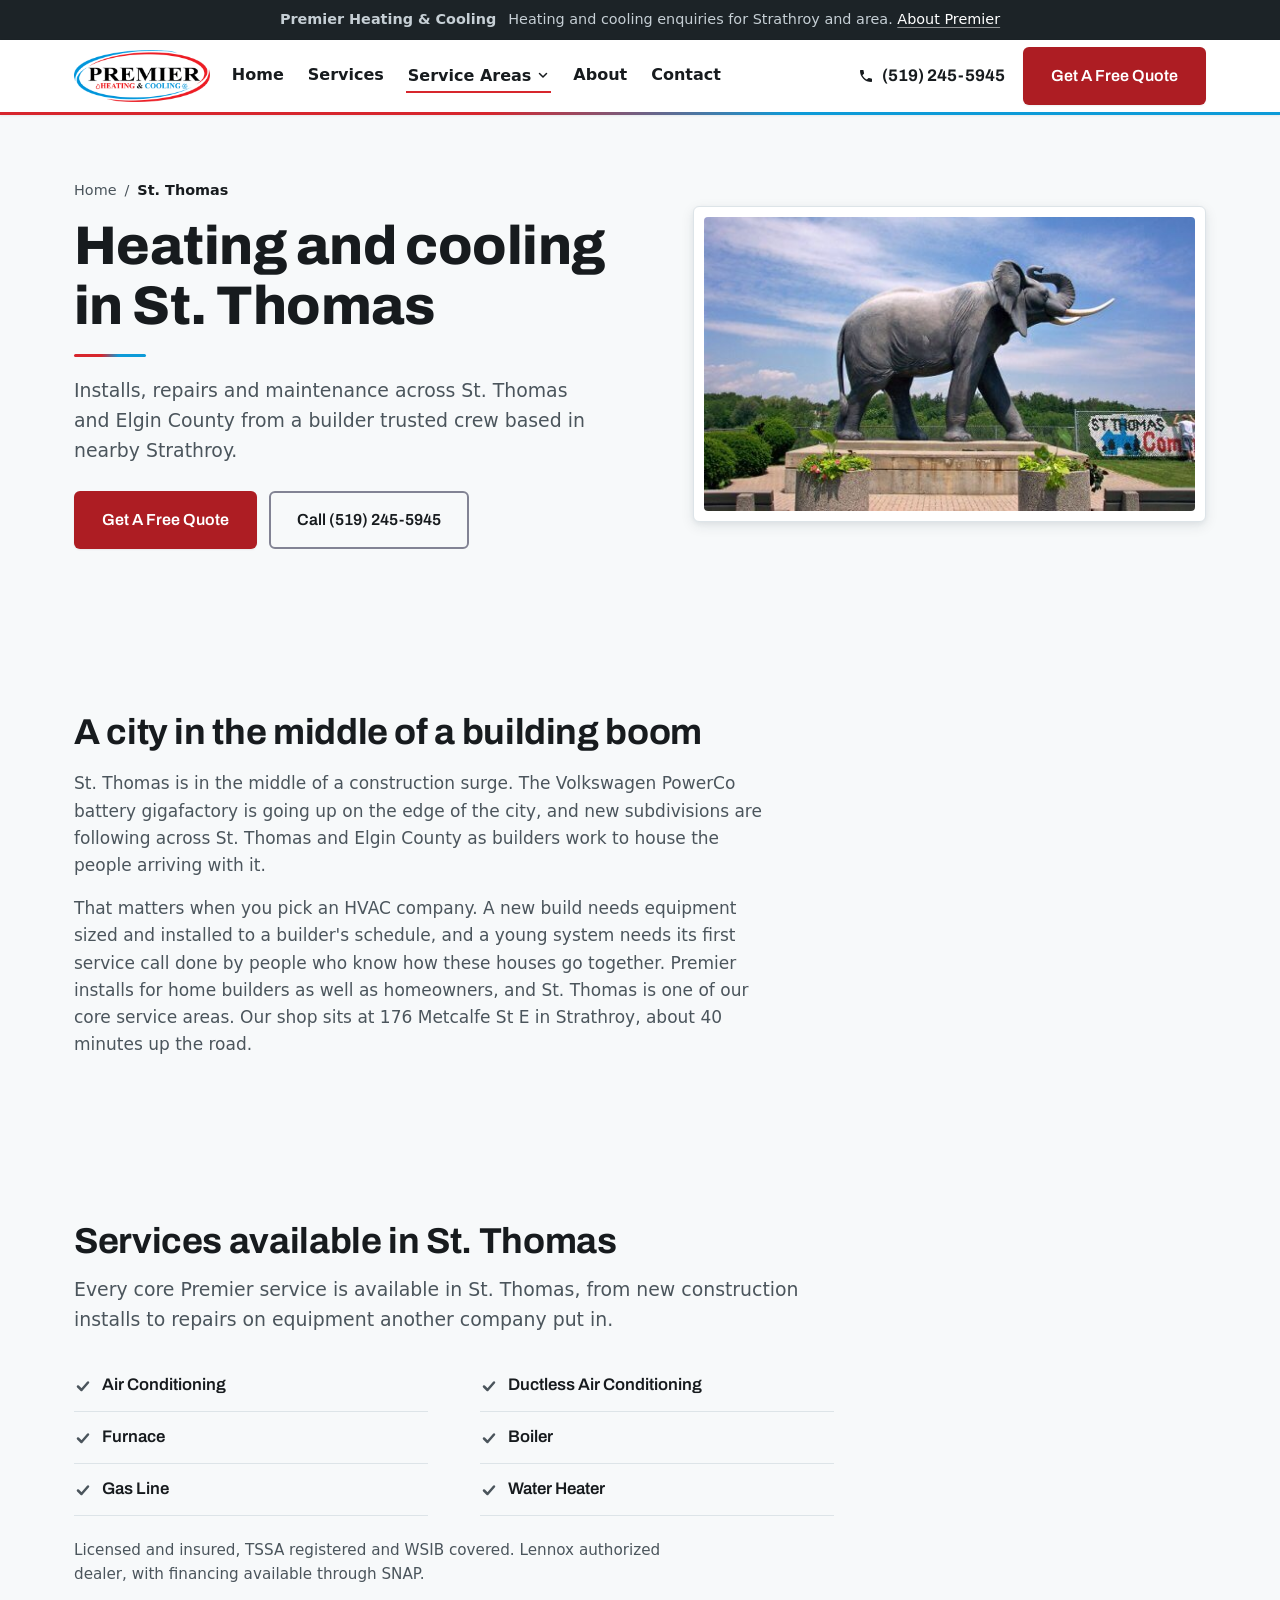
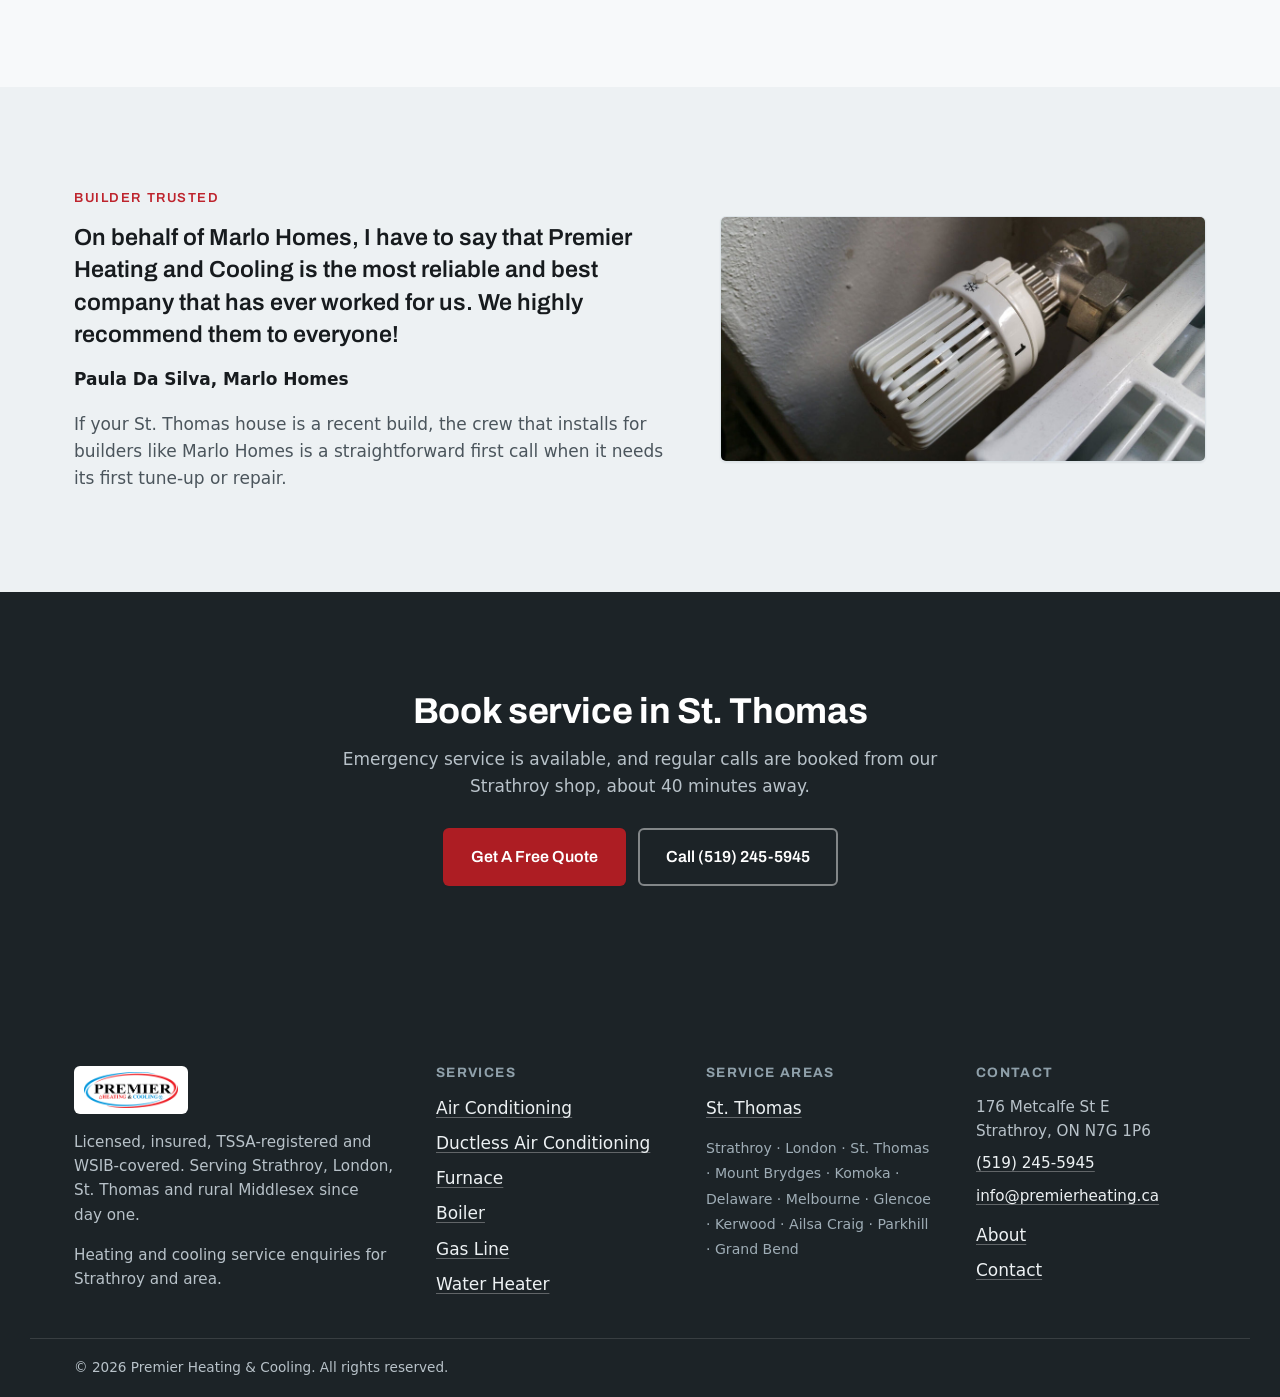
<file: locations/st-thomas/index.html>
<!DOCTYPE html><html lang="en"> <head><meta charset="utf-8"><meta name="viewport" content="width=device-width, initial-scale=1"><!-- Demo build: keep out of the index until this ships to premierheating.ca --><meta name="robots" content="noindex, nofollow"><title>Heating &amp; Cooling in St. Thomas | Premier Heating &amp; Cooling</title><meta name="description" content="Furnace, AC and full HVAC service in St. Thomas and across Elgin County from Premier Heating &#38; Cooling, the builder trusted contractor 40 minutes away in Strathroy."><link rel="canonical" href="https://premier-demo.headbangermarketing.com/locations/st-thomas/"><meta property="og:type" content="website"><meta property="og:site_name" content="Premier Heating &#38; Cooling"><meta property="og:title" content="Heating &#38; Cooling in St. Thomas | Premier Heating &#38; Cooling"><meta property="og:description" content="Furnace, AC and full HVAC service in St. Thomas and across Elgin County from Premier Heating &#38; Cooling, the builder trusted contractor 40 minutes away in Strathroy."><meta property="og:url" content="https://premier-demo.headbangermarketing.com/locations/st-thomas/"><meta property="og:image" content="https://premier-demo.headbangermarketing.com/assets/img/og-default.jpg"><meta property="og:locale" content="en_CA"><meta name="twitter:card" content="summary_large_image"><meta name="twitter:title" content="Heating &#38; Cooling in St. Thomas | Premier Heating &#38; Cooling"><meta name="twitter:description" content="Furnace, AC and full HVAC service in St. Thomas and across Elgin County from Premier Heating &#38; Cooling, the builder trusted contractor 40 minutes away in Strathroy."><meta name="twitter:image" content="https://premier-demo.headbangermarketing.com/assets/img/og-default.jpg"><!-- No favicon for now: the wide wordmark is unreadable at 16px. Needs a
         square mark cropped from the logo ellipse before one goes back in. --><link rel="icon" href="data:,"><script type="application/ld+json">{"@context":"https://schema.org","@type":"HVACBusiness","name":"Premier Heating & Cooling","telephone":"+1-519-245-5945","email":"info@premierheating.ca","address":{"@type":"PostalAddress","streetAddress":"176 Metcalfe St E","addressLocality":"Strathroy","addressRegion":"ON","postalCode":"N7G 1P6","addressCountry":"CA"},"geo":{"@type":"GeoCoordinates","latitude":42.9565,"longitude":-81.6222},"url":"https://premierheating.ca","sameAs":["https://premierheating.ca"],"areaServed":[{"@type":"City","name":"Strathroy"},{"@type":"City","name":"London"},{"@type":"City","name":"St. Thomas"},{"@type":"City","name":"Mount Brydges"},{"@type":"City","name":"Komoka"},{"@type":"City","name":"Delaware"},{"@type":"City","name":"Melbourne"},{"@type":"City","name":"Glencoe"},{"@type":"City","name":"Kerwood"},{"@type":"City","name":"Ailsa Craig"},{"@type":"City","name":"Parkhill"},{"@type":"City","name":"Grand Bend"}]}</script><link rel="stylesheet" href="/_astro/index.B-k-8vod.css">
<style>.hero[data-astro-cid-7nvnbjqj]{padding-top:clamp(36px,5vw,64px)}.hero-grid[data-astro-cid-7nvnbjqj]{display:grid;gap:clamp(28px,4vw,56px);align-items:center}.crumbs[data-astro-cid-7nvnbjqj]{font-size:.9rem;color:var(--ink-soft);margin-bottom:14px;display:flex;gap:8px;align-items:center}.crumbs[data-astro-cid-7nvnbjqj] a[data-astro-cid-7nvnbjqj]{color:var(--ink-soft);text-decoration:none}.crumbs[data-astro-cid-7nvnbjqj] a[data-astro-cid-7nvnbjqj]:hover{color:var(--red);text-decoration:underline}.crumbs[data-astro-cid-7nvnbjqj] [data-astro-cid-7nvnbjqj][aria-current]{color:var(--ink);font-weight:600}.hero-copy[data-astro-cid-7nvnbjqj] .temp-rule--short[data-astro-cid-7nvnbjqj]{margin:18px 0}.hero-actions[data-astro-cid-7nvnbjqj]{display:flex;flex-wrap:wrap;gap:12px;margin-top:26px}.hero-media[data-astro-cid-7nvnbjqj]{background:var(--white);border:1px solid var(--steel-200);border-radius:var(--radius);box-shadow:var(--shadow);padding:10px}.hero-media[data-astro-cid-7nvnbjqj] img[data-astro-cid-7nvnbjqj]{width:100%;aspect-ratio:5 / 3;object-fit:cover;border-radius:4px}@media(min-width:861px){.hero-grid[data-astro-cid-7nvnbjqj]{grid-template-columns:1.05fr .95fr}}.prose[data-astro-cid-7nvnbjqj]{max-width:65ch}.prose[data-astro-cid-7nvnbjqj] h2[data-astro-cid-7nvnbjqj]{margin-bottom:18px}.prose[data-astro-cid-7nvnbjqj] p[data-astro-cid-7nvnbjqj]{color:var(--ink-soft)}.prose[data-astro-cid-7nvnbjqj] p[data-astro-cid-7nvnbjqj]+p[data-astro-cid-7nvnbjqj]{margin-top:16px}.svc-wrap[data-astro-cid-7nvnbjqj] h2[data-astro-cid-7nvnbjqj]{margin-bottom:12px}.svc-list[data-astro-cid-7nvnbjqj]{list-style:none;display:grid;gap:0 clamp(24px,4vw,56px);max-width:760px;margin-top:26px}.svc-list[data-astro-cid-7nvnbjqj] li[data-astro-cid-7nvnbjqj]{display:flex;align-items:center;gap:12px;padding:12px 2px;border-bottom:1px solid var(--steel-200)}.svc-list[data-astro-cid-7nvnbjqj] svg[data-astro-cid-7nvnbjqj]{flex:none;color:var(--ink-soft)}.svc-list[data-astro-cid-7nvnbjqj] a[data-astro-cid-7nvnbjqj]{font-family:var(--font-display);font-weight:600;font-size:1.05rem;text-decoration:none}.svc-list[data-astro-cid-7nvnbjqj] a[data-astro-cid-7nvnbjqj]:hover{color:var(--red);text-decoration:underline}.svc-note[data-astro-cid-7nvnbjqj]{margin-top:22px;font-size:.95rem;color:var(--ink-soft);max-width:62ch}@media(min-width:561px){.svc-list[data-astro-cid-7nvnbjqj]{grid-template-columns:repeat(2,minmax(0,1fr))}}.builder-grid[data-astro-cid-7nvnbjqj]{display:grid;gap:clamp(28px,4vw,56px);align-items:center}.builder-quote[data-astro-cid-7nvnbjqj] blockquote[data-astro-cid-7nvnbjqj] p[data-astro-cid-7nvnbjqj]{font-family:var(--font-display);font-size:clamp(1.15rem,2.2vw,1.45rem);font-weight:600;line-height:1.4;color:var(--ink);margin-top:14px}.builder-cite[data-astro-cid-7nvnbjqj]{margin-top:14px;font-weight:600;color:var(--ink)}.builder-tie[data-astro-cid-7nvnbjqj]{margin-top:18px;color:var(--ink-soft);max-width:55ch}.builder-photo[data-astro-cid-7nvnbjqj]{width:100%;aspect-ratio:1030 / 521;object-fit:cover;border:1px solid var(--steel-200);border-radius:var(--radius);box-shadow:var(--shadow-sm)}@media(min-width:861px){.builder-grid[data-astro-cid-7nvnbjqj]{grid-template-columns:1.1fr .9fr}}.cta-band[data-astro-cid-7nvnbjqj]{text-align:center;max-width:720px}.cta-band[data-astro-cid-7nvnbjqj] p[data-astro-cid-7nvnbjqj]{margin-top:14px}.cta-actions[data-astro-cid-7nvnbjqj]{display:flex;flex-wrap:wrap;justify-content:center;gap:12px;margin-top:28px}
</style></head> <body> <a class="skip-link" href="#main" data-astro-cid-3ef6ksr2>Skip to content</a> <div class="familybar" data-astro-cid-3ef6ksr2> <div class="container familybar__row" data-astro-cid-3ef6ksr2> <span style="font-weight:700" data-astro-cid-3ef6ksr2>Premier Heating &amp; Cooling</span> <p data-astro-cid-3ef6ksr2>
Heating and cooling enquiries for Strathroy and area. <a href="/about/" data-astro-cid-3ef6ksr2>About Premier</a> </p> </div> </div> <header class="header" data-header data-astro-cid-3ef6ksr2> <div class="container header__row" data-astro-cid-3ef6ksr2> <a class="header__brand" href="/" aria-label="Premier Heating & Cooling home" data-astro-cid-3ef6ksr2> <img src="/assets/premier-logo.png" alt="Premier Heating & Cooling" width="418" height="160" loading="eager" fetchpriority="high" data-astro-cid-3ef6ksr2> </a> <button class="header__burger" type="button" aria-expanded="false" aria-controls="site-nav" data-burger data-astro-cid-3ef6ksr2> <span class="header__burger-bars" aria-hidden="true" data-astro-cid-3ef6ksr2><span data-astro-cid-3ef6ksr2></span><span data-astro-cid-3ef6ksr2></span><span data-astro-cid-3ef6ksr2></span></span> <span class="visually-hidden" data-astro-cid-3ef6ksr2>Menu</span> </button> <nav class="header__nav" id="site-nav" aria-label="Main" data-nav data-astro-cid-3ef6ksr2> <a href="/" data-astro-cid-3ef6ksr2>Home</a> <a href="/services/" data-astro-cid-3ef6ksr2>Services</a> <div class="dd" data-dd data-astro-cid-3ef6ksr2> <button class="dd__toggle" type="button" aria-expanded="false" aria-controls="areas-menu" data-dd-toggle data-current="true" data-astro-cid-3ef6ksr2>
Service Areas
<svg class="dd__chev" width="12" height="12" viewBox="0 0 24 24" fill="none" stroke="currentColor" stroke-width="3" stroke-linecap="round" stroke-linejoin="round" aria-hidden="true" data-astro-cid-3ef6ksr2><path d="M5 9l7 7 7-7" data-astro-cid-3ef6ksr2></path></svg> </button> <ul class="dd__menu" id="areas-menu" data-dd-menu data-astro-cid-3ef6ksr2> <li data-astro-cid-3ef6ksr2> <a href="/locations/st-thomas/" aria-current="page" data-astro-cid-3ef6ksr2>St. Thomas</a> </li> <li class="dd__all" data-astro-cid-3ef6ksr2><a href="/contact/#service-area" data-astro-cid-3ef6ksr2>All towns we serve</a></li> </ul> </div> <a href="/about/" data-astro-cid-3ef6ksr2>About</a> <a href="/contact/" data-astro-cid-3ef6ksr2>Contact</a> <div class="header__nav-cta" data-astro-cid-3ef6ksr2> <a class="btn btn--primary" href="/#quote" data-astro-cid-3ef6ksr2>Get A Free Quote</a> </div> </nav> <div class="header__actions" data-astro-cid-3ef6ksr2> <a class="header__phone" href="tel:+15192455945" data-astro-cid-3ef6ksr2> <svg width="16" height="16" viewBox="0 0 24 24" fill="currentColor" aria-hidden="true" data-astro-cid-3ef6ksr2><path d="M6.6 10.8c1.4 2.8 3.8 5.1 6.6 6.6l2.2-2.2c.3-.3.7-.4 1-.2 1.1.4 2.4.6 3.6.6.6 0 1 .4 1 1V20c0 .6-.4 1-1 1C10.6 21 3 13.4 3 4c0-.6.4-1 1-1h3.5c.6 0 1 .4 1 1 0 1.3.2 2.5.6 3.6.1.4 0 .7-.2 1l-2.3 2.2z" data-astro-cid-3ef6ksr2></path></svg> (519) 245-5945 </a> <a class="btn btn--primary header__cta" href="/#quote" data-astro-cid-3ef6ksr2>Get A Free Quote</a> </div> </div> <hr class="temp-rule" aria-hidden="true" data-astro-cid-3ef6ksr2> </header>  <script type="module">const t=document.querySelector("[data-header]");if(t){const d=t.querySelector("[data-burger]"),i=t.querySelector("[data-nav]"),s=t.querySelector("[data-dd]"),r=t.querySelector("[data-dd-toggle]"),o=t.querySelector("[data-dd-menu]"),c=()=>window.matchMedia("(max-width: 900px)").matches,n=e=>{d.setAttribute("aria-expanded",String(e)),e?i.setAttribute("data-open",""):i.removeAttribute("data-open")},a=e=>{r.setAttribute("aria-expanded",String(e)),e?o.setAttribute("data-open",""):o.removeAttribute("data-open")};d.addEventListener("click",()=>{const e=d.getAttribute("aria-expanded")==="true";n(!e),e&&a(!1)}),r.addEventListener("click",()=>a(r.getAttribute("aria-expanded")!=="true")),s.addEventListener("focusout",e=>{!c()&&e.relatedTarget&&!s.contains(e.relatedTarget)&&a(!1)}),document.addEventListener("click",e=>{t.contains(e.target)||(a(!1),n(!1))}),document.addEventListener("keydown",e=>{if(e.key==="Escape"){if(r.getAttribute("aria-expanded")==="true"){a(!1),r.focus();return}d.getAttribute("aria-expanded")==="true"&&(n(!1),d.focus())}}),window.matchMedia("(max-width: 900px)").addEventListener("change",()=>{n(!1),a(!1)})}</script> <main id="main">  <script type="application/ld+json">{"@context":"https://schema.org","@type":"BreadcrumbList","itemListElement":[{"@type":"ListItem","position":1,"name":"Home","item":"https://premierheating.ca/"},{"@type":"ListItem","position":2,"name":"St. Thomas","item":"https://premierheating.ca/locations/st-thomas/"}]}</script>  <section class="section hero" data-astro-cid-7nvnbjqj> <div class="container hero-grid" data-astro-cid-7nvnbjqj> <div class="hero-copy" data-astro-cid-7nvnbjqj> <nav class="crumbs" aria-label="Breadcrumb" data-astro-cid-7nvnbjqj> <a href="/" data-astro-cid-7nvnbjqj>Home</a> <span aria-hidden="true" data-astro-cid-7nvnbjqj>/</span> <span aria-current="page" data-astro-cid-7nvnbjqj>St. Thomas</span> </nav> <h1 data-astro-cid-7nvnbjqj>Heating and cooling in St.&nbsp;Thomas</h1> <hr class="temp-rule temp-rule--short" aria-hidden="true" data-astro-cid-7nvnbjqj> <p class="lede" data-astro-cid-7nvnbjqj>
Installs, repairs and maintenance across St. Thomas and Elgin County from a
          builder trusted crew based in nearby Strathroy.
</p> <div class="hero-actions" data-astro-cid-7nvnbjqj> <a class="btn btn--primary" href="/#quote" data-astro-cid-7nvnbjqj>Get A Free Quote</a> <a class="btn btn--ghost" href="tel:+15192455945" data-astro-cid-7nvnbjqj>Call (519) 245-5945</a> </div> </div> <figure class="hero-media" data-astro-cid-7nvnbjqj> <img src="/assets/st-thomas.jpg" alt="Street view of downtown St. Thomas, Ontario" width="500" height="300" loading="eager" fetchpriority="high" decoding="async" data-astro-cid-7nvnbjqj> </figure> </div> </section>  <section class="section section--tight" data-astro-cid-7nvnbjqj> <div class="container" data-astro-cid-7nvnbjqj> <div class="prose" data-astro-cid-7nvnbjqj> <h2 data-astro-cid-7nvnbjqj>A city in the middle of a building boom</h2> <p data-astro-cid-7nvnbjqj>
St. Thomas is in the middle of a construction surge. The Volkswagen PowerCo
          battery gigafactory is going up on the edge of the city, and new subdivisions
          are following across St. Thomas and Elgin County as builders work to house the
          people arriving with it.
</p> <p data-astro-cid-7nvnbjqj>
That matters when you pick an HVAC company. A new build needs equipment sized
          and installed to a builder's schedule, and a young system needs its first
          service call done by people who know how these houses go together. Premier
          installs for home builders as well as homeowners, and St. Thomas is one of our
          core service areas. Our shop sits at 176 Metcalfe St E in Strathroy, about 40
          minutes up the road.
</p> </div> </div> </section>  <section class="section" data-astro-cid-7nvnbjqj> <div class="container svc-wrap reveal" data-astro-cid-7nvnbjqj> <h2 data-astro-cid-7nvnbjqj>Services available in St. Thomas</h2> <p class="lede" data-astro-cid-7nvnbjqj>
Every core Premier service is available in St. Thomas, from new construction
        installs to repairs on equipment another company put in.
</p> <ul class="svc-list" data-astro-cid-7nvnbjqj> <li data-astro-cid-7nvnbjqj> <svg viewBox="0 0 14 14" width="14" height="14" aria-hidden="true" fill="none" stroke="currentColor" stroke-width="2.5" stroke-linecap="round" stroke-linejoin="round" data-astro-cid-7nvnbjqj> <path d="M2 7.5 5.5 11 12 3.5" data-astro-cid-7nvnbjqj></path> </svg> <a href="/services/#air-conditioning" data-astro-cid-7nvnbjqj>Air Conditioning</a> </li><li data-astro-cid-7nvnbjqj> <svg viewBox="0 0 14 14" width="14" height="14" aria-hidden="true" fill="none" stroke="currentColor" stroke-width="2.5" stroke-linecap="round" stroke-linejoin="round" data-astro-cid-7nvnbjqj> <path d="M2 7.5 5.5 11 12 3.5" data-astro-cid-7nvnbjqj></path> </svg> <a href="/services/#ductless-air-conditioning" data-astro-cid-7nvnbjqj>Ductless Air Conditioning</a> </li><li data-astro-cid-7nvnbjqj> <svg viewBox="0 0 14 14" width="14" height="14" aria-hidden="true" fill="none" stroke="currentColor" stroke-width="2.5" stroke-linecap="round" stroke-linejoin="round" data-astro-cid-7nvnbjqj> <path d="M2 7.5 5.5 11 12 3.5" data-astro-cid-7nvnbjqj></path> </svg> <a href="/services/#furnace" data-astro-cid-7nvnbjqj>Furnace</a> </li><li data-astro-cid-7nvnbjqj> <svg viewBox="0 0 14 14" width="14" height="14" aria-hidden="true" fill="none" stroke="currentColor" stroke-width="2.5" stroke-linecap="round" stroke-linejoin="round" data-astro-cid-7nvnbjqj> <path d="M2 7.5 5.5 11 12 3.5" data-astro-cid-7nvnbjqj></path> </svg> <a href="/services/#boiler" data-astro-cid-7nvnbjqj>Boiler</a> </li><li data-astro-cid-7nvnbjqj> <svg viewBox="0 0 14 14" width="14" height="14" aria-hidden="true" fill="none" stroke="currentColor" stroke-width="2.5" stroke-linecap="round" stroke-linejoin="round" data-astro-cid-7nvnbjqj> <path d="M2 7.5 5.5 11 12 3.5" data-astro-cid-7nvnbjqj></path> </svg> <a href="/services/#gas-line" data-astro-cid-7nvnbjqj>Gas Line</a> </li><li data-astro-cid-7nvnbjqj> <svg viewBox="0 0 14 14" width="14" height="14" aria-hidden="true" fill="none" stroke="currentColor" stroke-width="2.5" stroke-linecap="round" stroke-linejoin="round" data-astro-cid-7nvnbjqj> <path d="M2 7.5 5.5 11 12 3.5" data-astro-cid-7nvnbjqj></path> </svg> <a href="/services/#water-heater" data-astro-cid-7nvnbjqj>Water Heater</a> </li> </ul> <p class="svc-note" data-astro-cid-7nvnbjqj>
Licensed and insured, TSSA registered and WSIB covered. Lennox authorized
        dealer, with financing available through SNAP.
</p> </div> </section>  <section class="section bg-steel" data-astro-cid-7nvnbjqj> <div class="container builder-grid reveal" data-astro-cid-7nvnbjqj> <div class="builder-quote" data-astro-cid-7nvnbjqj> <p class="eyebrow" data-astro-cid-7nvnbjqj>Builder trusted</p> <blockquote data-astro-cid-7nvnbjqj> <p data-astro-cid-7nvnbjqj>On behalf of Marlo Homes, I have to say that Premier Heating and Cooling is the most reliable and best company that has ever worked for us. We highly recommend them to everyone!</p> </blockquote> <p class="builder-cite" data-astro-cid-7nvnbjqj>Paula Da Silva, Marlo Homes</p> <p class="builder-tie" data-astro-cid-7nvnbjqj>
If your St. Thomas house is a recent build, the crew that installs for
          builders like Marlo Homes is a straightforward first call when it needs its
          first tune-up or repair.
</p> </div> <img class="builder-photo" src="/assets/crew.jpg" alt="Radiator on a hydronic heating system installed by Premier" width="1030" height="521" loading="lazy" decoding="async" data-astro-cid-7nvnbjqj> </div> </section>  <section class="section bg-graphite" data-astro-cid-7nvnbjqj> <div class="container cta-band" data-astro-cid-7nvnbjqj> <h2 data-astro-cid-7nvnbjqj>Book service in St. Thomas</h2> <p data-astro-cid-7nvnbjqj>
Emergency service is available, and regular calls are booked from our Strathroy
        shop, about 40 minutes away.
</p> <div class="cta-actions" data-astro-cid-7nvnbjqj> <a class="btn btn--primary" href="/#quote" data-astro-cid-7nvnbjqj>Get A Free Quote</a> <a class="btn btn--ghost-light" href="tel:+15192455945" data-astro-cid-7nvnbjqj>Call (519) 245-5945</a> </div> </div> </section>  </main> <footer class="footer bg-graphite" data-astro-cid-sz7xmlte> <div class="container footer__grid" data-astro-cid-sz7xmlte> <div class="footer__brand" data-astro-cid-sz7xmlte> <img src="/assets/premier-logo.png" alt="Premier Heating & Cooling" width="418" height="160" loading="lazy" data-astro-cid-sz7xmlte> <p data-astro-cid-sz7xmlte>
Licensed, insured, TSSA-registered and WSIB-covered. Serving Strathroy,
        London, St. Thomas and rural Middlesex since day one.
</p> <p class="footer__family" data-astro-cid-sz7xmlte>
Heating and cooling service enquiries for Strathroy and area.
</p> </div> <nav class="footer__col" aria-label="Services" data-astro-cid-sz7xmlte> <h3 data-astro-cid-sz7xmlte>Services</h3> <ul data-astro-cid-sz7xmlte> <li data-astro-cid-sz7xmlte><a href="/services/#air-conditioning" data-astro-cid-sz7xmlte>Air Conditioning</a></li><li data-astro-cid-sz7xmlte><a href="/services/#ductless-air-conditioning" data-astro-cid-sz7xmlte>Ductless Air Conditioning</a></li><li data-astro-cid-sz7xmlte><a href="/services/#furnace" data-astro-cid-sz7xmlte>Furnace</a></li><li data-astro-cid-sz7xmlte><a href="/services/#boiler" data-astro-cid-sz7xmlte>Boiler</a></li><li data-astro-cid-sz7xmlte><a href="/services/#gas-line" data-astro-cid-sz7xmlte>Gas Line</a></li><li data-astro-cid-sz7xmlte><a href="/services/#water-heater" data-astro-cid-sz7xmlte>Water Heater</a></li> </ul> </nav> <nav class="footer__col" aria-label="Service areas" data-astro-cid-sz7xmlte> <h3 data-astro-cid-sz7xmlte>Service Areas</h3> <ul data-astro-cid-sz7xmlte> <li data-astro-cid-sz7xmlte><a href="/locations/st-thomas/" data-astro-cid-sz7xmlte>St. Thomas</a></li> </ul> <p class="footer__areas" data-astro-cid-sz7xmlte>Strathroy · London · St. Thomas · Mount Brydges · Komoka · Delaware · Melbourne · Glencoe · Kerwood · Ailsa Craig · Parkhill · Grand Bend</p> </nav> <div class="footer__col" data-astro-cid-sz7xmlte> <h3 data-astro-cid-sz7xmlte>Contact</h3> <address data-astro-cid-sz7xmlte> <p data-astro-cid-sz7xmlte>176 Metcalfe St E<br data-astro-cid-sz7xmlte>Strathroy, ON N7G 1P6</p> <p data-astro-cid-sz7xmlte><a href="tel:+15192455945" data-astro-cid-sz7xmlte>(519) 245-5945</a></p> <p data-astro-cid-sz7xmlte><a href="mailto:info@premierheating.ca" data-astro-cid-sz7xmlte>info@premierheating.ca</a></p> </address> <ul class="footer__pages" data-astro-cid-sz7xmlte> <li data-astro-cid-sz7xmlte><a href="/about/" data-astro-cid-sz7xmlte>About</a></li> <li data-astro-cid-sz7xmlte><a href="/contact/" data-astro-cid-sz7xmlte>Contact</a></li> </ul> </div> </div> <div class="container footer__legal" data-astro-cid-sz7xmlte> <p data-astro-cid-sz7xmlte>&copy; 2026 Premier Heating &amp; Cooling. All rights reserved.</p> </div> </footer>  <div class="callbar"> <a class="btn btn--primary" href="tel:+15192455945">Call (519) 245-5945</a> <a class="btn btn--ghost-light" href="/#quote">Get A Free Quote</a> </div> <script type="module">const t=()=>{document.getElementById(location.hash.slice(1))?.querySelector('input:not([tabindex="-1"]), select, textarea')?.focus({preventScroll:!0})};window.addEventListener("hashchange",t);window.addEventListener("load",()=>window.requestAnimationFrame(t));document.addEventListener("click",n=>{const e=n.target.closest('a[href*="#"]');e&&e.origin===location.origin&&e.pathname===location.pathname&&window.setTimeout(t,0)});t();</script> </body> </html>
</file>
<file: _astro/index.B-k-8vod.css>
@import"https://fonts.bunny.net/css?family=archivo:500,600,700,800|public-sans:400,500,600,700&display=swap";:root{--steel-50: #f7f9fa;--steel-100: #edf1f3;--steel-200: #dde4e8;--graphite: #1c2327;--graphite-2: #242d33;--ink: #171b1e;--ink-soft: #4b555c;--red: #d7262d;--red-deep: #b01e24;--red-text: #be242d;--border-ui: #828394;--red-btn: #ad1d23;--red-btn-hover: #8e171c;--blue: #0d9bd8;--blue-deep: #0a7cad;--white: #ffffff;--font-display: "Archivo", "Arial Narrow", sans-serif;--font-body: "Public Sans", system-ui, -apple-system, sans-serif;--fs-base: 1.0625rem;--maxw: 1220px;--gutter: clamp(20px, 5vw, 44px);--radius: 6px;--shadow-sm: 0 1px 2px rgba(23, 42, 58, .07);--shadow: 0 4px 14px rgba(23, 42, 58, .09), 0 2px 5px rgba(23, 42, 58, .05);--shadow-lg: 0 16px 38px rgba(23, 42, 58, .14), 0 5px 12px rgba(23, 42, 58, .07);--ease: cubic-bezier(.16, 1, .3, 1);--dur: .2s}*,*:before,*:after{box-sizing:border-box;margin:0;padding:0}html{scroll-behavior:smooth;-webkit-text-size-adjust:100%}body{font-family:var(--font-body);font-size:var(--fs-base);line-height:1.6;color:var(--ink);background:var(--steel-50);-webkit-font-smoothing:antialiased;text-rendering:optimizeLegibility;overflow-x:clip}img,svg,video{max-width:100%;display:block;height:auto}a{color:var(--ink);text-decoration:underline;text-underline-offset:3px;text-decoration-thickness:1px}a:hover{color:var(--red-text)}button{font-family:inherit;cursor:pointer}h1,h2,h3,h4{font-family:var(--font-display);font-weight:700;line-height:1.1;letter-spacing:-.01em;color:var(--ink);text-wrap:balance}h1{font-size:clamp(2.15rem,5vw,3.4rem);font-weight:800}h2{font-size:clamp(1.55rem,3.4vw,2.25rem)}h3{font-size:clamp(1.15rem,2vw,1.4rem)}p{text-wrap:pretty}:focus-visible{outline:3px solid var(--red);outline-offset:2px;border-radius:2px}.container{width:100%;max-width:var(--maxw);margin-inline:auto;padding-inline:var(--gutter)}.section{padding:clamp(56px,8vw,100px) 0}.section--tight{padding:clamp(40px,5vw,64px) 0}.bg-steel{background:var(--steel-100)}.bg-graphite{background:var(--graphite);color:var(--steel-100)}.bg-graphite h2,.bg-graphite h3{color:var(--white)}.bg-graphite p{color:#b8c2c9}.temp-rule{height:3px;border:0;border-radius:2px;background:linear-gradient(90deg,var(--red) 0%,var(--red) 38%,var(--blue) 62%,var(--blue) 100%)}.temp-rule--short{width:72px}.btn{display:inline-flex;align-items:center;justify-content:center;gap:8px;font-family:var(--font-display);font-weight:600;font-size:1rem;padding:14px 26px;border-radius:var(--radius);border:2px solid transparent;text-decoration:none;white-space:nowrap;min-height:48px;transition:background-color var(--dur) var(--ease),border-color var(--dur) var(--ease),color var(--dur) var(--ease),transform .12s var(--ease),box-shadow var(--dur) var(--ease)}.btn:active{transform:translateY(1px)}.btn--primary{background:var(--red-btn);color:var(--white);box-shadow:var(--shadow-sm)}.btn--primary:hover{background:var(--red-btn-hover);color:var(--white);box-shadow:var(--shadow)}.btn--ghost{background:transparent;color:var(--ink);border-color:var(--border-ui)}.btn--ghost:hover{border-color:var(--ink);color:var(--ink)}.btn--ghost-light{background:transparent;color:var(--white);border-color:#ffffff73}.btn--ghost-light:hover{border-color:var(--white);color:var(--white)}.card{background:var(--white);border:1px solid var(--steel-200);border-radius:var(--radius);box-shadow:var(--shadow-sm);transition:box-shadow var(--dur) var(--ease),transform var(--dur) var(--ease)}.card:hover{box-shadow:var(--shadow);transform:translateY(-2px)}.field{display:grid;gap:6px}.field label{font-weight:600;font-size:.95rem}.field input,.field textarea,.field select{font:inherit;color:var(--ink);background:var(--white);border:1px solid var(--border-ui);border-radius:var(--radius);padding:12px 14px;width:100%}.field input:focus,.field textarea:focus{border-color:var(--blue-deep);outline:2px solid var(--blue);outline-offset:0}.field .error{color:var(--red-deep);font-size:.9rem;display:none}.field.invalid input,.field.invalid textarea{border-color:var(--red)}.field.invalid .error{display:block}.eyebrow{font-family:var(--font-display);font-weight:600;font-size:.82rem;letter-spacing:.12em;text-transform:uppercase;color:var(--red-text)}.lede{font-size:1.18rem;color:var(--ink-soft);max-width:62ch}.visually-hidden{position:absolute;width:1px;height:1px;margin:-1px;padding:0;overflow:hidden;clip:rect(0 0 0 0);white-space:nowrap;border:0}.skip-link{position:absolute;left:-999px;top:8px;z-index:200;background:var(--ink);color:var(--white);padding:10px 16px;border-radius:var(--radius)}.skip-link:focus{left:8px}.callbar{display:none;position:fixed;inset-inline:0;bottom:0;z-index:90;background:var(--graphite);padding:10px var(--gutter);padding-bottom:calc(10px + env(safe-area-inset-bottom));grid-template-columns:1fr 1fr;gap:10px;box-shadow:0 -6px 20px #172a3a40}.callbar .btn{min-height:46px;padding:10px 12px;font-size:.95rem}.callbar .btn--ghost-light{border-color:#fff6}@media(max-width:760px){.callbar{display:grid}body{padding-bottom:72px}}@supports (animation-timeline: view()){@media(prefers-reduced-motion:no-preference){.reveal{animation:reveal-rise both;animation-timeline:view();animation-range:entry 0% entry 50%}}}@keyframes reveal-rise{0%{opacity:.2;transform:translateY(14px)}to{opacity:1;transform:none}}@media(prefers-reduced-motion:reduce){html{scroll-behavior:auto}.card,.btn{transition:none}}#quote,#contact-form{scroll-margin-top:100px}form :is(input,select,textarea,button):focus-visible{outline:3px solid currentColor;outline-offset:3px}[data-contact-field][hidden]{display:none!important}form select{width:100%;min-height:48px;padding:12px 14px;font:inherit;border:1px solid #b6bbc0;border-radius:4px;background:#fafaf8;color:#171b1e}form[data-quote-contract="2026-10-15"] .form-grid{display:grid;grid-template-columns:minmax(0,1fr) minmax(0,1fr);gap:18px}form[data-quote-contract="2026-10-15"] .field--full{grid-column:1 / -1}form[data-quote-contract="2026-10-15"] .field,form[data-quote-contract="2026-10-15"] input,form[data-quote-contract="2026-10-15"] select,form[data-quote-contract="2026-10-15"] textarea{min-width:0}@media(max-width:560px){form[data-quote-contract="2026-10-15"] .form-grid{grid-template-columns:1fr}}.familybar[data-astro-cid-3ef6ksr2]{background:var(--graphite);color:#c6cfd5;font-size:.9rem}.familybar__row[data-astro-cid-3ef6ksr2]{display:flex;align-items:center;justify-content:center;gap:12px;padding-block:8px;min-height:40px;text-align:center}.familybar[data-astro-cid-3ef6ksr2] img[data-astro-cid-3ef6ksr2]{height:22px;width:auto;flex:none;background:var(--white);border-radius:3px;padding:2px 6px}.familybar[data-astro-cid-3ef6ksr2] p[data-astro-cid-3ef6ksr2]{line-height:1.35}.familybar[data-astro-cid-3ef6ksr2] a[data-astro-cid-3ef6ksr2]{color:var(--white);text-decoration-color:#ffffff80}.familybar[data-astro-cid-3ef6ksr2] a[data-astro-cid-3ef6ksr2]:hover{color:var(--white);text-decoration-color:var(--white)}.header[data-astro-cid-3ef6ksr2]{background:var(--white);position:sticky;top:0;z-index:100;box-shadow:var(--shadow-sm)}.header__row[data-astro-cid-3ef6ksr2]{display:flex;align-items:center;gap:20px;height:72px}.header__brand[data-astro-cid-3ef6ksr2]{flex:none}.header__brand[data-astro-cid-3ef6ksr2] img[data-astro-cid-3ef6ksr2]{height:52px;width:auto}.header__nav[data-astro-cid-3ef6ksr2]{display:flex;align-items:center;gap:20px}.header__nav[data-astro-cid-3ef6ksr2]>a[data-astro-cid-3ef6ksr2],.dd__toggle[data-astro-cid-3ef6ksr2]{font-family:var(--font-body);font-weight:600;font-size:1rem;color:var(--ink);text-decoration:none;padding:6px 2px;border-bottom:2px solid transparent;background:none;border-inline:0;border-top:0;white-space:nowrap}.header__nav[data-astro-cid-3ef6ksr2]>a[data-astro-cid-3ef6ksr2]:hover,.dd__toggle[data-astro-cid-3ef6ksr2]:hover{color:var(--red)}.header__nav[data-astro-cid-3ef6ksr2]>a[data-astro-cid-3ef6ksr2][aria-current=page],.dd__toggle[data-astro-cid-3ef6ksr2][data-current=true]{border-bottom-color:var(--red)}.dd[data-astro-cid-3ef6ksr2]{position:relative}.dd__toggle[data-astro-cid-3ef6ksr2]{display:inline-flex;align-items:center;gap:6px;cursor:pointer}.dd__chev[data-astro-cid-3ef6ksr2]{transition:transform var(--dur) var(--ease)}.dd__toggle[data-astro-cid-3ef6ksr2][aria-expanded=true] .dd__chev[data-astro-cid-3ef6ksr2]{transform:rotate(180deg)}.dd__menu[data-astro-cid-3ef6ksr2]{position:absolute;top:calc(100% + 10px);left:-14px;z-index:120;min-width:220px;list-style:none;margin:0;padding:6px;background:var(--white);border:1px solid var(--steel-200);border-radius:var(--radius);box-shadow:var(--shadow-lg);display:none}.dd__menu[data-astro-cid-3ef6ksr2][data-open]{display:block}.dd__menu[data-astro-cid-3ef6ksr2] a[data-astro-cid-3ef6ksr2]{display:block;padding:10px 12px;border-radius:var(--radius);text-decoration:none;color:var(--ink);font-weight:500;white-space:nowrap}.dd__menu[data-astro-cid-3ef6ksr2] a[data-astro-cid-3ef6ksr2]:hover{background:var(--steel-100);color:var(--red)}.dd__menu[data-astro-cid-3ef6ksr2] a[data-astro-cid-3ef6ksr2][aria-current=page]{color:var(--red);font-weight:600}.dd__all[data-astro-cid-3ef6ksr2]{border-top:1px solid var(--steel-200);margin-top:4px;padding-top:4px}.dd__all[data-astro-cid-3ef6ksr2] a[data-astro-cid-3ef6ksr2]{font-size:.92rem;color:var(--ink-soft)}.header__nav-cta[data-astro-cid-3ef6ksr2]{display:none}.header__actions[data-astro-cid-3ef6ksr2]{margin-left:auto;display:flex;align-items:center;gap:18px}.header__phone[data-astro-cid-3ef6ksr2]{display:inline-flex;align-items:center;gap:8px;font-family:var(--font-display);font-weight:700;font-size:1.05rem;text-decoration:none;color:var(--ink)}.header__phone[data-astro-cid-3ef6ksr2]:hover{color:var(--red)}.header[data-astro-cid-3ef6ksr2] .temp-rule[data-astro-cid-3ef6ksr2]{border-radius:0}.header__burger[data-astro-cid-3ef6ksr2]{display:none;margin-left:auto;align-items:center;justify-content:center;width:46px;height:46px;background:none;border:1px solid var(--steel-200);border-radius:var(--radius);cursor:pointer}.header__burger-bars[data-astro-cid-3ef6ksr2]{display:grid;gap:4px}.header__burger-bars[data-astro-cid-3ef6ksr2] span[data-astro-cid-3ef6ksr2]{display:block;width:20px;height:2px;background:var(--ink);border-radius:2px;transition:transform var(--dur) var(--ease),opacity var(--dur) var(--ease)}.header__burger[data-astro-cid-3ef6ksr2][aria-expanded=true] .header__burger-bars[data-astro-cid-3ef6ksr2] span[data-astro-cid-3ef6ksr2]:nth-child(1){transform:translateY(6px) rotate(45deg)}.header__burger[data-astro-cid-3ef6ksr2][aria-expanded=true] .header__burger-bars[data-astro-cid-3ef6ksr2] span[data-astro-cid-3ef6ksr2]:nth-child(2){opacity:0}.header__burger[data-astro-cid-3ef6ksr2][aria-expanded=true] .header__burger-bars[data-astro-cid-3ef6ksr2] span[data-astro-cid-3ef6ksr2]:nth-child(3){transform:translateY(-6px) rotate(-45deg)}@media(max-width:1040px){.header__actions[data-astro-cid-3ef6ksr2] .header__phone[data-astro-cid-3ef6ksr2] span[data-astro-cid-3ef6ksr2]{display:none}.header__nav[data-astro-cid-3ef6ksr2]{gap:16px}}@media(max-width:900px){.header__row[data-astro-cid-3ef6ksr2]{height:64px;gap:12px}.header__brand[data-astro-cid-3ef6ksr2] img[data-astro-cid-3ef6ksr2]{height:42px}.header__burger[data-astro-cid-3ef6ksr2]{display:inline-flex}.header__actions[data-astro-cid-3ef6ksr2]{display:none}.header__nav[data-astro-cid-3ef6ksr2]{display:none;position:absolute;inset-inline:0;top:100%;flex-direction:column;align-items:stretch;gap:0;background:var(--white);border-top:1px solid var(--steel-200);box-shadow:var(--shadow-lg);padding:8px var(--gutter) 18px;max-height:calc(100dvh - 120px);overflow-y:auto}.header__nav[data-astro-cid-3ef6ksr2][data-open]{display:flex}.header__nav[data-astro-cid-3ef6ksr2]>a[data-astro-cid-3ef6ksr2],.dd__toggle[data-astro-cid-3ef6ksr2]{width:100%;text-align:left;padding:14px 2px;font-size:1.05rem;border-bottom:1px solid var(--steel-200);border-radius:0;min-height:48px}.header__nav[data-astro-cid-3ef6ksr2]>a[data-astro-cid-3ef6ksr2][aria-current=page],.dd__toggle[data-astro-cid-3ef6ksr2][data-current=true]{color:var(--red);border-bottom-color:var(--steel-200)}.dd[data-astro-cid-3ef6ksr2]{width:100%}.dd__toggle[data-astro-cid-3ef6ksr2]{display:flex;justify-content:space-between}.dd__menu[data-astro-cid-3ef6ksr2]{position:static;display:none;min-width:0;width:100%;border:0;box-shadow:none;background:var(--steel-100);border-radius:var(--radius);margin:6px 0 10px;padding:4px}.dd__menu[data-astro-cid-3ef6ksr2][data-open]{display:block}.dd__menu[data-astro-cid-3ef6ksr2] a[data-astro-cid-3ef6ksr2]{padding:12px;min-height:44px}.header__nav-cta[data-astro-cid-3ef6ksr2]{display:block;margin-top:16px}.header__nav-cta[data-astro-cid-3ef6ksr2] .btn[data-astro-cid-3ef6ksr2]{width:100%}}@media(max-width:430px){.familybar[data-astro-cid-3ef6ksr2]{font-size:.8rem}.familybar__more[data-astro-cid-3ef6ksr2]{display:none}.header__brand[data-astro-cid-3ef6ksr2] img[data-astro-cid-3ef6ksr2]{height:36px}}.footer[data-astro-cid-sz7xmlte]{padding:clamp(48px,7vw,80px) 0 0}.footer__grid[data-astro-cid-sz7xmlte]{display:grid;grid-template-columns:1.4fr 1fr 1fr 1fr;gap:40px;padding-bottom:40px}.footer__brand[data-astro-cid-sz7xmlte] img[data-astro-cid-sz7xmlte]{height:48px;width:auto;background:var(--white);padding:6px 10px;border-radius:var(--radius)}.footer__brand[data-astro-cid-sz7xmlte] p[data-astro-cid-sz7xmlte]{margin-top:16px;font-size:.95rem;max-width:34ch}.footer[data-astro-cid-sz7xmlte] h3[data-astro-cid-sz7xmlte]{font-size:.85rem;letter-spacing:.1em;text-transform:uppercase;color:#8fa0aa;margin-bottom:14px}.footer[data-astro-cid-sz7xmlte] ul[data-astro-cid-sz7xmlte]{list-style:none;display:grid;gap:8px}.footer[data-astro-cid-sz7xmlte] a[data-astro-cid-sz7xmlte]{color:var(--steel-100);text-decoration-color:#ffffff4d}.footer[data-astro-cid-sz7xmlte] a[data-astro-cid-sz7xmlte]:hover{color:var(--white)}.footer__areas[data-astro-cid-sz7xmlte]{font-size:.88rem;line-height:1.8;color:#9fadb6;margin-top:14px}.footer__pages[data-astro-cid-sz7xmlte]{margin-top:14px}.footer[data-astro-cid-sz7xmlte] address[data-astro-cid-sz7xmlte]{font-style:normal;display:grid;gap:8px;font-size:.95rem}.footer__family[data-astro-cid-sz7xmlte]{font-size:.95rem}.footer__legal[data-astro-cid-sz7xmlte]{border-top:1px solid rgba(255,255,255,.12);padding-block:18px;font-size:.85rem;color:#8fa0aa}@media(max-width:900px){.footer__grid[data-astro-cid-sz7xmlte]{grid-template-columns:1fr 1fr}}@media(max-width:560px){.footer__grid[data-astro-cid-sz7xmlte]{grid-template-columns:1fr;gap:28px}}
</file>
<file: _astro/index.CIqmyE7I.css>
.premier-faq__list[data-astro-cid-j7pv25f6]{max-width:760px;margin-inline:auto}.premier-faq[data-astro-cid-j7pv25f6] details[data-astro-cid-j7pv25f6]{border-bottom:1px solid var(--line);padding:18px 0}.premier-faq[data-astro-cid-j7pv25f6] summary[data-astro-cid-j7pv25f6]{cursor:pointer;font-weight:700}.premier-faq[data-astro-cid-j7pv25f6] details[data-astro-cid-j7pv25f6] p[data-astro-cid-j7pv25f6]{margin-top:14px;color:var(--ink-soft)}.hero[data-astro-cid-j7pv25f6]{position:relative;display:grid;align-items:center;min-height:clamp(460px,56vh,620px);overflow:hidden;background:var(--graphite)}.hero__img[data-astro-cid-j7pv25f6]{position:absolute;inset:0;width:100%;height:100%;object-fit:cover}.hero__scrim[data-astro-cid-j7pv25f6]{position:absolute;inset:0;background:linear-gradient(100deg,#1c2327eb,#1c2327b8 48%,#1c232761)}.hero__inner[data-astro-cid-j7pv25f6]{position:relative;z-index:1;padding-block:clamp(72px,10vw,120px)}.hero__inner[data-astro-cid-j7pv25f6] h1[data-astro-cid-j7pv25f6]{color:var(--white);max-width:15ch}.hero__subtitle[data-astro-cid-j7pv25f6]{display:block;color:#dbe3e8;font-size:1.15rem;font-weight:600;margin-top:16px}.hero__sub[data-astro-cid-j7pv25f6]{color:#dbe3e8;font-size:1.15rem;max-width:46ch;margin-top:16px}.hero__cta[data-astro-cid-j7pv25f6]{display:flex;flex-wrap:wrap;gap:12px;margin-top:28px}.trust[data-astro-cid-j7pv25f6]{background:var(--white);border-bottom:1px solid var(--steel-200);padding-block:clamp(28px,4vw,44px)}.trust__inner[data-astro-cid-j7pv25f6]{display:flex;flex-wrap:wrap;align-items:center;justify-content:center;gap:18px clamp(28px,5vw,56px)}.trust__logos[data-astro-cid-j7pv25f6]{display:flex;flex-wrap:wrap;align-items:center;justify-content:center;gap:clamp(24px,4vw,48px)}.trust__logos[data-astro-cid-j7pv25f6] img[data-astro-cid-j7pv25f6]{height:46px;width:auto;filter:grayscale(1);opacity:.72}.trust__line[data-astro-cid-j7pv25f6]{color:var(--ink-soft);font-size:.98rem;text-align:center}.section-head[data-astro-cid-j7pv25f6]{max-width:720px;margin-bottom:clamp(32px,4vw,48px)}.section-head[data-astro-cid-j7pv25f6] .eyebrow[data-astro-cid-j7pv25f6]{margin-bottom:10px}.section-head[data-astro-cid-j7pv25f6] .temp-rule[data-astro-cid-j7pv25f6]{margin:18px 0}.section-head--center[data-astro-cid-j7pv25f6]{margin-inline:auto;text-align:center}.section-head--center[data-astro-cid-j7pv25f6] .temp-rule[data-astro-cid-j7pv25f6],.section-head--center[data-astro-cid-j7pv25f6] .lede[data-astro-cid-j7pv25f6]{margin-inline:auto}.svc-grid[data-astro-cid-j7pv25f6]{display:grid;grid-template-columns:repeat(3,minmax(0,1fr));gap:22px}.svc[data-astro-cid-j7pv25f6]{display:flex;flex-direction:column;overflow:hidden;text-decoration:none}.svc__media[data-astro-cid-j7pv25f6]{aspect-ratio:4 / 3;overflow:hidden;border-bottom:1px solid var(--steel-200);background:var(--steel-100)}.svc__media[data-astro-cid-j7pv25f6] img[data-astro-cid-j7pv25f6]{width:100%;height:100%;object-fit:cover}.svc__body[data-astro-cid-j7pv25f6]{display:flex;flex-direction:column;gap:8px;padding:20px 22px 22px;flex:1}.svc__body[data-astro-cid-j7pv25f6] h3[data-astro-cid-j7pv25f6]{color:var(--ink);transition:color var(--dur) var(--ease)}.svc[data-astro-cid-j7pv25f6]:hover h3[data-astro-cid-j7pv25f6]{color:var(--red)}.svc__body[data-astro-cid-j7pv25f6] p[data-astro-cid-j7pv25f6]{color:var(--ink-soft);font-size:.98rem}.svc__temp[data-astro-cid-j7pv25f6]{display:inline-flex;align-items:center;gap:6px;margin-top:auto;padding-top:10px;font-family:var(--font-display);font-weight:600;font-size:.88rem}.svc__temp--heat[data-astro-cid-j7pv25f6]{color:var(--red-deep)}.svc__temp--cool[data-astro-cid-j7pv25f6]{color:var(--blue-deep)}.builder[data-astro-cid-j7pv25f6]{background:var(--white);border-block:1px solid var(--steel-200)}.builder__grid[data-astro-cid-j7pv25f6]{display:grid;grid-template-columns:minmax(0,1fr) minmax(0,1.1fr);gap:clamp(28px,5vw,64px);align-items:center}.builder__media[data-astro-cid-j7pv25f6]{border-radius:var(--radius);overflow:hidden;box-shadow:var(--shadow-lg)}.builder__media[data-astro-cid-j7pv25f6] img[data-astro-cid-j7pv25f6]{width:100%;height:100%;object-fit:cover}.builder__copy[data-astro-cid-j7pv25f6] .eyebrow[data-astro-cid-j7pv25f6]{margin-bottom:10px}.builder__copy[data-astro-cid-j7pv25f6] h2[data-astro-cid-j7pv25f6]{margin-bottom:16px}.builder__copy[data-astro-cid-j7pv25f6] p[data-astro-cid-j7pv25f6]{color:var(--ink-soft);margin-bottom:14px}.builder__quote[data-astro-cid-j7pv25f6]{margin-top:22px;padding:18px 22px;border-left:3px solid var(--red);background:var(--steel-50);border-radius:0 var(--radius) var(--radius) 0}.builder__quote[data-astro-cid-j7pv25f6] p[data-astro-cid-j7pv25f6]{color:var(--ink);font-size:1.05rem;margin-bottom:10px}.builder__quote[data-astro-cid-j7pv25f6] footer[data-astro-cid-j7pv25f6]{color:var(--ink-soft);font-size:.95rem}.builder__quote[data-astro-cid-j7pv25f6] cite[data-astro-cid-j7pv25f6]{font-style:normal;font-weight:600;color:var(--ink)}.areas__inner[data-astro-cid-j7pv25f6]{text-align:center}.areas__note[data-astro-cid-j7pv25f6]{color:var(--ink-soft);max-width:56ch;margin:14px auto 30px}.area-list[data-astro-cid-j7pv25f6]{list-style:none;columns:3;column-gap:40px;max-width:680px;margin-inline:auto;text-align:left}.area-list[data-astro-cid-j7pv25f6] li[data-astro-cid-j7pv25f6]{font-family:var(--font-display);font-weight:600;font-size:1.02rem;padding:9px 2px;border-bottom:1px solid var(--steel-200);break-inside:avoid}.areas__link[data-astro-cid-j7pv25f6]{margin-top:28px;color:var(--ink-soft)}.band-grid[data-astro-cid-j7pv25f6]{display:grid;grid-template-columns:minmax(0,1.6fr) minmax(0,1fr);gap:22px;align-items:stretch}.band-panel[data-astro-cid-j7pv25f6]{border-radius:var(--radius);padding:clamp(26px,4vw,40px);display:flex;flex-direction:column;align-items:flex-start;gap:14px}.band-panel[data-astro-cid-j7pv25f6] .btn[data-astro-cid-j7pv25f6]{margin-top:auto}.band-panel--wide[data-astro-cid-j7pv25f6]{background:var(--graphite-2)}.band-panel--narrow[data-astro-cid-j7pv25f6]{border:1px solid rgba(255,255,255,.16)}.quote__card[data-astro-cid-j7pv25f6]{max-width:760px;margin-inline:auto;padding:clamp(24px,4vw,40px)}.quote__card[data-astro-cid-j7pv25f6]:hover{transform:none;box-shadow:var(--shadow-sm)}.form-grid[data-astro-cid-j7pv25f6]{display:grid;grid-template-columns:1fr 1fr;gap:18px}.field--full[data-astro-cid-j7pv25f6]{grid-column:1 / -1}.quote__actions[data-astro-cid-j7pv25f6]{display:flex;flex-wrap:wrap;align-items:center;gap:16px;margin-top:24px}.quote__hint[data-astro-cid-j7pv25f6]{color:var(--ink-soft);font-size:.9rem}.quote__success[data-astro-cid-j7pv25f6] h3[data-astro-cid-j7pv25f6]{margin-bottom:12px}.quote__success[data-astro-cid-j7pv25f6] p[data-astro-cid-j7pv25f6]{color:var(--ink-soft);margin-bottom:10px}@media(max-width:980px){.svc-grid[data-astro-cid-j7pv25f6]{grid-template-columns:repeat(2,minmax(0,1fr))}.builder__grid[data-astro-cid-j7pv25f6]{grid-template-columns:1fr}.area-list[data-astro-cid-j7pv25f6]{columns:2}}@media(max-width:640px){.svc-grid[data-astro-cid-j7pv25f6],.band-grid[data-astro-cid-j7pv25f6],.form-grid[data-astro-cid-j7pv25f6]{grid-template-columns:1fr}.trust__logos[data-astro-cid-j7pv25f6] img[data-astro-cid-j7pv25f6]{height:38px}.hero__cta[data-astro-cid-j7pv25f6] .btn[data-astro-cid-j7pv25f6]{flex:1 1 100%}}
</file>
<file: _astro/index.B241pxTt.css>
.pagehead[data-astro-cid-fwdcsva6]{border-bottom:1px solid var(--steel-200)}.pagehead[data-astro-cid-fwdcsva6] h1[data-astro-cid-fwdcsva6]{max-width:18ch}.pagehead[data-astro-cid-fwdcsva6] .lede[data-astro-cid-fwdcsva6]{margin-top:16px}.story[data-astro-cid-fwdcsva6]{max-width:65ch}.story[data-astro-cid-fwdcsva6] h2[data-astro-cid-fwdcsva6]{margin-bottom:18px}.story[data-astro-cid-fwdcsva6] p[data-astro-cid-fwdcsva6]{color:var(--ink-soft)}.story[data-astro-cid-fwdcsva6] p[data-astro-cid-fwdcsva6]+p[data-astro-cid-fwdcsva6]{margin-top:16px}.creds[data-astro-cid-fwdcsva6]{background:var(--white);border-block:1px solid var(--steel-200)}.creds[data-astro-cid-fwdcsva6] .temp-rule--short[data-astro-cid-fwdcsva6]{margin:18px 0 clamp(28px,4vw,40px)}.cred-grid[data-astro-cid-fwdcsva6]{list-style:none;display:grid;gap:0;border-bottom:1px solid var(--steel-200)}.cred[data-astro-cid-fwdcsva6]{border-top:1px solid var(--steel-200);padding:20px 0}.cred[data-astro-cid-fwdcsva6] h3[data-astro-cid-fwdcsva6]{font-size:1.05rem;margin-bottom:8px}.cred[data-astro-cid-fwdcsva6] p[data-astro-cid-fwdcsva6]{color:var(--ink-soft);font-size:.96rem;max-width:40ch}.cred-logos[data-astro-cid-fwdcsva6]{display:flex;flex-wrap:wrap;align-items:center;gap:clamp(26px,5vw,54px);margin-top:clamp(30px,4vw,44px)}.cred-logos[data-astro-cid-fwdcsva6] img[data-astro-cid-fwdcsva6]{height:40px;width:auto;filter:grayscale(1);opacity:.75}.builder[data-astro-cid-fwdcsva6]{display:grid;gap:clamp(28px,5vw,60px);align-items:center}.builder__copy[data-astro-cid-fwdcsva6] .eyebrow[data-astro-cid-fwdcsva6]{margin-bottom:10px}.builder__copy[data-astro-cid-fwdcsva6] h2[data-astro-cid-fwdcsva6]{margin-bottom:16px}.builder__copy[data-astro-cid-fwdcsva6] p[data-astro-cid-fwdcsva6]{color:var(--ink-soft)}.builder__copy[data-astro-cid-fwdcsva6]>p[data-astro-cid-fwdcsva6]+p[data-astro-cid-fwdcsva6]{margin-top:14px}.builder__quote[data-astro-cid-fwdcsva6]{margin-top:24px;padding:18px 22px;background:var(--white);border-left:3px solid var(--red);border-radius:0 var(--radius) var(--radius) 0}.builder__quote[data-astro-cid-fwdcsva6] p[data-astro-cid-fwdcsva6]{color:var(--ink);font-family:var(--font-display);font-weight:600;font-size:1.05rem;line-height:1.45;margin-bottom:12px}.builder__quote[data-astro-cid-fwdcsva6] footer[data-astro-cid-fwdcsva6]{font-size:.95rem;color:var(--ink-soft)}.builder__quote[data-astro-cid-fwdcsva6] cite[data-astro-cid-fwdcsva6]{font-style:normal;font-weight:600;color:var(--ink)}.builder__media[data-astro-cid-fwdcsva6]{border-radius:var(--radius);overflow:hidden;box-shadow:var(--shadow)}.builder__media[data-astro-cid-fwdcsva6] img[data-astro-cid-fwdcsva6]{width:100%;aspect-ratio:4 / 3;object-fit:cover}.jayden[data-astro-cid-fwdcsva6]{display:grid;gap:clamp(28px,5vw,56px);align-items:center}.jayden__copy[data-astro-cid-fwdcsva6] h2[data-astro-cid-fwdcsva6]{margin-bottom:16px;max-width:20ch}.jayden__copy[data-astro-cid-fwdcsva6] p[data-astro-cid-fwdcsva6]+p[data-astro-cid-fwdcsva6]{margin-top:14px}.jayden__copy[data-astro-cid-fwdcsva6] a[data-astro-cid-fwdcsva6]{color:var(--white);font-weight:600}.jayden__copy[data-astro-cid-fwdcsva6] a[data-astro-cid-fwdcsva6]:hover{color:var(--white);text-decoration-thickness:2px}.jayden__actions[data-astro-cid-fwdcsva6]{display:flex;flex-wrap:wrap;gap:12px;margin-top:28px}.jayden__media[data-astro-cid-fwdcsva6]{border-radius:var(--radius);overflow:hidden;border:1px solid rgba(255,255,255,.16)}.jayden__media[data-astro-cid-fwdcsva6] img[data-astro-cid-fwdcsva6]{width:100%;aspect-ratio:5 / 3;object-fit:cover}@media(min-width:560px){.cred-grid[data-astro-cid-fwdcsva6]{grid-template-columns:repeat(2,minmax(0,1fr));column-gap:clamp(24px,4vw,48px)}}@media(min-width:900px){.cred-grid[data-astro-cid-fwdcsva6]{grid-template-columns:repeat(4,minmax(0,1fr))}.cred-logos[data-astro-cid-fwdcsva6] img[data-astro-cid-fwdcsva6]{height:46px}.builder[data-astro-cid-fwdcsva6]{grid-template-columns:minmax(0,1.05fr) minmax(0,.95fr)}.jayden[data-astro-cid-fwdcsva6]{grid-template-columns:minmax(0,1.15fr) minmax(0,.85fr)}.jayden__media[data-astro-cid-fwdcsva6]{order:-1}}
</file>
<file: _astro/index.B38d591r.css>
.page-head__inner[data-astro-cid-ahc3q4vw]{display:grid;justify-items:start;gap:16px}.page-head[data-astro-cid-ahc3q4vw] h1[data-astro-cid-ahc3q4vw]{max-width:18ch}.contact__grid[data-astro-cid-ahc3q4vw]{display:grid;grid-template-columns:minmax(0,1.3fr) minmax(0,1fr);gap:clamp(28px,5vw,56px);align-items:start}.contact-form[data-astro-cid-ahc3q4vw],.contact-success[data-astro-cid-ahc3q4vw]{padding:clamp(24px,4vw,38px);grid-column:1;grid-row:1}.contact-form[data-astro-cid-ahc3q4vw]:hover,.contact-success[data-astro-cid-ahc3q4vw]:hover{transform:none;box-shadow:var(--shadow-sm)}.contact-form[data-astro-cid-ahc3q4vw] h2[data-astro-cid-ahc3q4vw]{margin-bottom:10px}.contact-form__note[data-astro-cid-ahc3q4vw]{color:var(--ink-soft);font-size:.98rem;margin-bottom:24px}.form-grid[data-astro-cid-ahc3q4vw]{display:grid;grid-template-columns:1fr 1fr;gap:18px}.field--full[data-astro-cid-ahc3q4vw]{grid-column:1 / -1}.contact-form[data-astro-cid-ahc3q4vw] input[data-astro-cid-ahc3q4vw],.contact-form[data-astro-cid-ahc3q4vw] textarea[data-astro-cid-ahc3q4vw],.contact-form[data-astro-cid-ahc3q4vw] select[data-astro-cid-ahc3q4vw]{font-size:1.0625rem;min-height:48px}.contact-form[data-astro-cid-ahc3q4vw] textarea[data-astro-cid-ahc3q4vw]{min-height:120px;resize:vertical}.contact-form__actions[data-astro-cid-ahc3q4vw]{display:flex;flex-wrap:wrap;align-items:center;gap:16px;margin-top:24px}.contact-form__hint[data-astro-cid-ahc3q4vw]{color:var(--ink-soft);font-size:.9rem}.contact-success[data-astro-cid-ahc3q4vw] h2[data-astro-cid-ahc3q4vw]{margin-bottom:12px}.contact-success[data-astro-cid-ahc3q4vw] p[data-astro-cid-ahc3q4vw]{color:var(--ink-soft);margin-bottom:10px}.contact-success__phone[data-astro-cid-ahc3q4vw]{font-family:var(--font-display);font-size:1.4rem;font-weight:700}.contact-success__phone[data-astro-cid-ahc3q4vw] a[data-astro-cid-ahc3q4vw]{color:var(--ink);text-decoration:none;display:inline-flex;align-items:center;min-height:44px}.contact-success__phone[data-astro-cid-ahc3q4vw] a[data-astro-cid-ahc3q4vw]:hover{color:var(--red)}.details[data-astro-cid-ahc3q4vw]{grid-column:2;grid-row:1}.details[data-astro-cid-ahc3q4vw] h2[data-astro-cid-ahc3q4vw]{margin-bottom:22px}.details__list[data-astro-cid-ahc3q4vw]{list-style:none;display:grid;gap:18px}.details__list[data-astro-cid-ahc3q4vw] li[data-astro-cid-ahc3q4vw]{display:grid;justify-items:start;gap:4px;padding-bottom:18px;border-bottom:1px solid var(--steel-200)}.details__label[data-astro-cid-ahc3q4vw]{font-family:var(--font-display);font-weight:600;font-size:.86rem;color:var(--ink-soft)}.details[data-astro-cid-ahc3q4vw] address[data-astro-cid-ahc3q4vw]{font-style:normal;font-family:var(--font-display);font-weight:600;font-size:1.08rem;line-height:1.45}.details__value[data-astro-cid-ahc3q4vw]{font-family:var(--font-display);font-weight:700;font-size:1.18rem;color:var(--ink);text-decoration:none;display:inline-flex;align-items:center;min-height:44px;word-break:break-word}.details__value--email[data-astro-cid-ahc3q4vw]{font-size:1.02rem}.details__value[data-astro-cid-ahc3q4vw]:hover{color:var(--red)}.details__action[data-astro-cid-ahc3q4vw]{display:inline-flex;align-items:center;min-height:44px;font-weight:600;font-size:.98rem;color:var(--ink-soft)}.details__action[data-astro-cid-ahc3q4vw]:hover{color:var(--red)}.details__note[data-astro-cid-ahc3q4vw]{color:var(--ink-soft);font-size:.96rem;margin-top:16px}.areas[data-astro-cid-ahc3q4vw]{background:var(--white);border-block:1px solid var(--steel-200)}.areas__head[data-astro-cid-ahc3q4vw]{max-width:720px;margin-bottom:clamp(26px,3vw,38px)}.areas__head[data-astro-cid-ahc3q4vw] .eyebrow[data-astro-cid-ahc3q4vw]{margin-bottom:10px}.areas__head[data-astro-cid-ahc3q4vw] .temp-rule[data-astro-cid-ahc3q4vw]{margin:18px 0}.area-list[data-astro-cid-ahc3q4vw]{list-style:none;display:flex;flex-wrap:wrap;gap:4px 0;max-width:900px}.area-list[data-astro-cid-ahc3q4vw] li[data-astro-cid-ahc3q4vw]{font-family:var(--font-display);font-weight:600;font-size:1.02rem;padding:8px 20px;border-left:1px solid var(--steel-200)}.area-list[data-astro-cid-ahc3q4vw] li[data-astro-cid-ahc3q4vw]:first-child{padding-left:0;border-left:0}.area-links[data-astro-cid-ahc3q4vw]{display:flex;flex-wrap:wrap;align-items:center;gap:0 14px;margin-top:22px;color:var(--ink-soft);font-size:.98rem}.area-links[data-astro-cid-ahc3q4vw] a[data-astro-cid-ahc3q4vw]{font-family:var(--font-display);font-weight:600;display:inline-flex;align-items:center;min-height:44px}.close__inner[data-astro-cid-ahc3q4vw]{display:grid;justify-items:start;gap:16px;max-width:64ch}.close__cta[data-astro-cid-ahc3q4vw]{display:flex;flex-wrap:wrap;gap:12px;margin-top:6px}@media(max-width:980px){.contact__grid[data-astro-cid-ahc3q4vw]{grid-template-columns:minmax(0,1fr)}.details[data-astro-cid-ahc3q4vw]{grid-column:1;grid-row:2}}@media(max-width:640px){.form-grid[data-astro-cid-ahc3q4vw]{grid-template-columns:1fr}.page-head__inner[data-astro-cid-ahc3q4vw] .btn[data-astro-cid-ahc3q4vw],.close__cta[data-astro-cid-ahc3q4vw] .btn[data-astro-cid-ahc3q4vw],.close__cta[data-astro-cid-ahc3q4vw]{width:100%}.area-list[data-astro-cid-ahc3q4vw] li[data-astro-cid-ahc3q4vw]{padding-inline:14px}}
</file>
